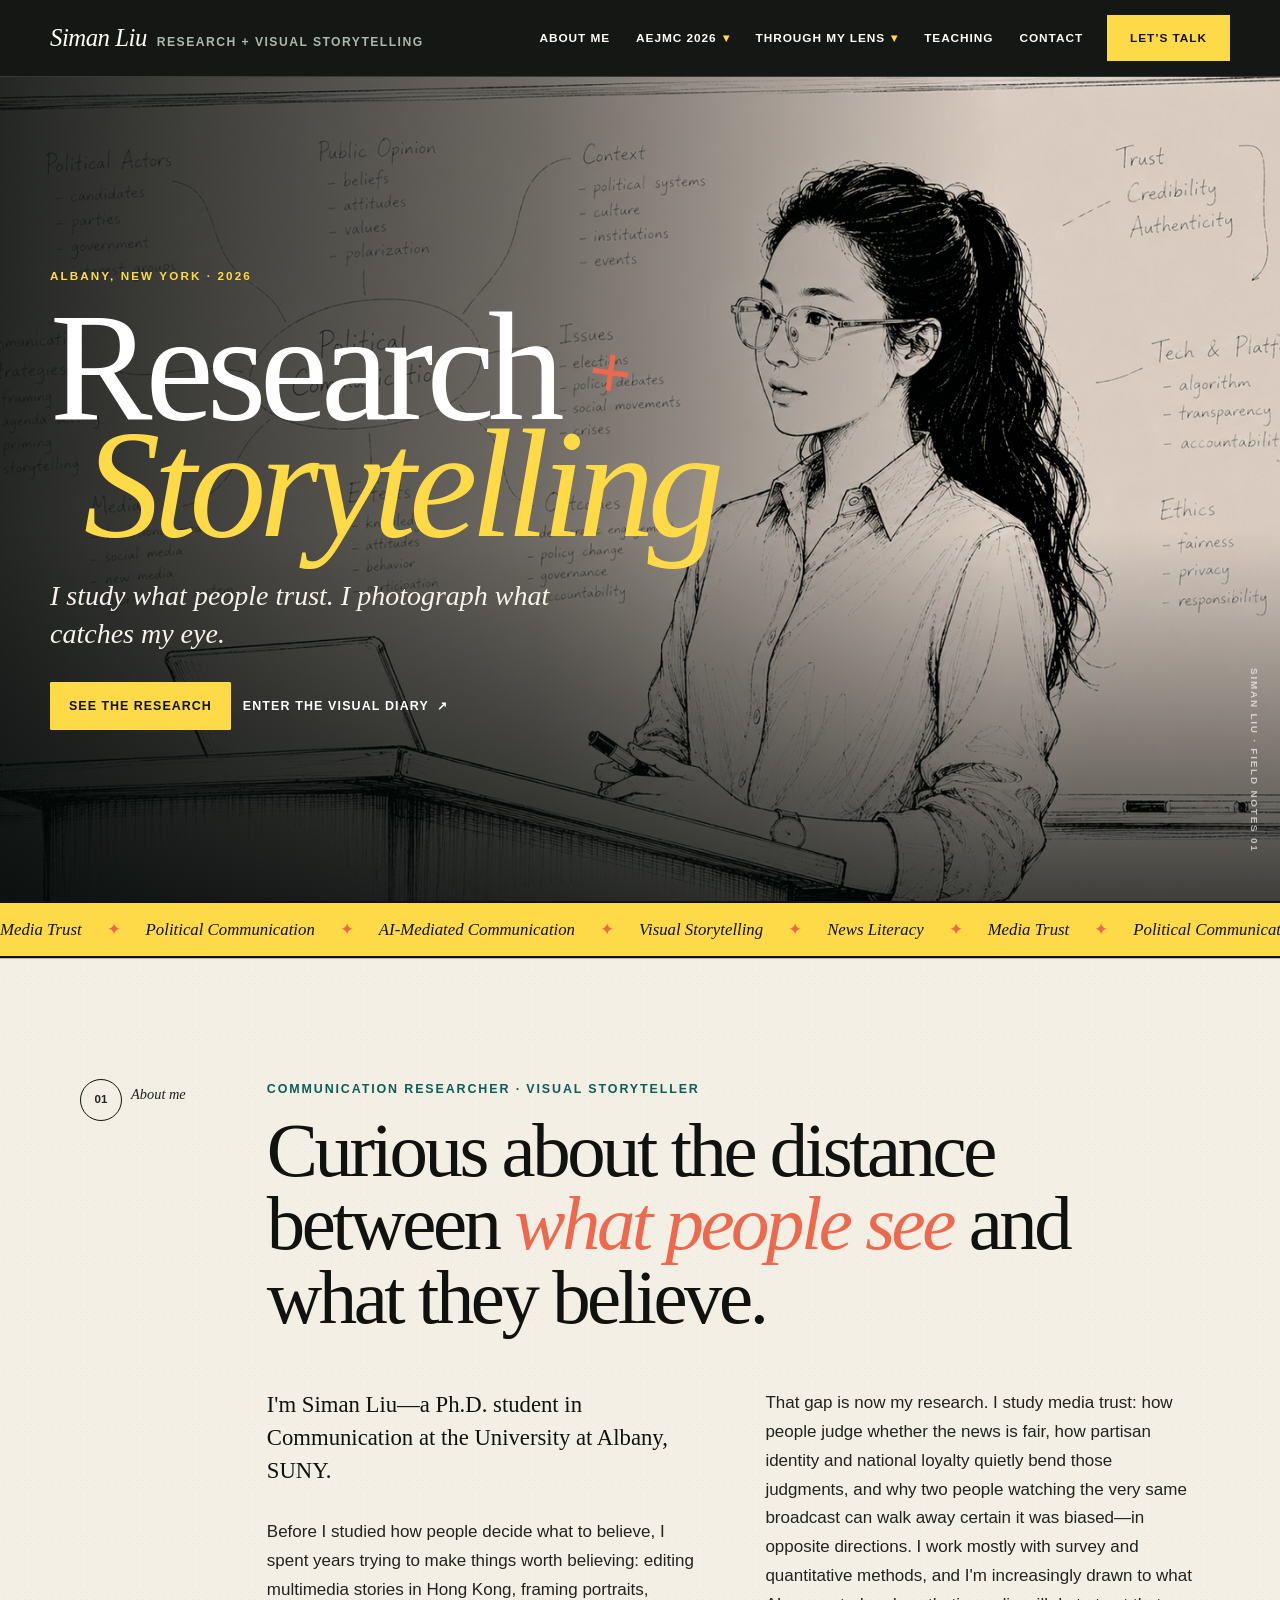
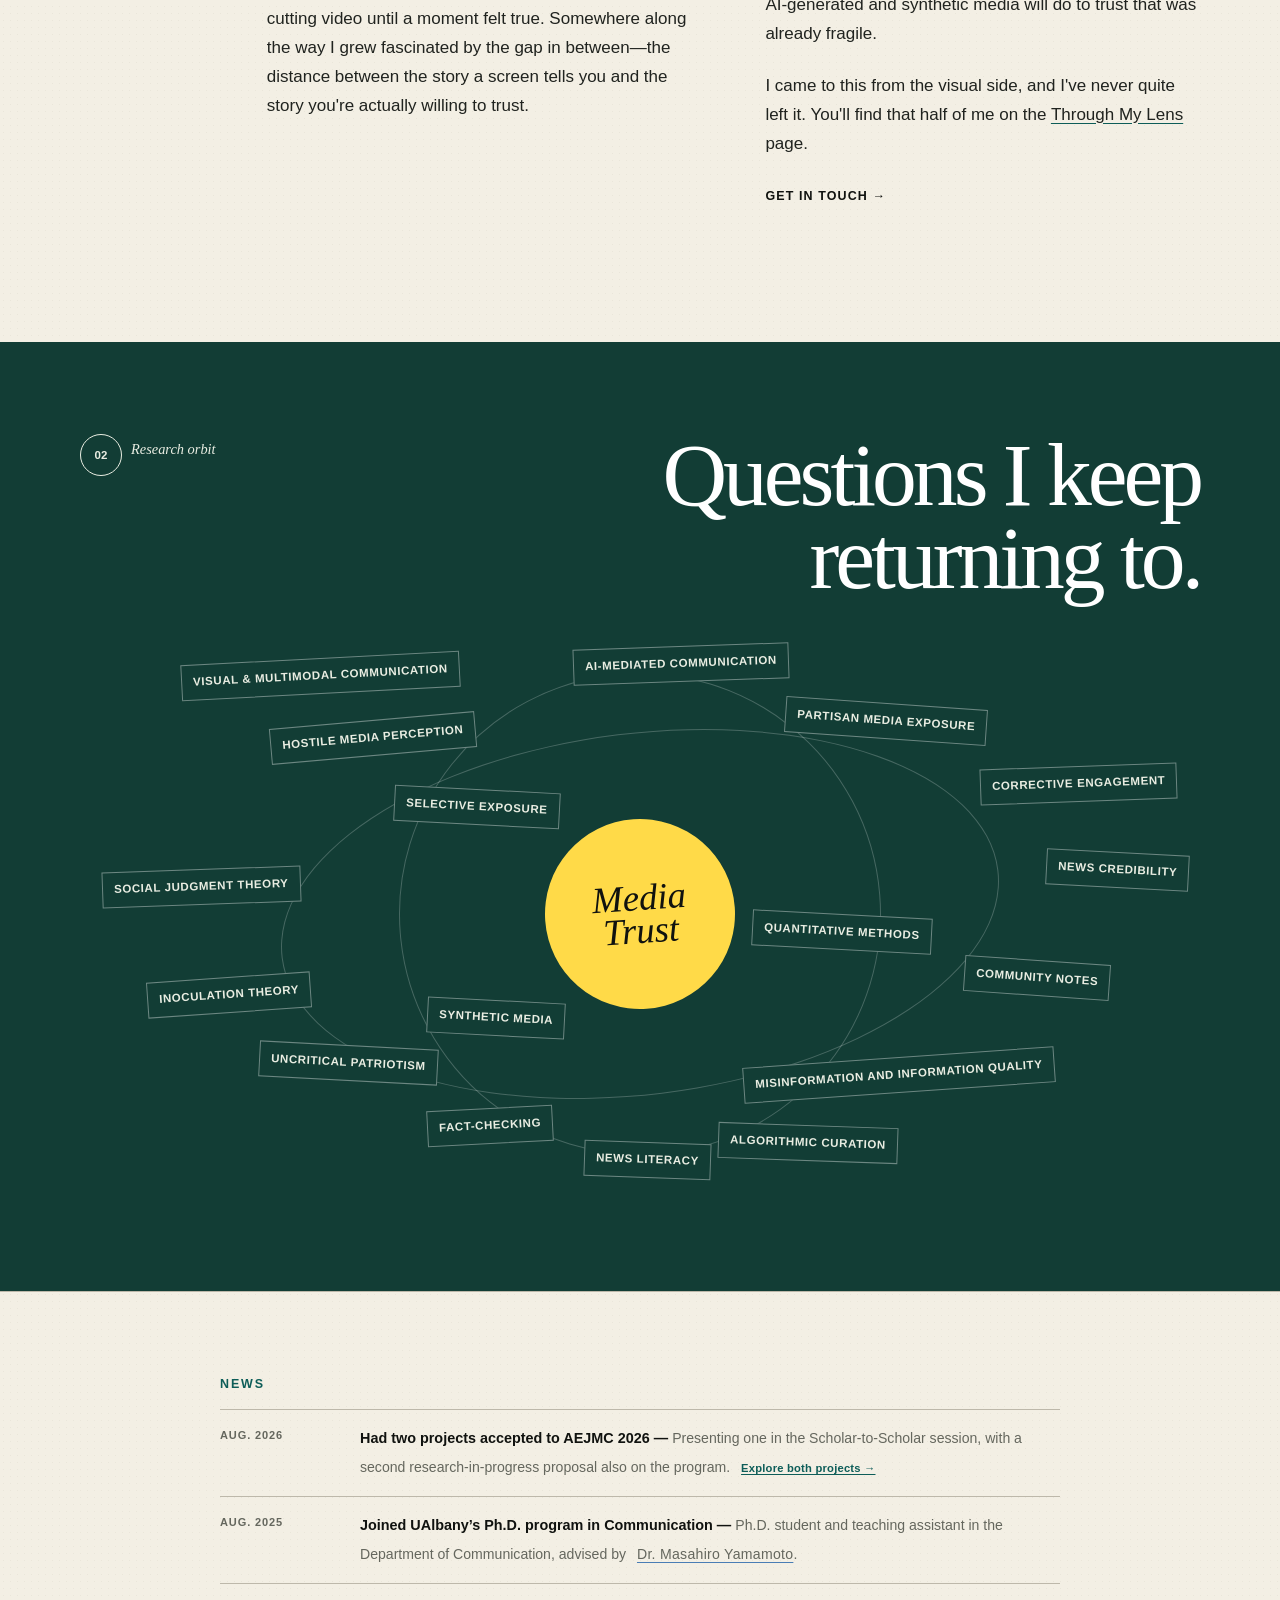
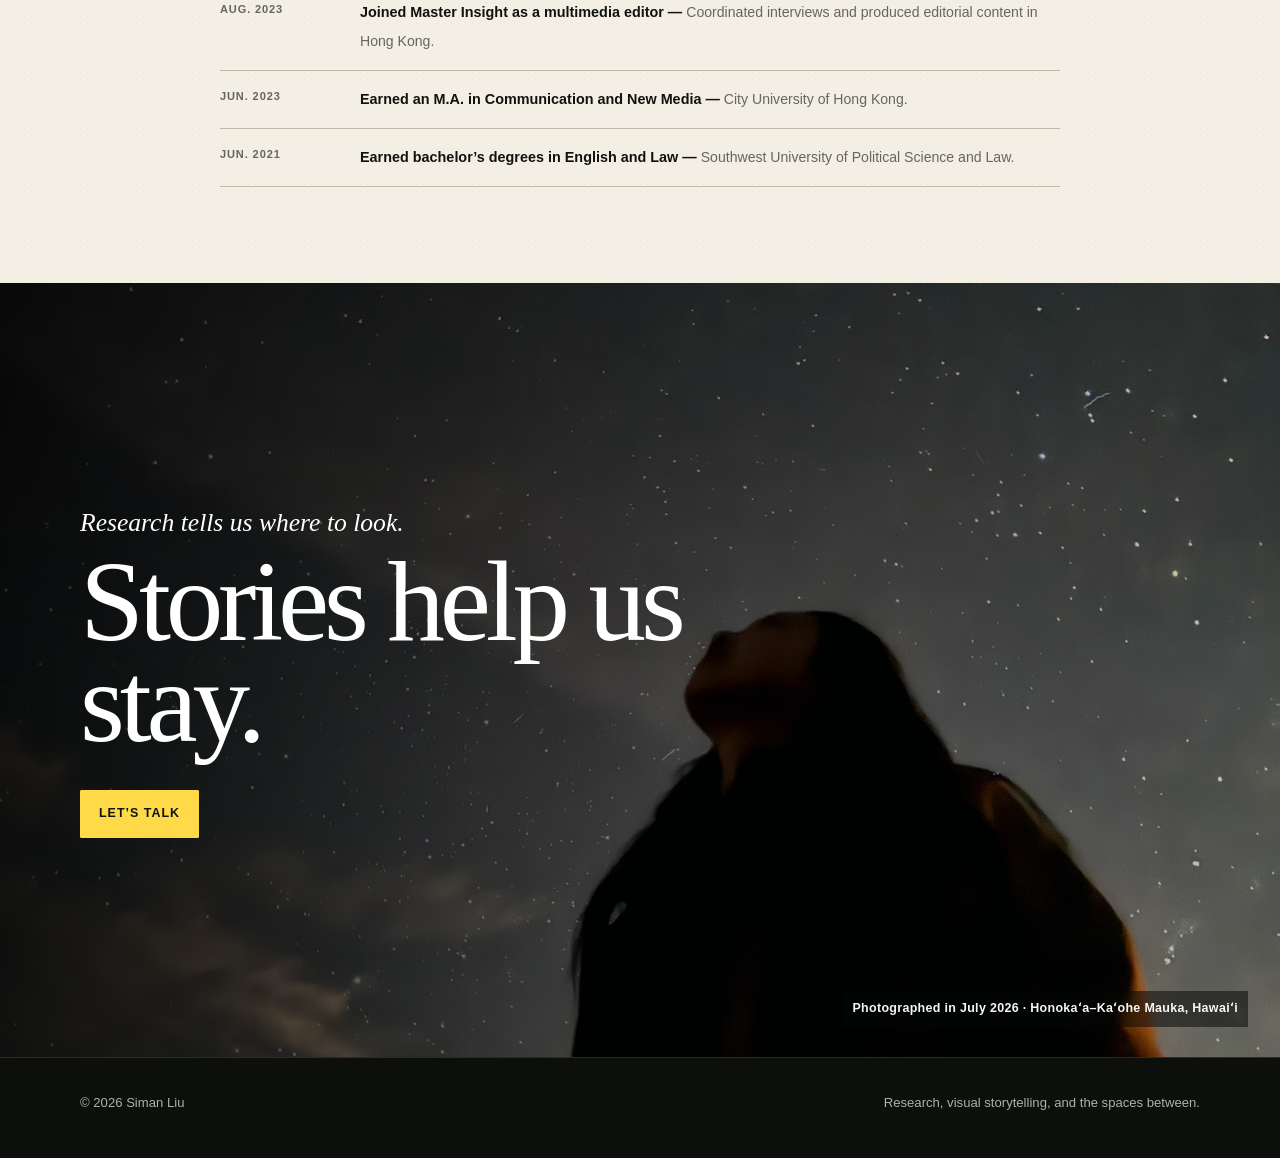
<file: index.html>
<!doctype html>
<html lang="en">
  <head>
    <meta charset="utf-8" />
    <meta name="viewport" content="width=device-width, initial-scale=1" />
    <meta
      name="description"
      content="Siman Liu is a Ph.D. student in Communication at the University at Albany studying media trust, political communication, and emerging technologies."
    />
    <title>Siman Liu | Research + Visual Storytelling</title>
    <link rel="stylesheet" href="/assets/css/styles.css" />
    <script src="/assets/js/main.js?v=teaching" defer></script>
  </head>
  <body class="creative-home">
    <a class="skip-link" href="#main">Skip to main content</a>
    <header class="site-header">
      <div class="nav-wrap">
        <a class="brand" href="/">
          <span class="brand-name">Siman Liu</span>
          <span class="brand-mark">Research + Visual Storytelling</span>
        </a>
        <button
          class="menu-toggle"
          type="button"
          aria-label="Open navigation"
          aria-expanded="false"
          aria-controls="site-navigation"
        >
          ☰
        </button>
        <nav class="site-nav" id="site-navigation" aria-label="Primary navigation">
          <a href="/" aria-current="page">About Me</a>
          <a href="/aejmc2026/">AEJMC 2026</a>
          <a href="/lens/">Through My Lens</a>
          <a href="/teaching/">Teaching</a>
          <a href="/contact/">Contact</a>
        </nav>
      </div>
    </header>

    <main id="main">
      <section class="editorial-hero" aria-labelledby="hero-title">
        <img
          class="editorial-hero-image"
          src="/assets/images/creative/contact-political-communication.jpg"
          alt="Illustrated portrait of Siman Liu beside a political communication concept map"
        />
        <div class="editorial-hero-shade" aria-hidden="true"></div>
        <div class="editorial-hero-copy">
          <p class="issue-label">Albany, New York · 2026</p>
          <h1 id="hero-title">
            Research
            <span class="hero-plus">+</span>
            <em>Storytelling</em>
          </h1>
          <p class="hero-deck">
            I study what people trust. I photograph what catches my eye.
          </p>
          <div class="button-row">
            <a class="button sun-button" href="/aejmc2026/paper/">See the research</a>
            <a class="text-link light-link" href="/lens/portraits/">
              Enter the visual diary <span aria-hidden="true">↗</span>
            </a>
          </div>
        </div>
        <p class="vertical-note" aria-hidden="true">SIMAN LIU · FIELD NOTES 01</p>
      </section>

      <section class="ticker" aria-label="Research interests">
        <div class="ticker-track">
          <span>Media Trust</span><span>Political Communication</span>
          <span>AI-Mediated Communication</span><span>Visual Storytelling</span>
          <span>News Literacy</span><span>Media Trust</span>
          <span>Political Communication</span><span>AI-Mediated Communication</span>
          <span>Visual Storytelling</span><span>News Literacy</span>
        </div>
      </section>

      <section class="section intro-section" id="about">
        <div class="container editorial-intro">
          <figure class="mobile-about-portrait">
            <img
              src="/assets/images/creative/contact-political-communication.jpg"
              alt="Illustrated portrait of Siman Liu beside a political communication concept map"
            />
            <figcaption class="chapter-mark">
              <span>01</span>
              <p>About me</p>
            </figcaption>
          </figure>
          <div class="chapter-mark desktop-about-mark">
            <span>01</span>
            <p>About me</p>
          </div>
          <div class="intro-statement">
            <p class="eyebrow">Communication researcher · visual storyteller</p>
            <h2>
              Curious about the distance between
              <em>what people see</em> and what they believe.
            </h2>
          </div>
          <div class="intro-copy">
            <div class="bio-column">
              <p>
                I'm Siman Liu—a
                <span class="bio-key bio-key-degree">Ph.D. student in Communication</span>
                at the University at Albany, SUNY.
              </p>
              <p>
                Before I studied how people decide what to believe, I spent years trying
                to make things worth believing:
                <span class="bio-key bio-key-action">editing multimedia stories</span>
                in Hong Kong, <span class="bio-key bio-key-action">framing portraits</span>,
                <span class="bio-key bio-key-action">cutting video</span> until a moment
                felt true. Somewhere along the way I grew fascinated by
                <span class="bio-key bio-key-concept">the gap in between</span>—the distance
                between the story a screen tells you and the story you're actually
                willing to trust.
              </p>
            </div>
            <div class="bio-column">
              <p>
                That gap is now my research. I study
                <span class="bio-key bio-key-research">media trust</span>: how people judge
                whether the news is fair, how
                <span class="bio-key bio-key-research">partisan identity</span> and
                <span class="bio-key bio-key-research">national loyalty</span> quietly bend
                those judgments, and why two people watching the very same broadcast can
                walk away certain it was biased—in opposite directions. I work mostly
                with survey and quantitative methods, and I'm increasingly drawn to what
                <span class="bio-key bio-key-tech">AI-generated and synthetic media</span>
                will do to trust that was already fragile.
              </p>
              <p>
                I came to this from the
                <span class="bio-key bio-key-visual">visual side</span>, and I've never
                quite left it. You'll find that half of me on the
                <a href="/lens/portraits/">Through My Lens</a> page.
              </p>
              <a class="text-link" href="/contact/">Get in touch →</a>
            </div>
          </div>
        </div>
      </section>

      <section class="section research-section" id="research">
        <div class="container">
          <div class="research-heading">
            <div class="chapter-mark light">
              <span>02</span>
              <p>Research orbit</p>
            </div>
            <h2>Questions I keep returning to.</h2>
          </div>
          <div class="orbit" aria-label="Research interest keywords">
            <span class="orbit-rings" aria-hidden="true">
              <span></span>
              <span></span>
              <span></span>
            </span>
            <span class="orbit-center">Media<br />Trust</span>
            <span class="orbit-word o1">Hostile Media Perception</span>
            <span class="orbit-word o2">Partisan Media Exposure</span>
            <span class="orbit-word o3">Social Judgment Theory</span>
            <span class="orbit-word o4">Uncritical Patriotism</span>
            <span class="orbit-word o5">News Credibility</span>
            <span class="orbit-word o6">Misinformation and Information Quality</span>
            <span class="orbit-word o7">News Literacy</span>
            <span class="orbit-word o8">AI-Mediated Communication</span>
            <span class="orbit-word o9">Selective Exposure</span>
            <span class="orbit-word o10">Inoculation Theory</span>
            <span class="orbit-word o11">Community Notes</span>
            <span class="orbit-word o12">Fact-Checking</span>
            <span class="orbit-word o13">Corrective Engagement</span>
            <span class="orbit-word o14">Algorithmic Curation</span>
            <span class="orbit-word o15">Synthetic Media</span>
            <span class="orbit-word o16">Visual &amp; Multimodal Communication</span>
            <span class="orbit-word o17">Quantitative Methods</span>
            <span class="orbit-word mobile-orbit-extra o18">Image-Based Framing</span>
            <span class="orbit-word mobile-orbit-extra o19">Cross-National / Comparative Communication</span>
            <span class="orbit-word mobile-orbit-extra o20">Journalism Practice</span>
            <span class="orbit-word mobile-orbit-extra o21">Documentary and Visual Storytelling</span>
          </div>
        </div>
      </section>

      <section class="section news-section" id="news">
        <div class="container">
          <div class="news-header">
            <div>
              <p class="eyebrow">News</p>
            </div>
          </div>
          <div class="news-ledger">
            <article class="news-entry featured">
              <time>Aug. 2026</time>
              <div>
                <p class="news-type">Conference</p>
                <h3>Had two projects accepted to AEJMC 2026</h3>
                <p>
                  Presenting one in the Scholar-to-Scholar session, with a second
                  research-in-progress proposal also on the program.
                </p>
                <a href="/aejmc2026/">Explore both projects →</a>
              </div>
            </article>
            <article class="news-entry">
              <time>Aug. 2025</time>
              <div>
                <p class="news-type">Education</p>
                <h3>Joined UAlbany’s Ph.D. program in Communication</h3>
                <p>
                  Ph.D. student and teaching assistant in the Department of
                  Communication, advised by
                  <a
                    class="faculty-link"
                    href="https://www.albany.edu/communication/faculty/masahiro-yamamoto"
                    target="_blank"
                    rel="noopener"
                  >Dr. Masahiro Yamamoto</a>.
                </p>
              </div>
            </article>
            <article class="news-entry">
              <time>Aug. 2023</time>
              <div>
                <p class="news-type">Work</p>
                <h3>Joined Master Insight as a multimedia editor</h3>
                <p>
                  Coordinated interviews and produced editorial content in Hong Kong.
                </p>
              </div>
            </article>
            <article class="news-entry">
              <time>Jun. 2023</time>
              <div>
                <p class="news-type">Education</p>
                <h3>Earned an M.A. in Communication and New Media</h3>
                <p>City University of Hong Kong.</p>
              </div>
            </article>
            <article class="news-entry">
              <time>Jun. 2021</time>
              <div>
                <p class="news-type">Education</p>
                <h3>Earned bachelor’s degrees in English and Law</h3>
                <p>Southwest University of Political Science and Law.</p>
              </div>
            </article>
          </div>
        </div>
      </section>

      <section class="closing-frame">
        <img
          src="/assets/images/creative/haleakala-stars-02.jpg"
          alt="Siman looking up at a star-filled night sky in Hawaiʻi"
        />
        <div class="closing-frame-copy">
          <p>Research tells us where to look.</p>
          <h2>Stories help us stay.</h2>
          <a class="button sun-button" href="/lets-talk/">Let’s talk</a>
        </div>
        <p class="closing-frame-credit">
          Photographed in July 2026 · Honokaʻa–Kaʻohe Mauka, Hawaiʻi
        </p>
      </section>
    </main>

    <footer class="site-footer dark-footer">
      <div class="container footer-wrap">
        <p>© <span data-year></span> Siman Liu</p>
        <p>Research, visual storytelling, and the spaces between.</p>
      </div>
    </footer>
  </body>
</html>
</file>
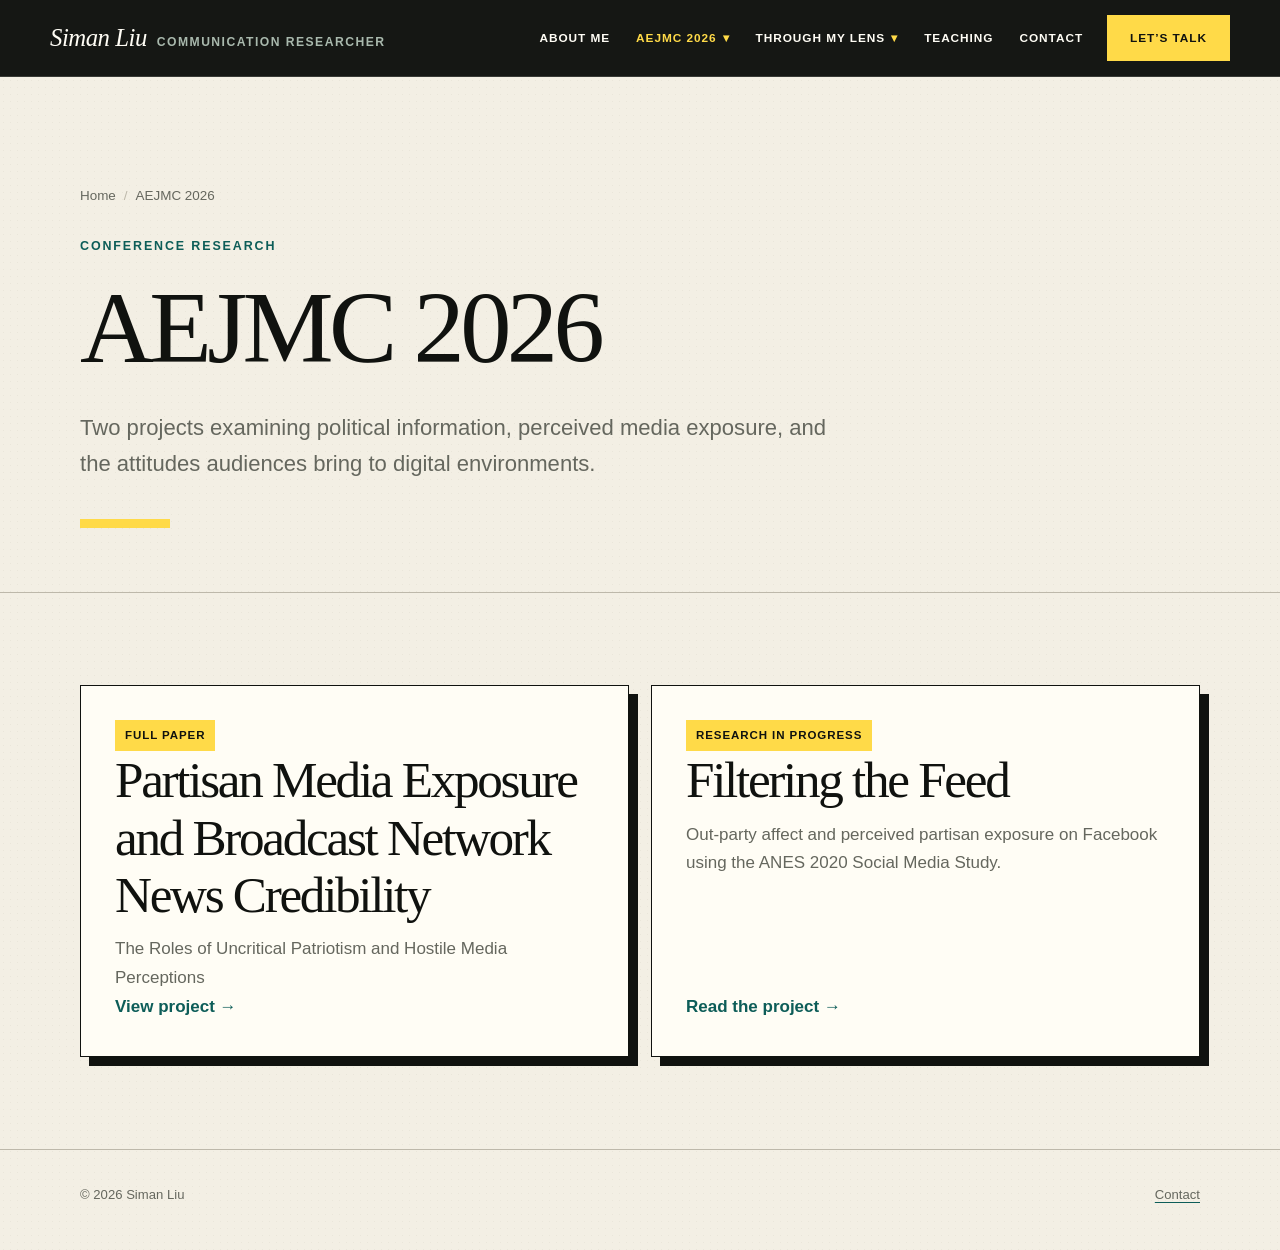
<file: aejmc2026/index.html>
<!doctype html>
<html lang="en">
  <head>
    <meta charset="utf-8" />
    <meta name="viewport" content="width=device-width, initial-scale=1" />
    <meta
      name="description"
      content="Siman Liu's papers and research-in-progress work for AEJMC 2026."
    />
    <title>AEJMC 2026 | Siman Liu</title>
    <link rel="stylesheet" href="/assets/css/styles.css" />
    <script src="/assets/js/main.js?v=teaching" defer></script>
  </head>
  <body class="aejmc-page">
    <a class="skip-link" href="#main">Skip to main content</a>
    <header class="site-header">
      <div class="nav-wrap">
        <a class="brand" href="/">
          <span class="brand-name">Siman Liu</span>
          <span class="brand-mark">Communication Researcher</span>
        </a>
        <button class="menu-toggle" type="button" aria-label="Open navigation" aria-expanded="false" aria-controls="site-navigation">☰</button>
        <nav class="site-nav" id="site-navigation" aria-label="Primary navigation">
          <a href="/">About Me</a>
          <a href="/aejmc2026/" aria-current="page">AEJMC 2026</a>
          <a href="/lens/">Through My Lens</a>
          <a href="/teaching/">Teaching</a>
          <a href="/contact/">Contact</a>
        </nav>
      </div>
    </header>
    <main id="main">
      <section class="container page-hero">
        <ol class="breadcrumb">
          <li><a href="/">Home</a></li>
          <li>AEJMC 2026</li>
        </ol>
        <p class="eyebrow">Conference Research</p>
        <h1>AEJMC 2026</h1>
        <p class="page-intro">
          Two projects examining political information, perceived media exposure, and
          the attitudes audiences bring to digital environments.
        </p>
      </section>
      <section class="section">
        <div class="container card-grid">
          <a class="card paper-card" href="/aejmc2026/paper/">
            <div>
              <span class="card-tag">Full Paper</span>
              <h2>Partisan Media Exposure and Broadcast Network News Credibility</h2>
              <p>
                The Roles of Uncritical Patriotism and Hostile Media Perceptions
              </p>
            </div>
            <span class="card-arrow">View project →</span>
          </a>
          <a class="card" href="/aejmc2026/rip/">
            <div>
              <span class="card-tag">Research in Progress</span>
              <h2>Filtering the Feed</h2>
              <p>
                Out-party affect and perceived partisan exposure on Facebook using the
                ANES 2020 Social Media Study.
              </p>
            </div>
            <span class="card-arrow">Read the project →</span>
          </a>
        </div>
      </section>
    </main>
    <footer class="site-footer">
      <div class="container footer-wrap">
        <p>© <span data-year></span> Siman Liu</p>
        <p><a href="/contact/">Contact</a></p>
      </div>
    </footer>
  </body>
</html>
</file>
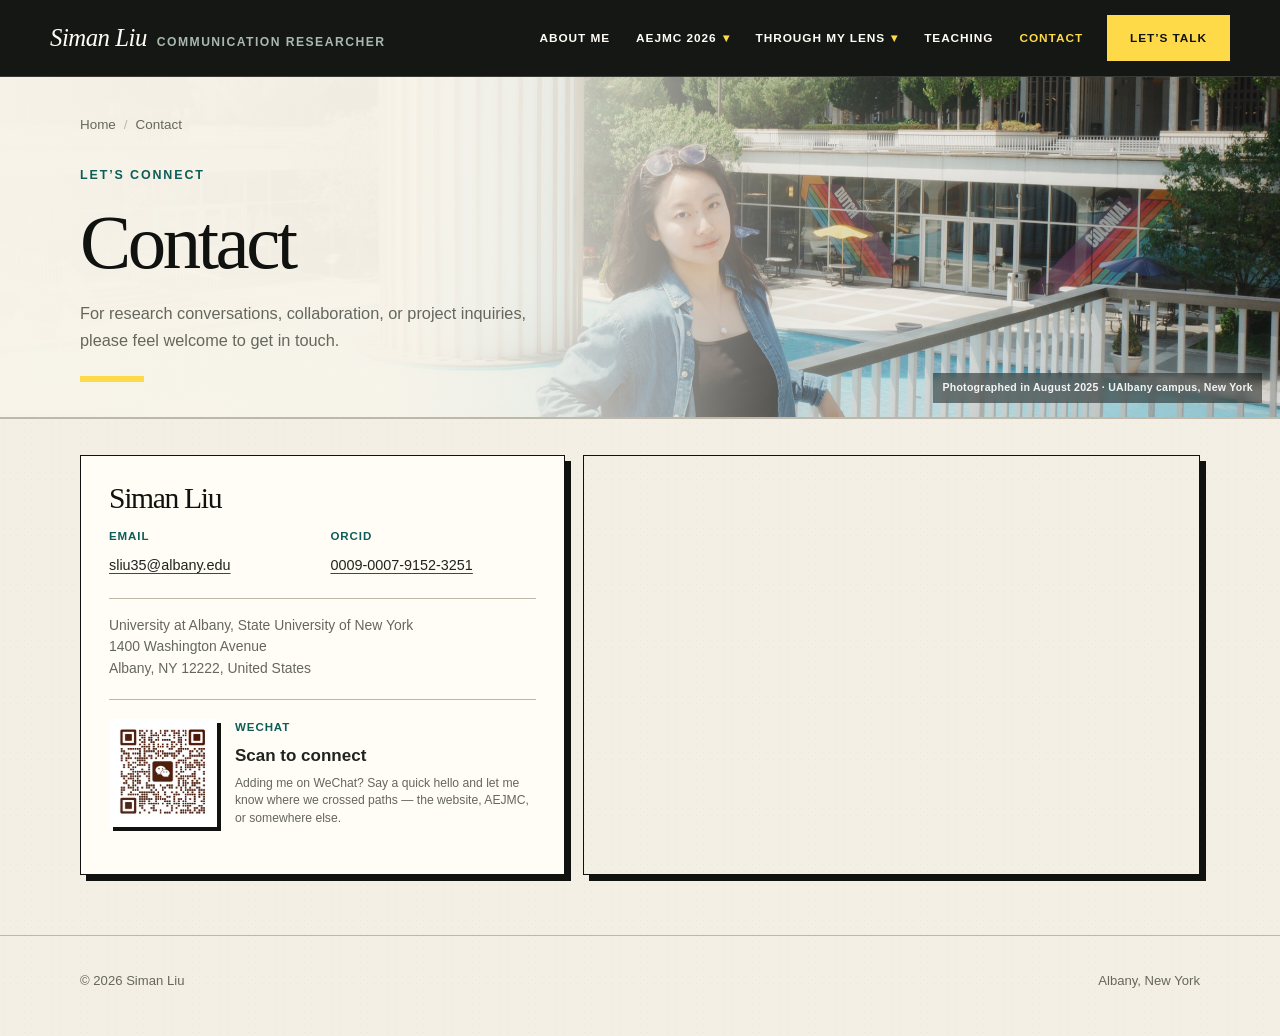
<file: contact/index.html>
<!doctype html>
<html lang="en">
  <head>
    <meta charset="utf-8" />
    <meta name="viewport" content="width=device-width, initial-scale=1" />
    <meta name="description" content="Contact Siman Liu at the University at Albany." />
    <title>Contact | Siman Liu</title>
    <link rel="stylesheet" href="/assets/css/styles.css" />
    <script src="/assets/js/main.js?v=teaching" defer></script>
  </head>
  <body class="contact-page">
    <a class="skip-link" href="#main">Skip to main content</a>
    <header class="site-header"><div class="nav-wrap"><a class="brand" href="/"><span class="brand-name">Siman Liu</span><span class="brand-mark">Communication Researcher</span></a><button class="menu-toggle" type="button" aria-label="Open navigation" aria-expanded="false" aria-controls="site-navigation">☰</button><nav class="site-nav" id="site-navigation" aria-label="Primary navigation"><a href="/">About Me</a><a href="/aejmc2026/">AEJMC 2026</a><a href="/lens/">Through My Lens</a><a href="/teaching/">Teaching</a><a href="/contact/" aria-current="page">Contact</a></nav></div></header>
    <main id="main">
      <section class="contact-photo-hero">
        <div class="contact-photo-copy">
          <ol class="breadcrumb"><li><a href="/">Home</a></li><li>Contact</li></ol>
          <p class="eyebrow">Let’s Connect</p>
          <h1>Contact</h1>
          <p class="page-intro">For research conversations, collaboration, or project inquiries, please feel welcome to get in touch.</p>
          <span class="contact-hero-rule" aria-hidden="true"></span>
        </div>
        <div class="contact-photo-media">
          <img
            src="/assets/images/creative/ualbany-wide.jpg"
            alt="Siman Liu at the University at Albany podium and fountain"
          />
        </div>
        <p class="contact-photo-credit">
          Photographed in August 2025 · UAlbany campus, New York
        </p>
      </section>
      <section class="section">
        <div class="container contact-grid">
          <div class="contact-card">
            <h2>Siman Liu</h2>
            <ul class="contact-links">
              <li><span class="meta-label">Email</span><a href="mailto:sliu35@albany.edu">sliu35@albany.edu</a></li>
              <li><span class="meta-label">ORCID</span><a href="https://orcid.org/0009-0007-9152-3251" target="_blank" rel="me noopener">0009-0007-9152-3251</a></li>
            </ul>
            <address>
              University at Albany, State University of New York<br />
              1400 Washington Avenue<br />
              Albany, NY 12222, United States
            </address>
            <div class="qr-wrap">
              <button
                class="qr-trigger"
                type="button"
                aria-label="Enlarge Siman Liu’s WeChat QR code"
                aria-haspopup="dialog"
                aria-controls="wechat-qr-modal"
                aria-expanded="false"
                data-qr-open
              >
                <img src="/assets/images/wechat-qr.png" alt="" />
              </button>
              <div>
                <span class="meta-label">WeChat</span>
                <strong>Scan to connect</strong>
                <p>
                  Adding me on WeChat? Say a quick hello and let me know where
                  we crossed paths — the website, AEJMC, or somewhere else.
                </p>
              </div>
            </div>
          </div>
          <iframe
            class="map-frame"
            title="Map of the University at Albany"
            src="https://www.google.com/maps?q=University%20at%20Albany%2C%201400%20Washington%20Avenue%2C%20Albany%2C%20NY%2012222&output=embed"
            loading="lazy"
            referrerpolicy="no-referrer-when-downgrade"
          ></iframe>
        </div>
      </section>
    </main>
    <div
      class="qr-modal"
      id="wechat-qr-modal"
      role="dialog"
      aria-modal="true"
      aria-labelledby="wechat-qr-title"
      hidden
    >
      <div class="qr-modal-card">
        <button
          class="qr-modal-close"
          type="button"
          aria-label="Close enlarged WeChat QR code"
          data-qr-close
        >
          ×
        </button>
        <p class="eyebrow">WeChat</p>
        <h2 id="wechat-qr-title">Scan to connect</h2>
        <img
          src="/assets/images/wechat-qr.png"
          alt="WeChat QR code for Siman Liu"
        />
        <div class="qr-modal-actions">
          <a
            class="sun-button"
            href="/assets/images/wechat-qr.png"
            download="siman-liu-wechat-qr.png"
          >
            Save QR code
          </a>
          <button class="text-button" type="button" data-qr-close>Close</button>
        </div>
      </div>
    </div>
    <footer class="site-footer"><div class="container footer-wrap"><p>© <span data-year></span> Siman Liu</p><p>Albany, New York</p></div></footer>
  </body>
</html>
</file>
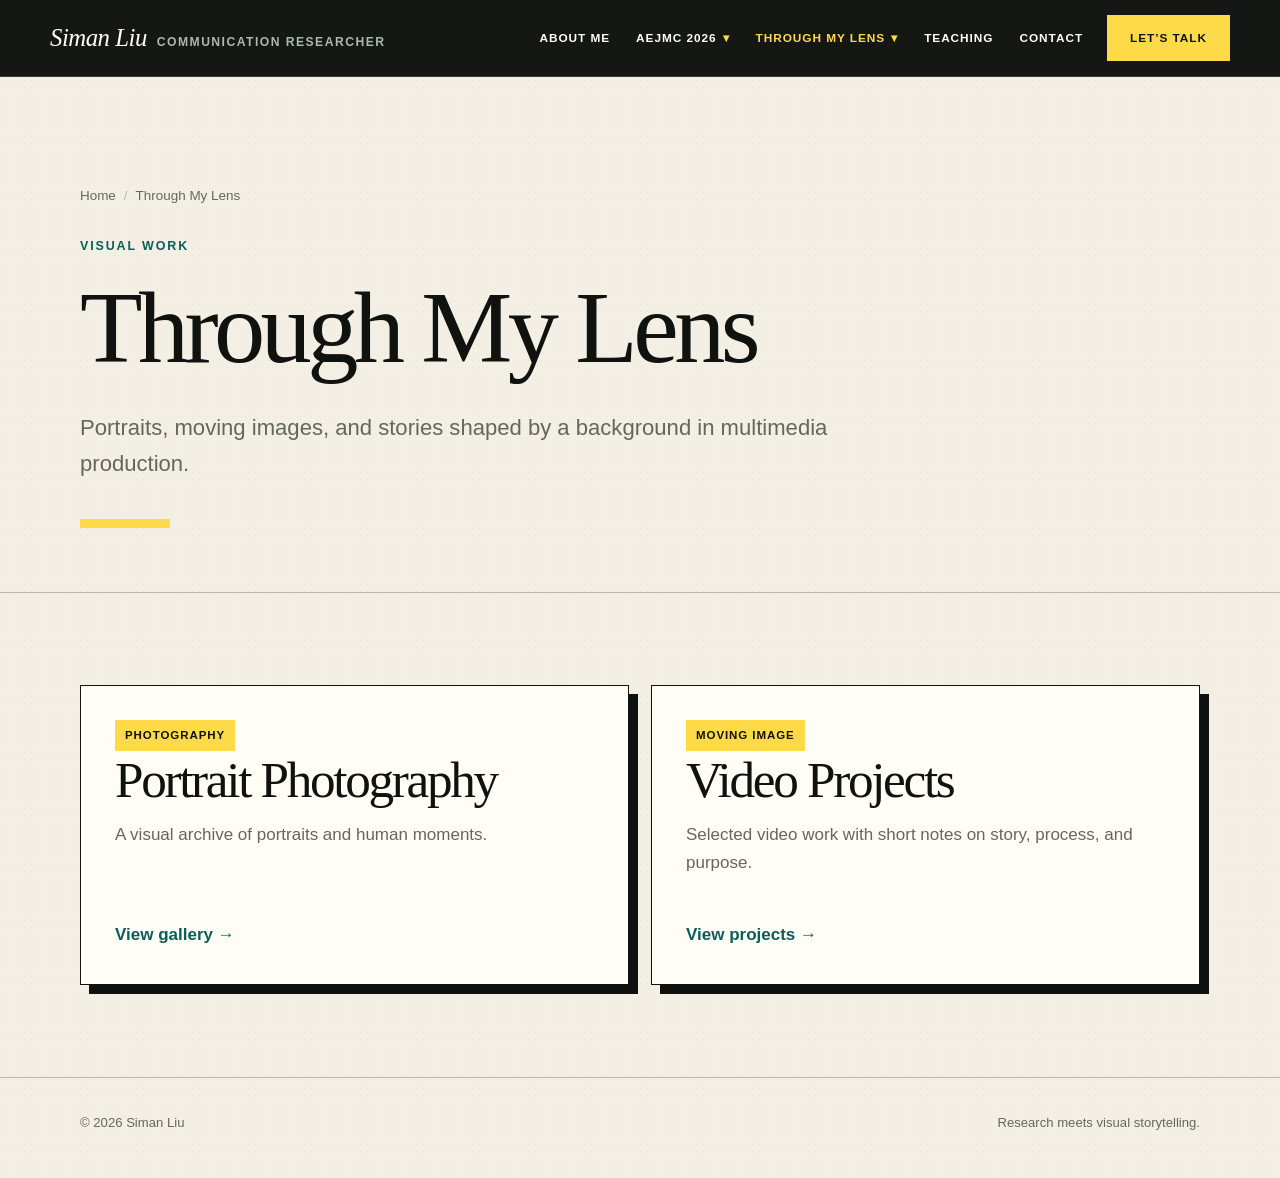
<file: lens/index.html>
<!doctype html>
<html lang="en">
  <head>
    <meta charset="utf-8" />
    <meta name="viewport" content="width=device-width, initial-scale=1" />
    <meta name="description" content="Photography and video work by Siman Liu." />
    <title>Through My Lens | Siman Liu</title>
    <link rel="stylesheet" href="/assets/css/styles.css" />
    <script src="/assets/js/main.js?v=teaching" defer></script>
  </head>
  <body>
    <a class="skip-link" href="#main">Skip to main content</a>
    <header class="site-header">
      <div class="nav-wrap">
        <a class="brand" href="/"><span class="brand-name">Siman Liu</span><span class="brand-mark">Communication Researcher</span></a>
        <button class="menu-toggle" type="button" aria-label="Open navigation" aria-expanded="false" aria-controls="site-navigation">☰</button>
        <nav class="site-nav" id="site-navigation" aria-label="Primary navigation">
          <a href="/">About Me</a><a href="/aejmc2026/">AEJMC 2026</a><a href="/lens/" aria-current="page">Through My Lens</a><a href="/teaching/">Teaching</a><a href="/contact/">Contact</a>
        </nav>
      </div>
    </header>
    <main id="main">
      <section class="container page-hero">
        <ol class="breadcrumb"><li><a href="/">Home</a></li><li>Through My Lens</li></ol>
        <p class="eyebrow">Visual Work</p>
        <h1>Through My Lens</h1>
        <p class="page-intro">
          Portraits, moving images, and stories shaped by a background in multimedia
          production.
        </p>
      </section>
      <section class="section">
        <div class="container card-grid">
          <a class="card" href="/lens/portraits/">
            <div>
              <span class="card-tag">Photography</span>
              <h2>Portrait Photography</h2>
              <p>A visual archive of portraits and human moments.</p>
            </div>
            <span class="card-arrow">View gallery →</span>
          </a>
          <a class="card" href="/lens/videos/">
            <div>
              <span class="card-tag">Moving Image</span>
              <h2>Video Projects</h2>
              <p>Selected video work with short notes on story, process, and purpose.</p>
            </div>
            <span class="card-arrow">View projects →</span>
          </a>
        </div>
      </section>
    </main>
    <footer class="site-footer"><div class="container footer-wrap"><p>© <span data-year></span> Siman Liu</p><p>Research meets visual storytelling.</p></div></footer>
  </body>
</html>
</file>
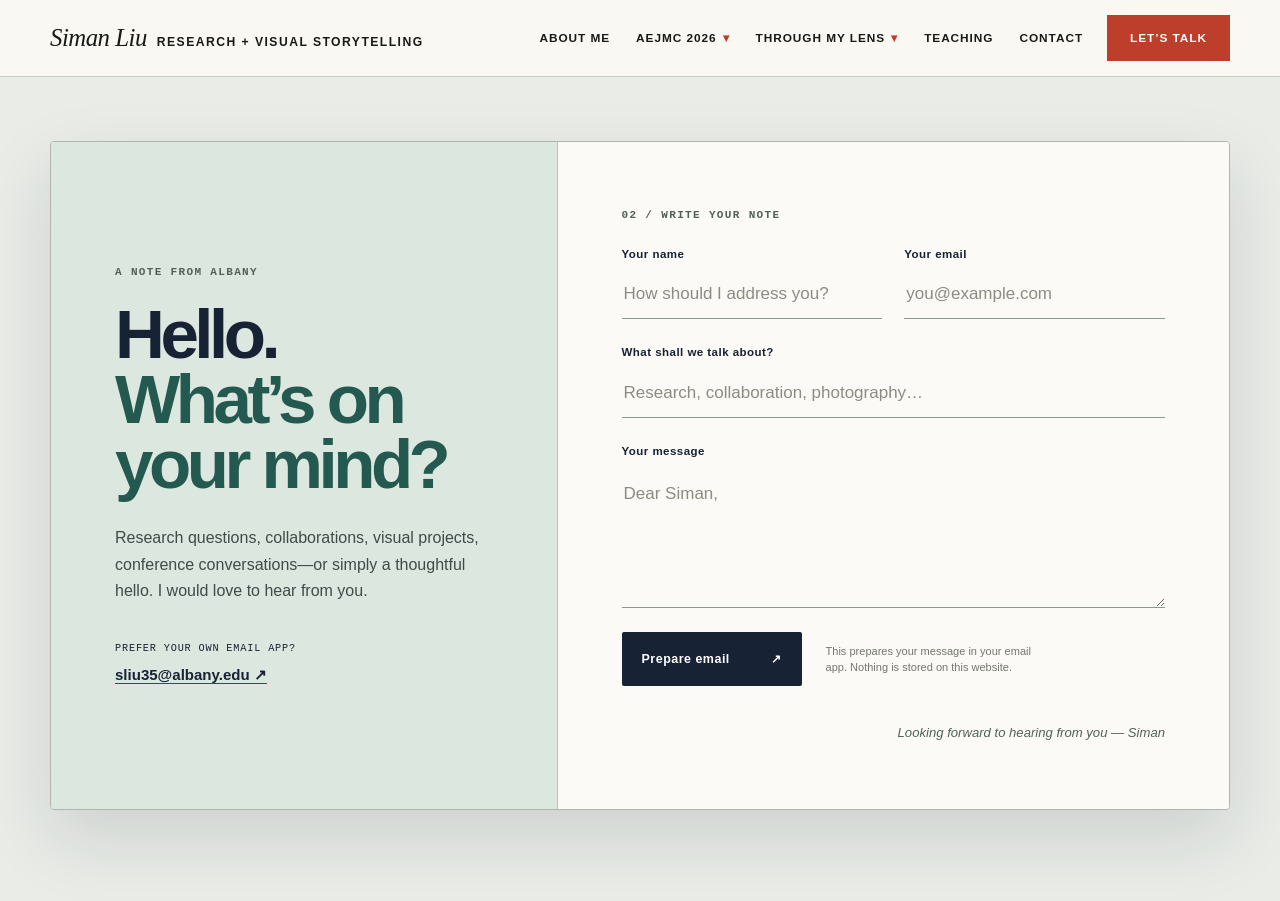
<file: lets-talk/index.html>
<!doctype html>
<html lang="en">
  <head>
    <meta charset="utf-8" />
    <meta name="viewport" content="width=device-width, initial-scale=1" />
    <meta
      name="description"
      content="Send a research, collaboration, or project inquiry to Siman Liu."
    />
    <title>Let’s Talk | Siman Liu</title>
    <link rel="stylesheet" href="/assets/css/styles.css" />
    <script src="/assets/js/main.js?v=teaching" defer></script>
  </head>
  <body class="letter-page">
    <a class="skip-link" href="#main">Skip to main content</a>
    <header class="site-header">
      <div class="nav-wrap">
        <a class="brand" href="/">
          <span class="brand-name">Siman Liu</span>
          <span class="brand-mark">Research + Visual Storytelling</span>
        </a>
        <button
          class="menu-toggle"
          type="button"
          aria-label="Open navigation"
          aria-expanded="false"
          aria-controls="site-navigation"
        >
          ☰
        </button>
        <nav class="site-nav" id="site-navigation" aria-label="Primary navigation"></nav>
      </div>
    </header>

    <main class="letter-main" id="main">
      <div class="letter-shell">
        <section class="letter-intro" aria-labelledby="talk-title">
          <p class="letter-kicker">A note from Albany</p>
          <h1 id="talk-title">Hello.<br /><em>What’s on your mind?</em></h1>
          <p class="letter-deck">
            Research questions, collaborations, visual projects, conference
            conversations—or simply a thoughtful hello. I would love to hear from you.
          </p>
          <div class="letter-direct">
            <span>Prefer your own email app?</span>
            <a href="mailto:sliu35@albany.edu">sliu35@albany.edu ↗</a>
          </div>
        </section>

        <section class="letter-form-wrap" aria-label="Email form">
          <p class="form-number">02 / Write your note</p>
          <form
            class="letter-form"
            id="email-form"
            action="mailto:sliu35@albany.edu"
            method="post"
            enctype="text/plain"
          >
            <div class="letter-form-row">
              <div class="letter-field">
                <label for="name">Your name</label>
                <input
                  id="name"
                  name="name"
                  type="text"
                  autocomplete="name"
                  placeholder="How should I address you?"
                  required
                />
              </div>
              <div class="letter-field">
                <label for="email">Your email</label>
                <input
                  id="email"
                  name="email"
                  type="email"
                  autocomplete="email"
                  placeholder="you@example.com"
                  required
                />
              </div>
            </div>

            <div class="letter-field">
              <label for="subject">What shall we talk about?</label>
              <input
                id="subject"
                name="subject"
                type="text"
                placeholder="Research, collaboration, photography…"
                required
              />
            </div>

            <div class="letter-field">
              <label for="message">Your message</label>
              <textarea
                id="message"
                name="message"
                placeholder="Dear Siman,"
                required
              ></textarea>
            </div>

            <div class="letter-form-footer">
              <button class="letter-submit" type="submit">
                Prepare email <span aria-hidden="true">↗</span>
              </button>
              <p>
                This prepares your message in your email app. Nothing is stored on this
                website.
              </p>
            </div>
          </form>
          <p class="letter-signoff">Looking forward to hearing from you — Siman</p>
        </section>
      </div>
    </main>
  </body>
</html>
</file>
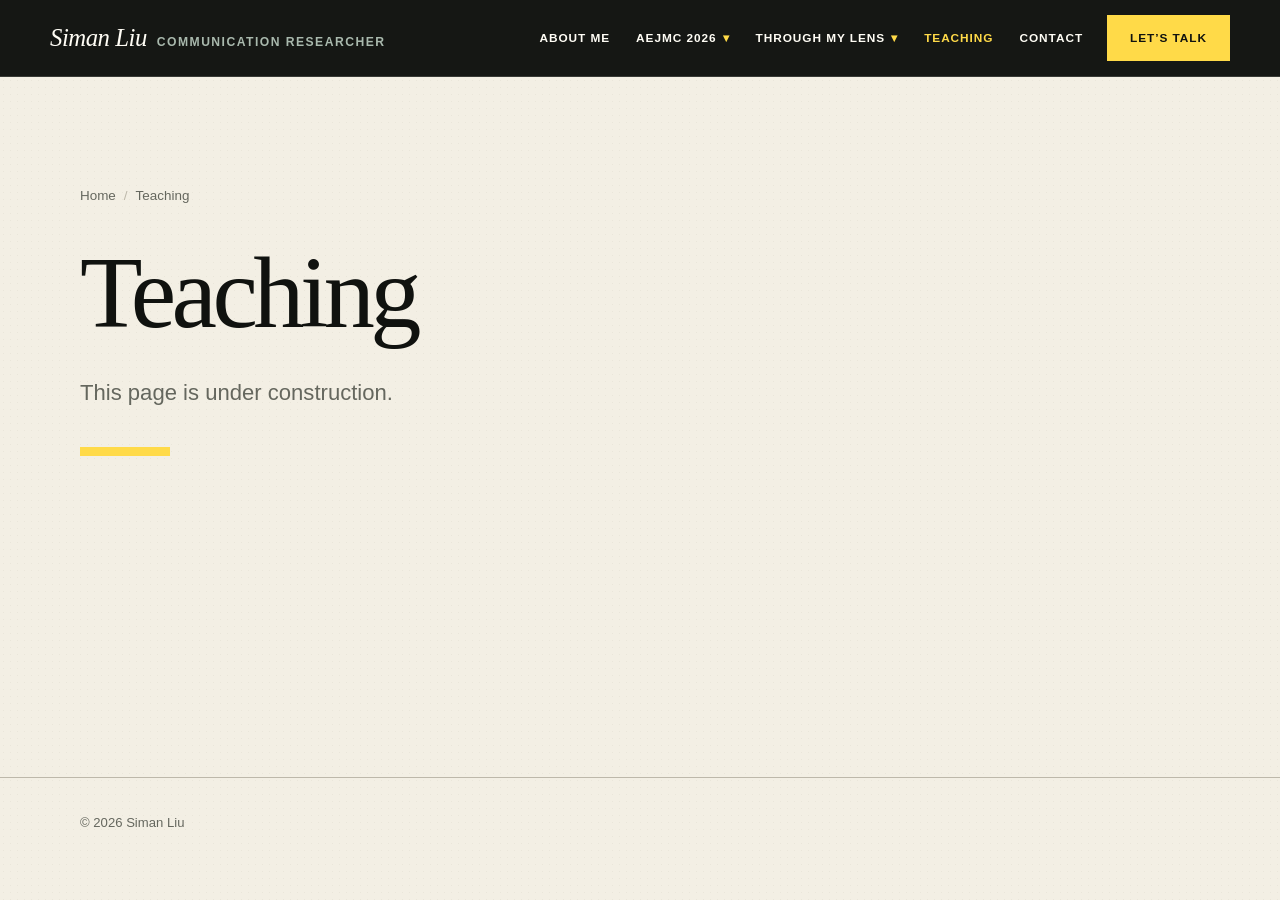
<file: teaching/index.html>
<!doctype html>
<html lang="en">
  <head>
    <meta charset="utf-8" />
    <meta name="viewport" content="width=device-width, initial-scale=1" />
    <title>Teaching | Siman Liu</title>
    <link rel="stylesheet" href="/assets/css/styles.css" />
    <script src="/assets/js/main.js?v=teaching" defer></script>
  </head>
  <body>
    <a class="skip-link" href="#main">Skip to main content</a>
    <header class="site-header">
      <div class="nav-wrap">
        <a class="brand" href="/">
          <span class="brand-name">Siman Liu</span>
          <span class="brand-mark">Communication Researcher</span>
        </a>
        <button class="menu-toggle" type="button" aria-label="Open navigation" aria-expanded="false" aria-controls="site-navigation">☰</button>
        <nav class="site-nav" id="site-navigation" aria-label="Primary navigation">
          <a href="/">About Me</a>
          <a href="/aejmc2026/">AEJMC 2026</a>
          <a href="/lens/">Through My Lens</a>
          <a href="/teaching/" aria-current="page">Teaching</a>
          <a href="/contact/">Contact</a>
        </nav>
      </div>
    </header>
    <main id="main">
      <section class="container page-hero">
        <ol class="breadcrumb">
          <li><a href="/">Home</a></li>
          <li>Teaching</li>
        </ol>
        <h1>Teaching</h1>
        <p class="page-intro">This page is under construction.</p>
      </section>
    </main>
    <footer class="site-footer">
      <div class="container footer-wrap">
        <p>© <span data-year></span> Siman Liu</p>
      </div>
    </footer>
  </body>
</html>
</file>
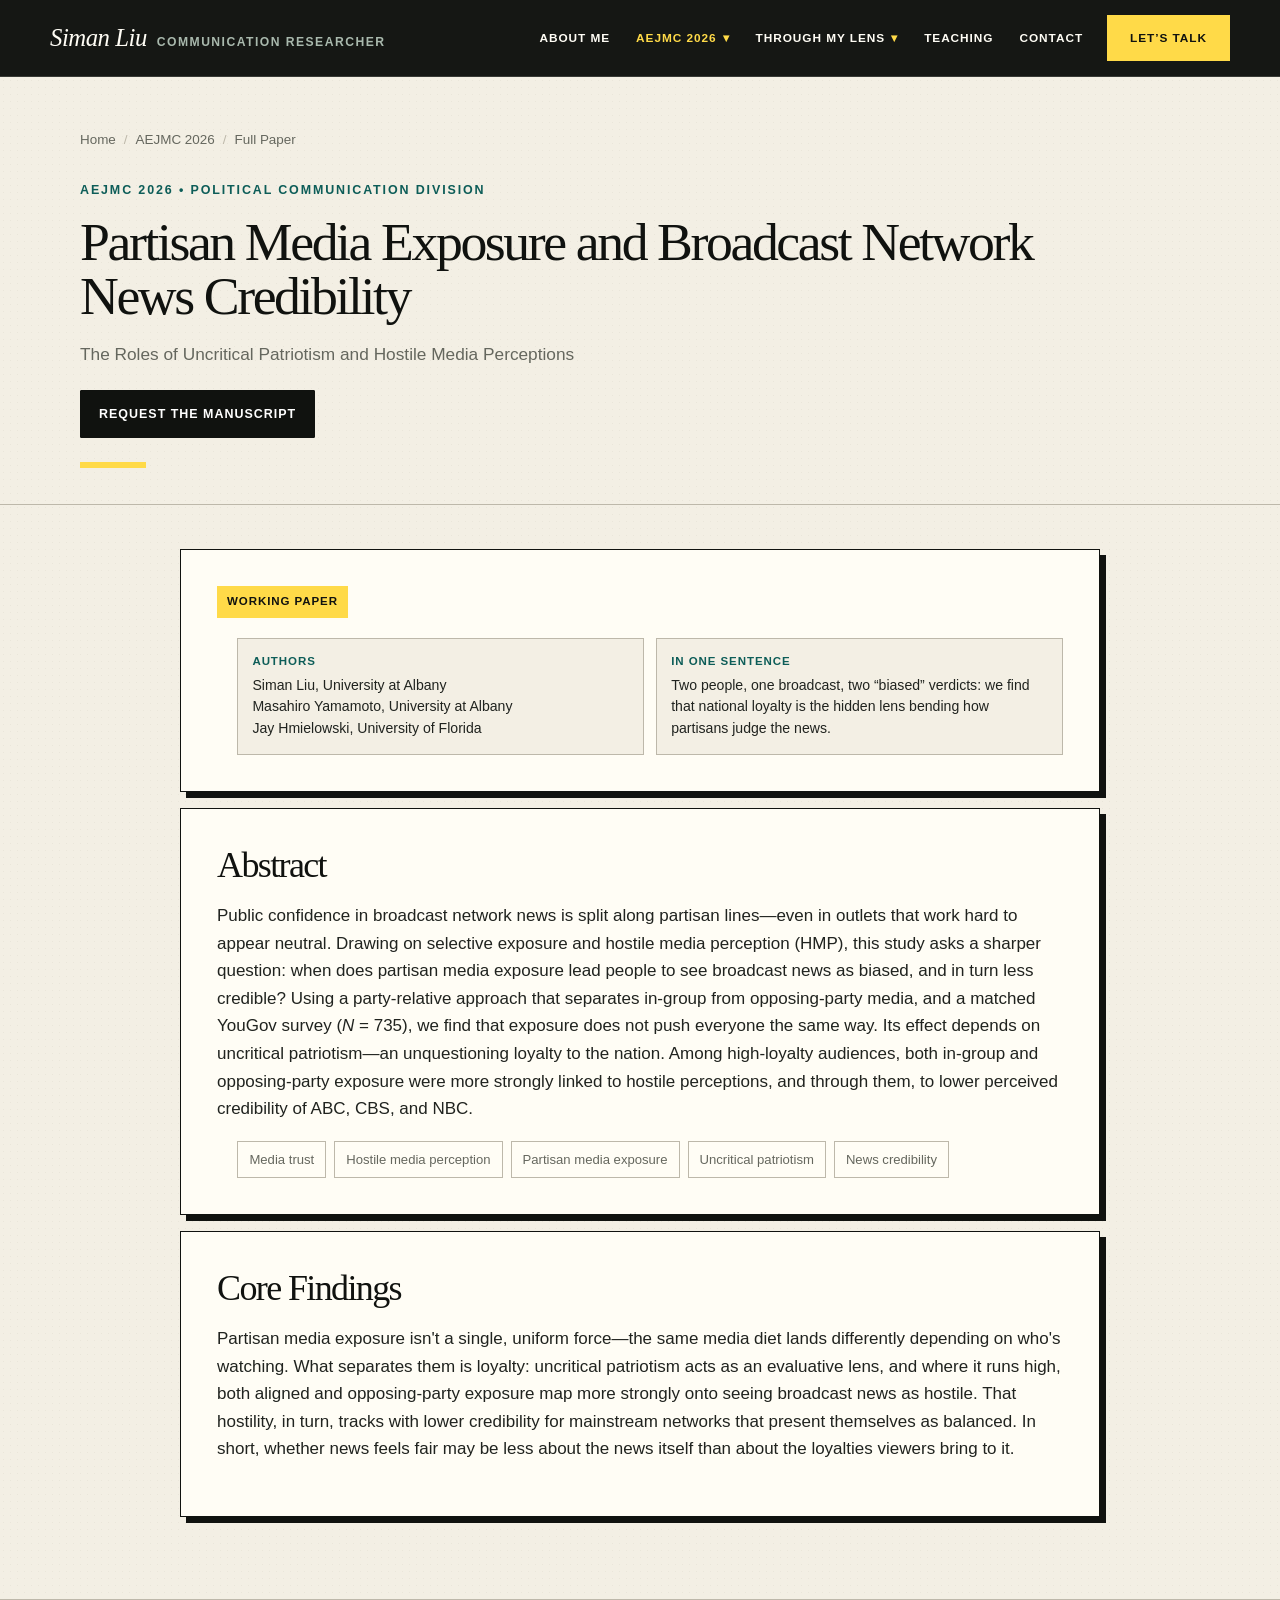
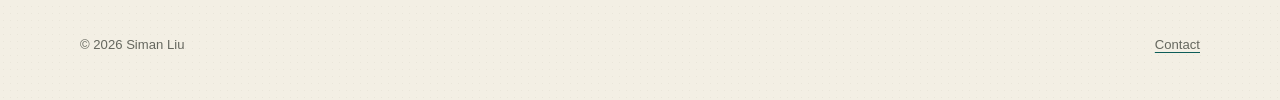
<file: aejmc2026/paper/index.html>
<!doctype html>
<html lang="en">
  <head>
    <meta charset="utf-8" />
    <meta name="viewport" content="width=device-width, initial-scale=1" />
    <meta name="description" content="AEJMC 2026 full paper and poster by Siman Liu." />
    <title>Full Paper | AEJMC 2026 | Siman Liu</title>
    <link rel="stylesheet" href="/assets/css/styles.css" />
    <script src="/assets/js/main.js?v=teaching" defer></script>
  </head>
  <body class="paper-page">
    <a class="skip-link" href="#main">Skip to main content</a>
    <header class="site-header">
      <div class="nav-wrap">
        <a class="brand" href="/"><span class="brand-name">Siman Liu</span><span class="brand-mark">Communication Researcher</span></a>
        <button class="menu-toggle" type="button" aria-label="Open navigation" aria-expanded="false" aria-controls="site-navigation">☰</button>
        <nav class="site-nav" id="site-navigation" aria-label="Primary navigation">
          <a href="/">About Me</a><a href="/aejmc2026/" aria-current="page">AEJMC 2026</a><a href="/lens/">Through My Lens</a><a href="/teaching/">Teaching</a><a href="/contact/">Contact</a>
        </nav>
      </div>
    </header>
    <main id="main">
      <section class="container page-hero">
        <ol class="breadcrumb">
          <li><a href="/">Home</a></li>
          <li><a href="/aejmc2026/">AEJMC 2026</a></li>
          <li>Full Paper</li>
        </ol>
        <p class="eyebrow">AEJMC 2026 • Political Communication Division</p>
        <h1>
          Partisan Media Exposure and Broadcast Network News Credibility
        </h1>
        <p class="page-intro">
          The Roles of Uncritical Patriotism and Hostile Media Perceptions
        </p>
        <div class="button-row">
          <a class="button" href="mailto:sliu35@albany.edu?subject=AEJMC%202026%20full%20paper%20request">Request the manuscript</a>
        </div>
      </section>
      <section class="section">
        <div class="narrow">
          <article class="content-panel">
            <span class="status">Working paper</span>
            <ul class="meta-list">
              <li class="authors-list">
                <span class="meta-label">Authors</span>
                <span class="author-line">Siman Liu, University at Albany</span>
                <span class="author-line">Masahiro Yamamoto, University at Albany</span>
                <span class="author-line">Jay Hmielowski, University of Florida</span>
              </li>
              <li>
                <span class="meta-label">In One Sentence</span>
                Two people, one broadcast, two “biased” verdicts: we find that national
                loyalty is the hidden lens bending how partisans judge the news.
              </li>
            </ul>
          </article>

          <article class="content-panel">
            <h2>Abstract</h2>
            <p>
              Public confidence in broadcast network news is split along partisan
              lines—even in outlets that work hard to appear neutral. Drawing on
              selective exposure and hostile media perception (HMP), this study asks a
              sharper question: when does partisan media exposure lead people to see
              broadcast news as biased, and in turn less credible? Using a
              party-relative approach that separates in-group from opposing-party
              media, and a matched YouGov survey (<em>N</em> = 735), we find that
              exposure does not push everyone the same way. Its effect depends on uncritical
              patriotism—an unquestioning loyalty to the nation. Among high-loyalty
              audiences, both in-group and opposing-party exposure were more strongly
              linked to hostile perceptions, and through them, to lower perceived
              credibility of ABC, CBS, and NBC.
            </p>
            <ul class="keyword-list" aria-label="Keywords">
              <li>Media trust</li>
              <li>Hostile media perception</li>
              <li>Partisan media exposure</li>
              <li>Uncritical patriotism</li>
              <li>News credibility</li>
            </ul>
          </article>

          <article class="content-panel">
            <h2>Core Findings</h2>
            <p>
              Partisan media exposure isn't a single, uniform force—the same media diet
              lands differently depending on who's watching. What separates them is
              loyalty: uncritical patriotism acts as an evaluative lens, and where it
              runs high, both aligned and opposing-party exposure map more strongly onto
              seeing broadcast news as hostile. That hostility, in turn, tracks with
              lower credibility for mainstream networks that present themselves as
              balanced. In short, whether news feels fair may be less about the news
              itself than about the loyalties viewers bring to it.
            </p>
          </article>

        </div>
      </section>
    </main>
    <footer class="site-footer">
      <div class="container footer-wrap"><p>© <span data-year></span> Siman Liu</p><p><a href="/contact/">Contact</a></p></div>
    </footer>
  </body>
</html>
</file>
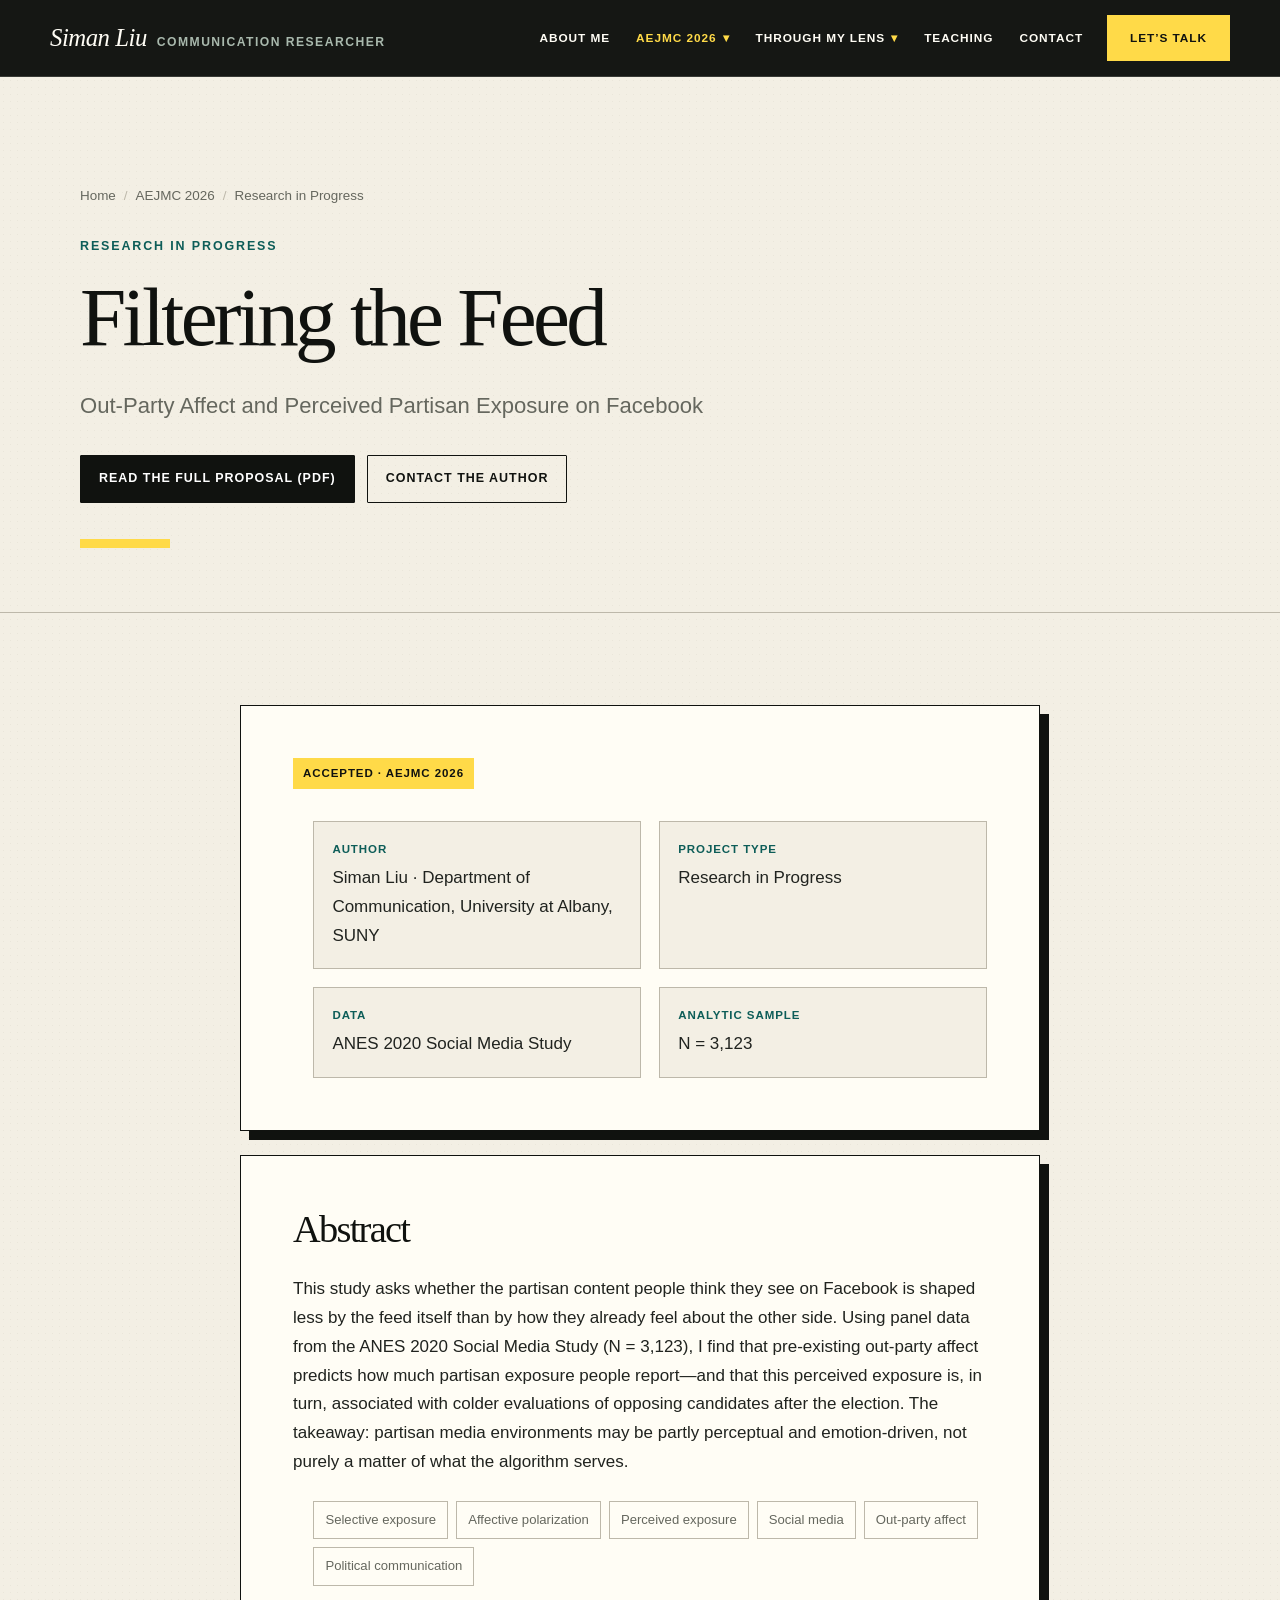
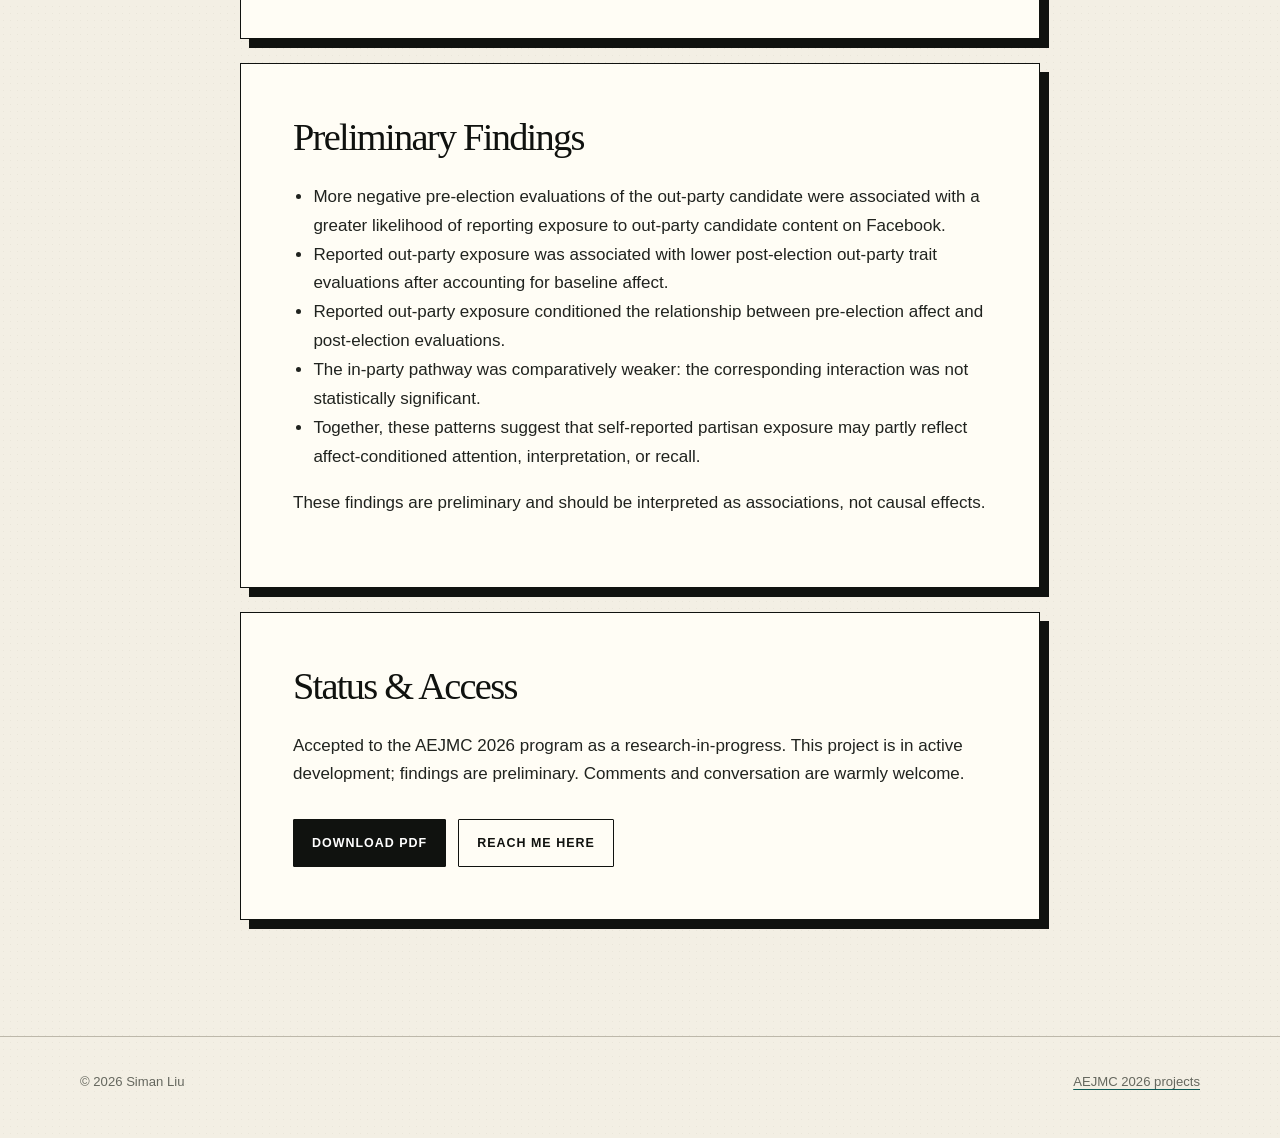
<file: aejmc2026/rip/index.html>
<!doctype html>
<html lang="en">
  <head>
    <meta charset="utf-8" />
    <meta name="viewport" content="width=device-width, initial-scale=1" />
    <meta
      name="description"
      content="Filtering the Feed: Out-Party Affect and Perceived Partisan Exposure on Facebook."
    />
    <title>Filtering the Feed | AEJMC 2026 | Siman Liu</title>
    <link rel="stylesheet" href="/assets/css/styles.css" />
    <script src="/assets/js/main.js?v=teaching" defer></script>
  </head>
  <body class="rip-page">
    <a class="skip-link" href="#main">Skip to main content</a>
    <header class="site-header">
      <div class="nav-wrap">
        <a class="brand" href="/"><span class="brand-name">Siman Liu</span><span class="brand-mark">Communication Researcher</span></a>
        <button class="menu-toggle" type="button" aria-label="Open navigation" aria-expanded="false" aria-controls="site-navigation">☰</button>
        <nav class="site-nav" id="site-navigation" aria-label="Primary navigation">
          <a href="/">About Me</a><a href="/aejmc2026/" aria-current="page">AEJMC 2026</a><a href="/lens/">Through My Lens</a><a href="/teaching/">Teaching</a><a href="/contact/">Contact</a>
        </nav>
      </div>
    </header>
    <main id="main">
      <section class="container page-hero">
        <ol class="breadcrumb">
          <li><a href="/">Home</a></li>
          <li><a href="/aejmc2026/">AEJMC 2026</a></li>
          <li>Research in Progress</li>
        </ol>
        <p class="eyebrow">Research in Progress</p>
        <h1>Filtering the Feed</h1>
        <p class="page-intro">
          Out-Party Affect and Perceived Partisan Exposure on Facebook
        </p>
        <div class="button-row">
          <a class="button" href="/assets/docs/RIP_2026.pdf" target="_blank" rel="noopener">Read the full proposal (PDF)</a>
          <a class="button secondary" href="mailto:sliu35@albany.edu?subject=Filtering%20the%20Feed">Contact the author</a>
        </div>
      </section>
      <section class="section">
        <div class="narrow">
          <article class="content-panel">
            <span class="status">Accepted · AEJMC 2026</span>
            <ul class="meta-list">
              <li>
                <span class="meta-label">Author</span>
                Siman Liu · Department of Communication, University at Albany, SUNY
              </li>
              <li><span class="meta-label">Project type</span>Research in Progress</li>
              <li><span class="meta-label">Data</span>ANES 2020 Social Media Study</li>
              <li><span class="meta-label">Analytic sample</span>N = 3,123</li>
            </ul>
          </article>

          <article class="content-panel">
            <h2>Abstract</h2>
            <p>
              This study asks whether the partisan content people think they see on
              Facebook is shaped less by the feed itself than by how they already feel
              about the other side. Using panel data from the ANES 2020 Social Media
              Study (N = 3,123), I find that pre-existing out-party affect predicts how
              much partisan exposure people report—and that this perceived exposure is,
              in turn, associated with colder evaluations of opposing candidates after
              the election. The takeaway: partisan media environments may be partly
              perceptual and emotion-driven, not purely a matter of what the algorithm
              serves.
            </p>
            <ul class="keyword-list" aria-label="Keywords">
              <li>Selective exposure</li>
              <li>Affective polarization</li>
              <li>Perceived exposure</li>
              <li>Social media</li>
              <li>Out-party affect</li>
              <li>Political communication</li>
            </ul>
          </article>

          <article class="content-panel">
            <h2>Preliminary Findings</h2>
            <ul>
              <li>
                More negative pre-election evaluations of the out-party candidate were
                associated with a greater likelihood of reporting exposure to out-party
                candidate content on Facebook.
              </li>
              <li>
                Reported out-party exposure was associated with lower post-election
                out-party trait evaluations after accounting for baseline affect.
              </li>
              <li>
                Reported out-party exposure conditioned the relationship between
                pre-election affect and post-election evaluations.
              </li>
              <li>
                The in-party pathway was comparatively weaker: the corresponding
                interaction was not statistically significant.
              </li>
              <li>
                Together, these patterns suggest that self-reported partisan exposure may
                partly reflect affect-conditioned attention, interpretation, or recall.
              </li>
            </ul>
            <p>
              These findings are preliminary and should be interpreted as associations,
              not causal effects.
            </p>
          </article>

          <article class="content-panel">
            <h2>Status &amp; Access</h2>
            <p>
              Accepted to the AEJMC 2026 program as a research-in-progress. This project
              is in active development; findings are preliminary. Comments and
              conversation are warmly welcome.
            </p>
            <div class="button-row">
              <a class="button" href="/assets/docs/RIP_2026.pdf" download>Download PDF</a>
              <a class="button secondary" href="mailto:sliu35@albany.edu?subject=Filtering%20the%20Feed%20%E2%80%94%20AEJMC%202026">Reach me here</a>
            </div>
          </article>
        </div>
      </section>
    </main>
    <footer class="site-footer">
      <div class="container footer-wrap"><p>© <span data-year></span> Siman Liu</p><p><a href="/aejmc2026/">AEJMC 2026 projects</a></p></div>
    </footer>
  </body>
</html>
</file>
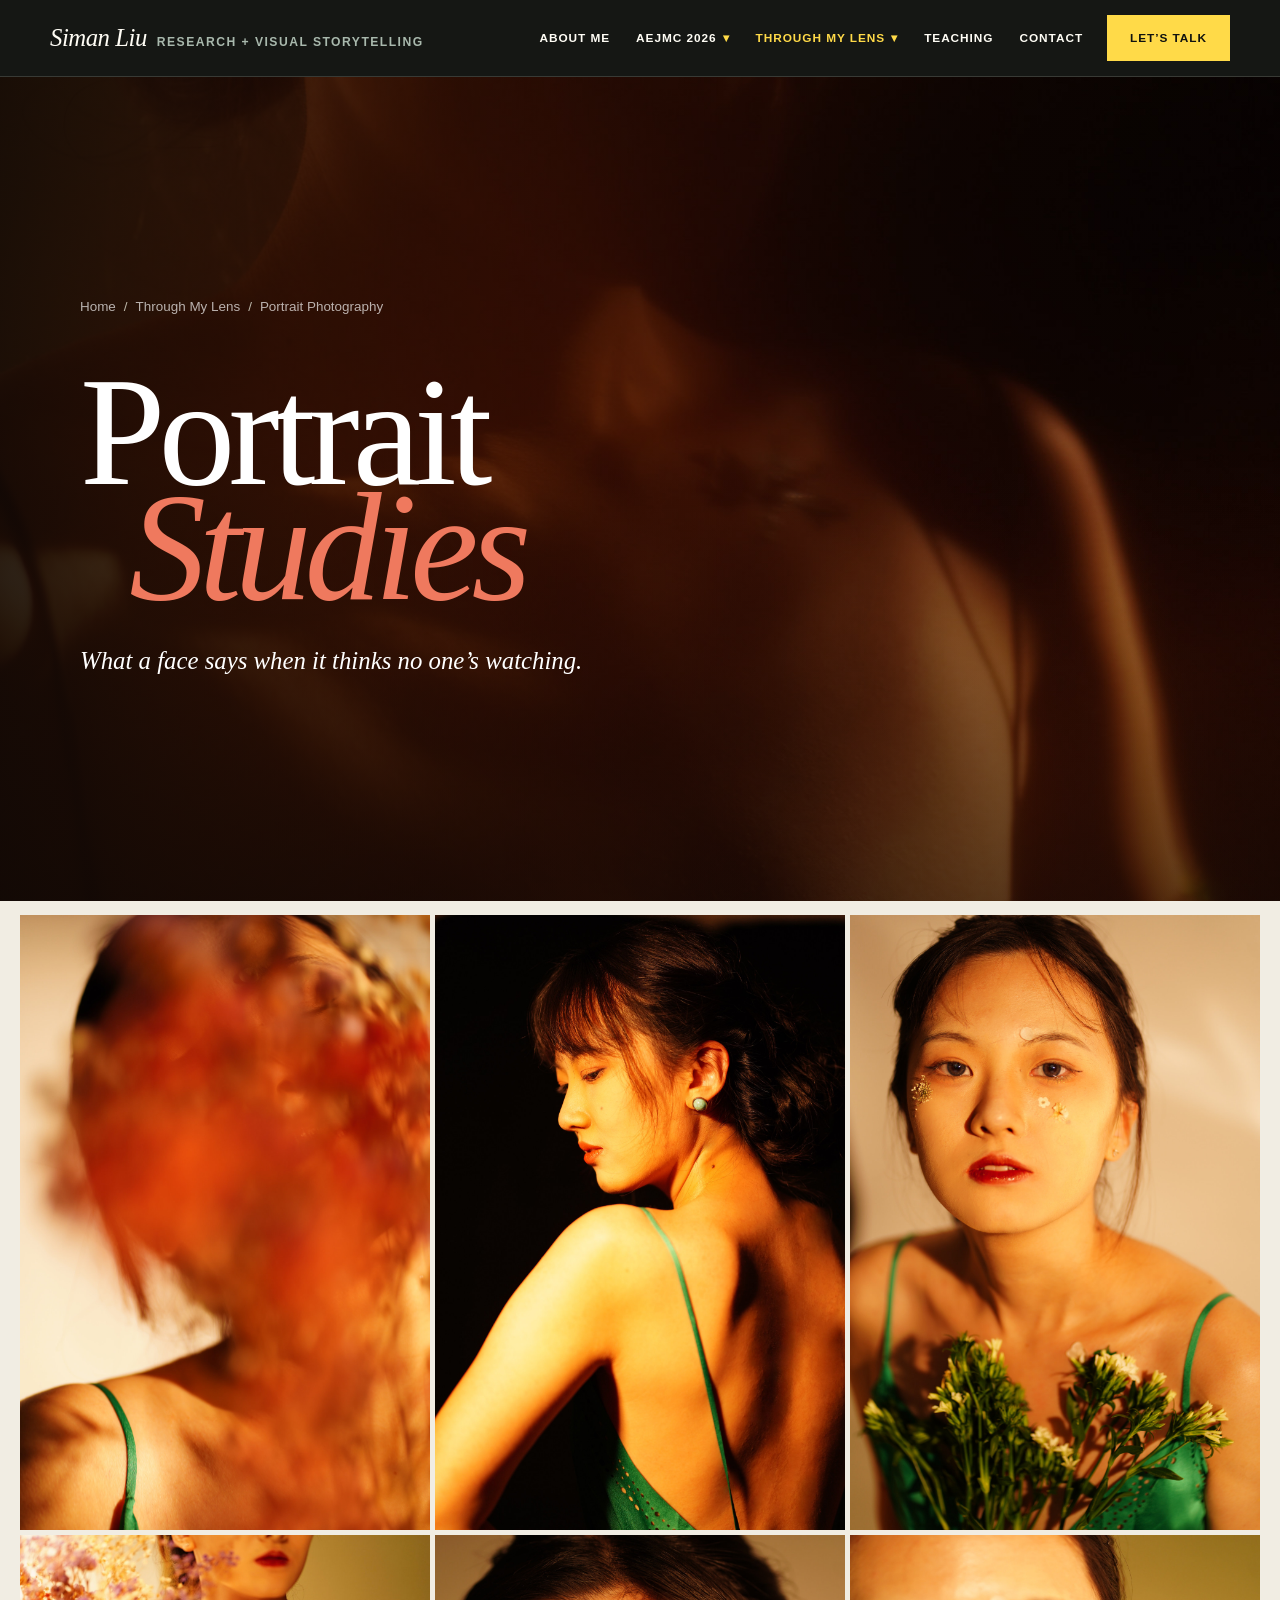
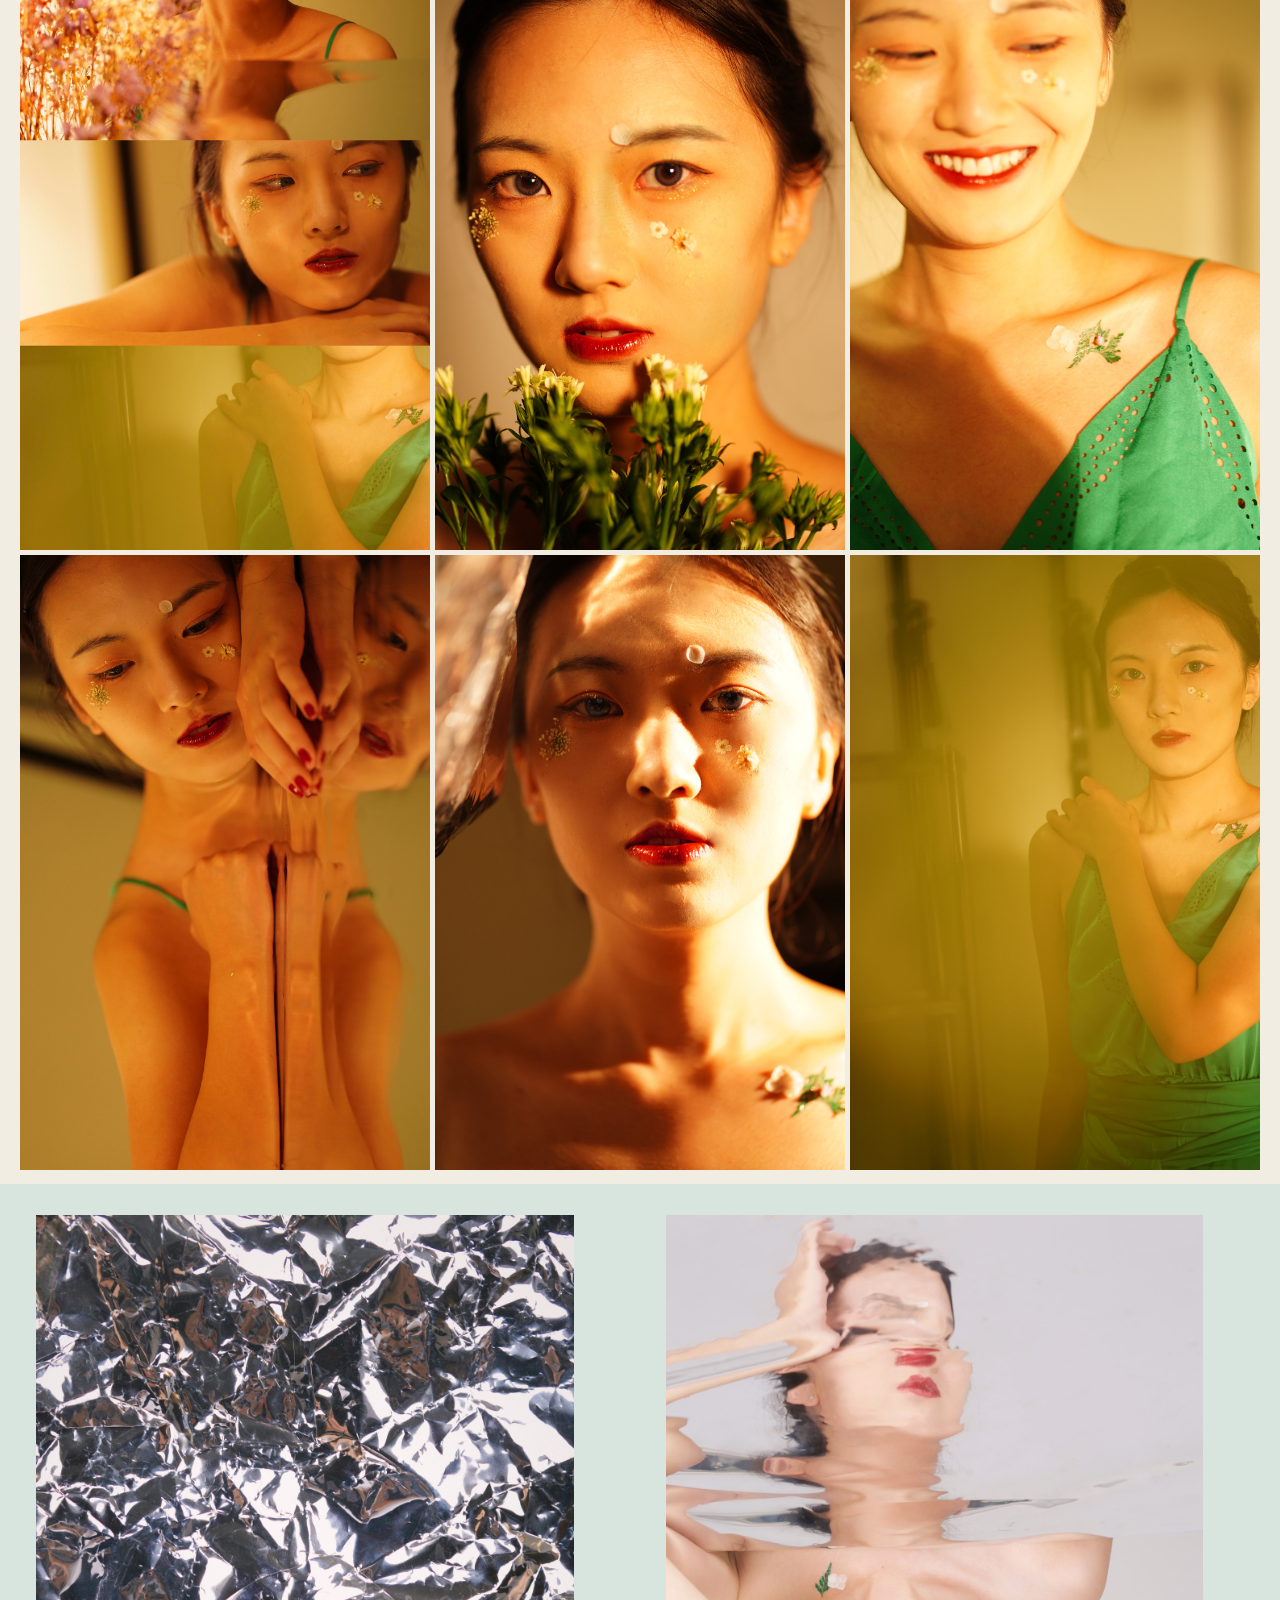
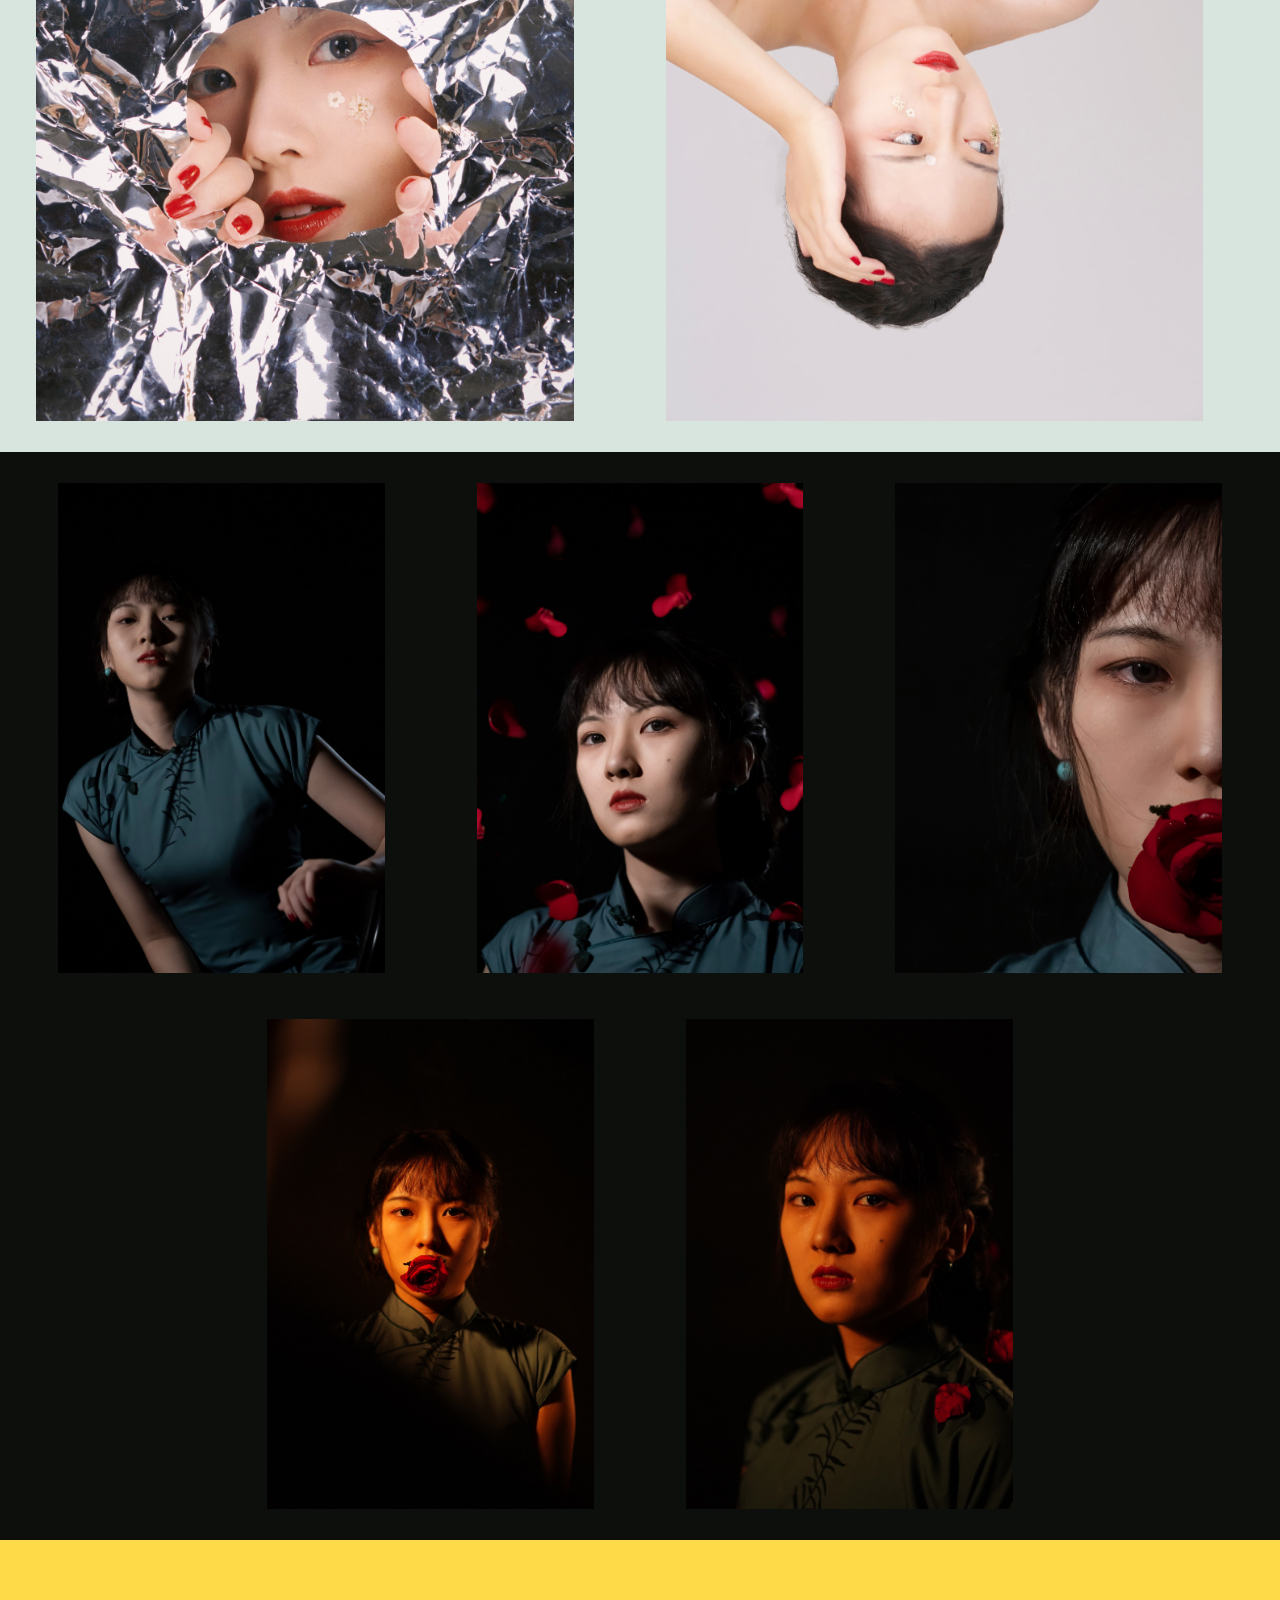
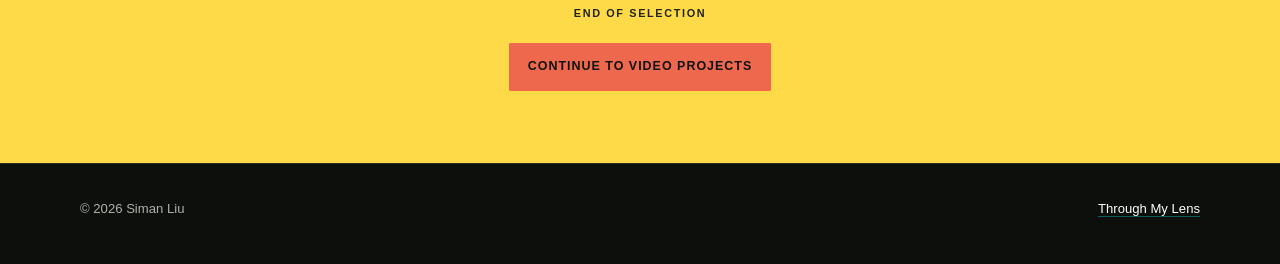
<file: lens/portraits/index.html>
<!doctype html>
<html lang="en">
  <head>
    <meta charset="utf-8" />
    <meta name="viewport" content="width=device-width, initial-scale=1" />
    <meta
      name="description"
      content="Selected portrait photography by Siman Liu."
    />
    <title>Portrait Photography | Siman Liu</title>
    <link rel="stylesheet" href="/assets/css/styles.css" />
    <script src="/assets/js/main.js?v=teaching" defer></script>
  </head>
  <body class="portrait-page">
    <a class="skip-link" href="#main">Skip to main content</a>
    <header class="site-header">
      <div class="nav-wrap">
        <a class="brand" href="/">
          <span class="brand-name">Siman Liu</span>
          <span class="brand-mark">Research + Visual Storytelling</span>
        </a>
        <button
          class="menu-toggle"
          type="button"
          aria-label="Open navigation"
          aria-expanded="false"
          aria-controls="site-navigation"
        >
          ☰
        </button>
        <nav class="site-nav" id="site-navigation" aria-label="Primary navigation"></nav>
      </div>
    </header>

    <main id="main">
      <section class="portrait-hero">
        <img
          src="/assets/images/portraits/portrait-01.jpg"
          alt="Close-up editorial portrait in warm, low-key light"
        />
        <div class="portrait-hero-shade" aria-hidden="true"></div>
        <div class="portrait-hero-copy">
          <ol class="breadcrumb">
            <li><a href="/">Home</a></li>
            <li><a href="/lens/">Through My Lens</a></li>
            <li>Portrait Photography</li>
          </ol>
          <h1>Portrait<br /><em>Studies</em></h1>
          <p>What a face says when it thinks no one’s watching.</p>
        </div>
      </section>

      <section class="portrait-series-compact" aria-label="Warm-light portrait photographs">
        <div class="portrait-first-gallery">
          <div class="portrait-fixed-grid">
            <figure>
              <img src="/assets/images/portraits/portrait-07.jpg" alt="Soft-focus portrait through warm foreground color" />
            </figure>
            <figure>
              <img src="/assets/images/portraits/portrait-02.jpg" alt="Profile portrait in warm light" loading="lazy" />
            </figure>
            <figure>
              <img src="/assets/images/portraits/portrait-06.jpg" alt="Portrait with red lipstick and small flowers" loading="lazy" />
            </figure>
            <figure>
              <img src="/assets/images/portraits/portrait-10.jpg" alt="Layered mirror portrait in warm light" loading="lazy" />
            </figure>
            <figure>
              <img src="/assets/images/portraits/portrait-09.jpg" alt="Direct-gaze close-up portrait with flowers" loading="lazy" />
            </figure>
            <figure>
              <img src="/assets/images/portraits/portrait-11.jpg" alt="Smiling cropped portrait in a green dress" loading="lazy" />
            </figure>
            <figure>
              <img src="/assets/images/portraits/portrait-04.jpg" alt="Experimental reflected portrait with hands" loading="lazy" />
            </figure>
            <figure>
              <img src="/assets/images/portraits/portrait-05.jpg" alt="Close-up portrait with floral details" loading="lazy" />
            </figure>
            <figure>
              <img src="/assets/images/portraits/portrait-08.jpg" alt="Portrait in a green dress behind tinted glass" loading="lazy" />
            </figure>
          </div>
        </div>
      </section>

      <section class="portrait-series-compact reflection-series" aria-label="Portrait photographs using mirrors and material">
        <div class="portrait-horizontal-strip" tabindex="0" aria-label="Scrollable portrait gallery">
          <figure>
            <img src="/assets/images/portraits/portrait-12.jpg" alt="Portrait framed by reflective silver material" loading="lazy" />
          </figure>
          <figure>
            <img src="/assets/images/portraits/portrait-14.jpg" alt="Upside-down portrait with reflected hands" loading="lazy" />
          </figure>
          <figure>
            <img src="/assets/images/portraits/portrait-13.jpg" alt="Portrait divided by a translucent red panel" loading="lazy" />
          </figure>
        </div>
      </section>

      <section class="portrait-series-compact dark-series" aria-label="Low-key portrait photographs">
        <div class="portrait-gallery-wide">
          <div class="portrait-offset-grid">
            <figure>
              <img src="/assets/images/portraits/portrait-21.jpg" alt="Low-key three-quarter portrait in dark green" loading="lazy" />
            </figure>
            <figure>
              <img src="/assets/images/portraits/portrait-20.jpg" alt="Dark portrait surrounded by falling rose petals" loading="lazy" />
            </figure>
            <figure>
              <img src="/assets/images/portraits/portrait-19.jpg" alt="Close-up portrait with a red rose" loading="lazy" />
            </figure>
            <figure>
              <img src="/assets/images/portraits/portrait-17.jpg" alt="Low-key portrait holding a red rose" loading="lazy" />
            </figure>
            <figure>
              <img src="/assets/images/portraits/portrait-18.jpg" alt="Low-key close portrait in dark green" loading="lazy" />
            </figure>
          </div>
        </div>
      </section>

      <section class="portrait-end">
        <p>End of selection</p>
        <a class="button coral-button" href="/lens/videos/">Continue to Video Projects</a>
      </section>
    </main>

    <footer class="site-footer dark-footer">
      <div class="container footer-wrap">
        <p>© <span data-year></span> Siman Liu</p>
        <p><a href="/lens/">Through My Lens</a></p>
      </div>
    </footer>
  </body>
</html>
</file>
<file: assets/css/styles.css>
:root {
  --paper: #fbf8f4;
  --paper-deep: #f0ede8;
  --ink: #061f4b;
  --body-ink: #252b34;
  --muted: #5f6672;
  --line: #dedbd5;
  --accent: #06275e;
  --accent-bright: #497db5;
  --accent-soft: #e7eef7;
  --cream: #ffffff;
  --shadow: 0 16px 38px rgba(6, 31, 75, 0.1);
  --radius: 8px;
  --serif: "Iowan Old Style", "Palatino Linotype", Palatino, Georgia, serif;
  --sans: Inter, ui-sans-serif, -apple-system, BlinkMacSystemFont, "Segoe UI",
    sans-serif;
}

* {
  box-sizing: border-box;
}

html {
  scroll-behavior: smooth;
}

body {
  margin: 0;
  background: var(--paper);
  color: var(--body-ink);
  font-family: var(--sans);
  font-size: 17px;
  line-height: 1.7;
}

body.menu-open {
  overflow: hidden;
}

a {
  color: inherit;
  text-decoration-color: var(--accent);
  text-underline-offset: 0.2em;
}

a:hover {
  color: var(--accent);
}

img {
  display: block;
  max-width: 100%;
}

button,
a {
  -webkit-tap-highlight-color: transparent;
}

.skip-link {
  position: fixed;
  z-index: 100;
  top: 10px;
  left: 10px;
  padding: 10px 14px;
  transform: translateY(-150%);
  border-radius: 8px;
  background: var(--ink);
  color: white;
}

.skip-link:focus {
  transform: translateY(0);
}

.site-header {
  position: sticky;
  z-index: 20;
  top: 0;
  border-bottom: 1px solid var(--line);
  background: rgba(255, 255, 255, 0.94);
  backdrop-filter: blur(16px);
}

.nav-wrap {
  display: flex;
  width: min(1180px, calc(100% - 40px));
  min-height: 76px;
  margin: 0 auto;
  align-items: center;
  justify-content: space-between;
  gap: 28px;
}

.brand {
  display: inline-flex;
  align-items: baseline;
  gap: 10px;
  text-decoration: none;
}

.brand-name {
  color: var(--ink);
  font-family: var(--sans);
  font-size: 1.32rem;
  font-weight: 700;
  letter-spacing: -0.02em;
}

.brand-mark {
  color: var(--accent-bright);
  font-size: 0.76rem;
  font-weight: 700;
  letter-spacing: 0.12em;
  text-transform: uppercase;
}

.site-nav {
  position: relative;
  display: flex;
  align-items: center;
  gap: 4px;
}

.site-nav > a,
.nav-dropdown-toggle {
  padding: 10px 11px;
  border: 0;
  border-radius: 0;
  background: transparent;
  color: var(--body-ink);
  font-family: var(--sans);
  font-size: 0.74rem;
  font-weight: 750;
  letter-spacing: 0.08em;
  text-decoration: none;
  text-transform: uppercase;
  white-space: nowrap;
  cursor: pointer;
}

.site-nav > a:hover,
.site-nav > a[aria-current="page"],
.nav-dropdown-toggle:hover,
.nav-dropdown-toggle[aria-expanded="true"],
.nav-dropdown.current .nav-dropdown-toggle {
  color: var(--accent);
}

.nav-dropdown {
  position: relative;
}

.nav-dropdown-toggle {
  display: inline-flex;
  align-items: center;
  gap: 6px;
}

.nav-chevron {
  color: var(--accent-bright);
  font-size: 0.72rem;
  transition: transform 160ms ease;
}

.nav-dropdown.open .nav-chevron,
.nav-dropdown:hover .nav-chevron,
.nav-dropdown:focus-within .nav-chevron {
  transform: rotate(180deg);
}

.dropdown-menu {
  position: absolute;
  z-index: 30;
  top: calc(100% + 12px);
  left: 50%;
  display: none;
  width: max-content;
  min-width: 220px;
  padding: 10px;
  transform: translateX(-50%);
  border: 1px solid rgba(6, 31, 75, 0.08);
  border-radius: 8px;
  background: white;
  box-shadow: 0 14px 30px rgba(6, 31, 75, 0.18);
}

.dropdown-menu::before {
  position: absolute;
  top: -14px;
  right: 0;
  left: 0;
  height: 16px;
  content: "";
}

.nav-dropdown.open .dropdown-menu,
.nav-dropdown:hover .dropdown-menu,
.nav-dropdown:focus-within .dropdown-menu {
  display: grid;
}

.dropdown-menu a {
  padding: 11px 13px;
  border-radius: 4px;
  color: var(--muted);
  font-size: 0.9rem;
  font-weight: 600;
  text-decoration: none;
}

.dropdown-menu a:hover,
.dropdown-menu a[aria-current="page"] {
  background: var(--accent-soft);
  color: var(--accent);
}

.site-nav .nav-cta {
  margin-left: 9px;
  padding: 12px 22px;
  background: var(--accent);
  box-shadow: 0 4px 10px rgba(6, 31, 75, 0.18);
  color: white;
}

.site-nav .nav-cta:hover,
.site-nav .nav-cta[aria-current="page"] {
  background: #031a42;
  color: white;
}

.menu-toggle {
  display: none;
  width: 44px;
  height: 44px;
  align-items: center;
  justify-content: center;
  border: 1px solid var(--line);
  border-radius: 50%;
  background: var(--cream);
  color: var(--ink);
  cursor: pointer;
  font-size: 1.1rem;
}

main {
  min-height: calc(100vh - 200px);
}

.container {
  width: min(1120px, calc(100% - 40px));
  margin: 0 auto;
}

.narrow {
  width: min(800px, calc(100% - 40px));
  margin: 0 auto;
}

.hero {
  display: grid;
  min-height: 660px;
  padding: 80px 0 72px;
  align-items: center;
  grid-template-columns: minmax(0, 1.4fr) minmax(280px, 0.75fr);
  gap: 72px;
}

.eyebrow {
  margin: 0 0 14px;
  color: var(--accent);
  font-size: 0.78rem;
  font-weight: 800;
  letter-spacing: 0.15em;
  text-transform: uppercase;
}

h1,
h2,
h3 {
  color: var(--ink);
  font-family: var(--sans);
  line-height: 1.12;
}

h1 {
  max-width: 820px;
  margin: 0;
  font-size: clamp(3.1rem, 8vw, 6.5rem);
  letter-spacing: -0.055em;
}

.page-hero h1 {
  font-size: clamp(2.8rem, 6vw, 5.5rem);
}

h2 {
  margin: 0;
  font-size: clamp(2.1rem, 4vw, 3.6rem);
  letter-spacing: -0.035em;
}

h3 {
  margin: 0;
  font-size: 1.5rem;
  letter-spacing: -0.02em;
}

.hero-role {
  margin: 16px 0 0;
  color: var(--accent-bright);
  font-size: 1.03rem;
  font-weight: 650;
}

.hero-intro,
.page-intro {
  max-width: 760px;
  margin: 24px 0 0;
  color: var(--muted);
  font-family: var(--sans);
  font-size: clamp(1.15rem, 2vw, 1.38rem);
  line-height: 1.65;
}

.button-row {
  display: flex;
  margin-top: 30px;
  flex-wrap: wrap;
  gap: 12px;
}

.button {
  display: inline-flex;
  min-height: 48px;
  padding: 11px 18px;
  align-items: center;
  justify-content: center;
  gap: 8px;
  border: 1px solid var(--accent);
  border-radius: 1px;
  background: var(--accent);
  color: white;
  font-size: 0.78rem;
  font-weight: 750;
  letter-spacing: 0.08em;
  text-decoration: none;
  text-transform: uppercase;
}

.button:hover {
  background: #031a42;
  color: white;
}

.button.secondary {
  border-color: var(--line);
  background: transparent;
  color: var(--ink);
}

.button.secondary:hover {
  border-color: var(--accent);
  color: var(--accent);
}

.portrait-placeholder {
  position: relative;
  display: grid;
  aspect-ratio: 4 / 5;
  overflow: hidden;
  place-items: center;
  border: 1px solid var(--line);
  border-radius: 0;
  background:
    linear-gradient(145deg, rgba(255, 255, 255, 0.92), rgba(73, 125, 181, 0.12)),
    var(--paper-deep);
  box-shadow: var(--shadow);
}

.portrait-placeholder::before,
.portrait-placeholder::after {
  position: absolute;
  content: "";
  border: 1px solid rgba(6, 39, 94, 0.15);
  border-radius: 50%;
}

.portrait-placeholder::before {
  width: 76%;
  aspect-ratio: 1;
}

.portrait-placeholder::after {
  width: 45%;
  aspect-ratio: 1;
}

.portrait-initials {
  z-index: 1;
  color: var(--accent);
  font-family: var(--sans);
  font-size: clamp(3.5rem, 8vw, 6.5rem);
  font-weight: 700;
  letter-spacing: -0.08em;
}

.portrait-note {
  position: absolute;
  right: 20px;
  bottom: 18px;
  left: 20px;
  color: var(--muted);
  font-size: 0.76rem;
  font-weight: 700;
  letter-spacing: 0.08em;
  text-align: center;
  text-transform: uppercase;
}

.section {
  padding: 92px 0;
  border-top: 1px solid var(--line);
}

.section-heading {
  display: grid;
  margin-bottom: 48px;
  align-items: end;
  grid-template-columns: minmax(0, 1fr) minmax(240px, 0.65fr);
  gap: 36px;
}

.section-note {
  margin: 0;
  color: var(--muted);
}

.about-grid {
  display: grid;
  grid-template-columns: minmax(0, 1fr) minmax(300px, 0.78fr);
  gap: 72px;
}

.prose p {
  margin: 0 0 1.2em;
}

.prose p:last-child {
  margin-bottom: 0;
}

.interest-cloud {
  display: flex;
  min-height: 360px;
  padding: 34px;
  align-content: center;
  align-items: center;
  justify-content: center;
  flex-wrap: wrap;
  gap: 11px 16px;
  border: 1px solid var(--line);
  border-radius: var(--radius);
  background: rgba(255, 255, 255, 0.82);
  box-shadow: var(--shadow);
  text-align: center;
}

.interest-cloud span {
  display: inline-block;
  color: var(--muted);
  font-family: var(--sans);
  line-height: 1.1;
}

.interest-cloud .xl {
  color: var(--accent);
  font-size: clamp(1.7rem, 3vw, 2.55rem);
  font-weight: 700;
}

.interest-cloud .lg {
  color: var(--ink);
  font-size: clamp(1.28rem, 2.2vw, 1.8rem);
  font-weight: 650;
}

.interest-cloud .md {
  font-size: 1.1rem;
}

.interest-cloud .sm {
  font-size: 0.9rem;
}

.timeline {
  display: grid;
  gap: 0;
}

.timeline-item {
  display: grid;
  padding: 26px 0;
  border-top: 1px solid var(--line);
  grid-template-columns: 150px minmax(0, 1fr);
  gap: 28px;
}

.timeline-date {
  color: var(--accent);
  font-size: 0.79rem;
  font-weight: 800;
  letter-spacing: 0.08em;
  text-transform: uppercase;
}

.timeline-item h3 {
  font-size: 1.3rem;
}

.timeline-item p {
  margin: 7px 0 0;
  color: var(--muted);
}

.page-hero {
  padding: 88px 0 64px;
}

.breadcrumb {
  display: flex;
  margin: 0 0 28px;
  padding: 0;
  flex-wrap: wrap;
  gap: 8px;
  color: var(--muted);
  font-size: 0.84rem;
  list-style: none;
}

.breadcrumb li:not(:last-child)::after {
  margin-left: 8px;
  content: "/";
  color: var(--line);
}

.breadcrumb a {
  text-decoration: none;
}

.card-grid {
  display: grid;
  grid-template-columns: repeat(2, minmax(0, 1fr));
  gap: 22px;
}

.card {
  display: flex;
  min-height: 300px;
  padding: 34px;
  flex-direction: column;
  justify-content: space-between;
  border: 1px solid var(--line);
  border-radius: var(--radius);
  background: rgba(255, 255, 255, 0.86);
  box-shadow: var(--shadow);
  text-decoration: none;
  transition:
    transform 160ms ease,
    border-color 160ms ease;
}

.card:hover {
  transform: translateY(-4px);
  border-color: var(--accent);
  color: inherit;
}

.card-tag,
.status {
  display: inline-flex;
  width: fit-content;
  padding: 6px 10px;
  border-radius: 999px;
  background: var(--accent-soft);
  color: var(--accent);
  font-size: 0.72rem;
  font-weight: 800;
  letter-spacing: 0.08em;
  text-transform: uppercase;
}

.card p {
  margin: 12px 0 0;
  color: var(--muted);
}

.card-arrow {
  color: var(--accent);
  font-weight: 800;
}

.content-panel {
  margin-bottom: 24px;
  padding: clamp(26px, 5vw, 52px);
  border: 1px solid var(--line);
  border-radius: var(--radius);
  background: rgba(255, 255, 255, 0.88);
  box-shadow: var(--shadow);
}

.content-panel h2 {
  margin-bottom: 24px;
  font-size: clamp(1.8rem, 3vw, 2.6rem);
}

.content-panel h3 {
  margin: 32px 0 10px;
  font-size: 1.25rem;
}

.content-panel p,
.content-panel li {
  color: var(--body-ink);
}

.content-panel ul {
  padding-left: 1.2em;
}

.meta-list {
  display: grid;
  margin: 32px 0 0;
  padding: 0;
  grid-template-columns: repeat(2, minmax(0, 1fr));
  gap: 18px;
  list-style: none;
}

.meta-list li {
  padding: 18px;
  border: 1px solid var(--line);
  border-radius: 14px;
  background: var(--paper);
}

.meta-label {
  display: block;
  margin-bottom: 4px;
  color: var(--accent);
  font-size: 0.72rem;
  font-weight: 800;
  letter-spacing: 0.08em;
  text-transform: uppercase;
}

.keyword-list {
  display: flex;
  margin: 24px 0 0;
  padding: 0;
  flex-wrap: wrap;
  gap: 8px;
  list-style: none;
}

.keyword-list li {
  padding: 7px 11px;
  border: 1px solid var(--line);
  border-radius: 999px;
  color: var(--muted);
  font-size: 0.82rem;
}

.coming-soon {
  display: grid;
  min-height: 380px;
  padding: 50px;
  place-items: center;
  border: 1px dashed #bca99d;
  border-radius: var(--radius);
  background: rgba(255, 255, 255, 0.64);
  text-align: center;
}

.coming-soon-inner {
  max-width: 580px;
}

.coming-soon h2 {
  margin: 0 0 16px;
}

.coming-soon p {
  margin: 0;
  color: var(--muted);
}

.contact-grid {
  display: grid;
  grid-template-columns: minmax(0, 0.82fr) minmax(0, 1.18fr);
  gap: 24px;
}

.contact-card {
  padding: 34px;
  border: 1px solid var(--line);
  border-radius: var(--radius);
  background: rgba(255, 255, 255, 0.88);
  box-shadow: var(--shadow);
}

.contact-card h2 {
  margin-bottom: 20px;
  font-size: 2rem;
}

.contact-card address {
  color: var(--muted);
  font-style: normal;
}

.contact-links {
  display: grid;
  margin: 26px 0 0;
  padding: 0;
  gap: 10px;
  list-style: none;
}

.qr-wrap {
  display: grid;
  margin-top: 34px;
  padding-top: 28px;
  border-top: 1px solid var(--line);
  grid-template-columns: 150px minmax(0, 1fr);
  align-items: center;
  gap: 24px;
}

.qr-wrap img {
  width: 150px;
  height: 150px;
  border: 8px solid white;
  border-radius: 16px;
  object-fit: contain;
  box-shadow: 0 10px 24px rgba(61, 39, 28, 0.1);
}

.qr-wrap p {
  margin: 6px 0 0;
  color: var(--muted);
  font-size: 0.9rem;
}

.map-frame {
  width: 100%;
  min-height: 560px;
  border: 0;
  border-radius: var(--radius);
  box-shadow: var(--shadow);
}

.site-footer {
  padding: 34px 0 44px;
  border-top: 1px solid var(--line);
  color: var(--muted);
  font-size: 0.82rem;
}

.talk-main {
  min-height: calc(100vh - 76px);
  padding: 90px 0;
  background: #030914;
  color: white;
}

.talk-grid {
  display: grid;
  grid-template-columns: minmax(260px, 0.72fr) minmax(0, 1.15fr);
  gap: clamp(60px, 10vw, 150px);
}

.talk-copy {
  display: flex;
  min-height: 640px;
  flex-direction: column;
  justify-content: space-between;
}

.talk-kicker,
.talk-signoff {
  margin: 0;
  color: white;
  font-family: var(--serif);
  font-size: clamp(2.7rem, 5vw, 5.2rem);
  font-weight: 400;
  line-height: 1.05;
}

.talk-kicker em {
  text-decoration: underline;
  text-underline-offset: 0.15em;
}

.talk-copy .talk-invite {
  margin: 0;
  color: white;
  font-family: var(--serif);
  font-size: clamp(2.3rem, 4vw, 4.4rem);
  font-style: italic;
  line-height: 1.05;
}

.talk-form {
  display: grid;
  align-content: start;
  gap: 24px;
}

.talk-form-row {
  display: grid;
  grid-template-columns: repeat(2, minmax(0, 1fr));
  gap: 16px;
}

.talk-field {
  display: grid;
  gap: 8px;
}

.talk-field label {
  color: white;
  font-size: 0.88rem;
  font-weight: 650;
}

.talk-field input,
.talk-field textarea {
  width: 100%;
  border: 1px solid #d6dbe4;
  border-radius: 0;
  background: #f9fafc;
  color: #111722;
  font: inherit;
}

.talk-field input {
  min-height: 58px;
  padding: 12px 14px;
}

.talk-field textarea {
  min-height: 190px;
  padding: 14px;
  resize: vertical;
}

.talk-field input:focus,
.talk-field textarea:focus {
  border-color: #7aa4d2;
  outline: 3px solid rgba(122, 164, 210, 0.28);
}

.talk-submit {
  width: fit-content;
  min-width: 150px;
  min-height: 56px;
  padding: 12px 22px;
  border: 1px solid #c8d5c3;
  border-radius: 0;
  background: #d6e1d2;
  color: #0a1320;
  font-family: var(--serif);
  font-size: 1.15rem;
  cursor: pointer;
}

.talk-submit:hover {
  background: white;
}

.talk-note {
  margin: -8px 0 0;
  color: #aeb8c8;
  font-size: 0.8rem;
}

.talk-direct {
  color: white;
  text-underline-offset: 0.25em;
}

.footer-wrap {
  display: flex;
  align-items: center;
  justify-content: space-between;
  gap: 20px;
}

.footer-wrap p {
  margin: 0;
}

:focus-visible {
  outline: 3px solid rgba(93, 37, 20, 0.4);
  outline-offset: 4px;
}

@media (max-width: 1080px) {
  .menu-toggle {
    display: inline-flex;
  }

  .site-nav {
    position: fixed;
    top: 76px;
    right: 0;
    bottom: 0;
    left: 0;
    display: none;
    padding: 28px 20px;
    align-items: stretch;
    flex-direction: column;
    background: var(--paper);
  }

  .site-nav.open {
    display: flex;
  }

  .site-nav > a,
  .nav-dropdown-toggle {
    width: 100%;
    padding: 14px 16px;
    border-radius: 12px;
    font-family: var(--sans);
    font-size: 1.05rem;
    text-align: left;
  }

  .nav-dropdown {
    width: 100%;
  }

  .dropdown-menu {
    position: static;
    width: 100%;
    min-width: 0;
    padding: 0 0 8px 18px;
    transform: none;
    border: 0;
    background: transparent;
    box-shadow: none;
  }

  .nav-dropdown:hover .dropdown-menu {
    display: none;
  }

  .nav-dropdown.open .dropdown-menu,
  .nav-dropdown:focus-within .dropdown-menu {
    display: grid;
  }

  .dropdown-menu a {
    padding: 11px 16px;
    font-size: 0.95rem;
  }

  .site-nav .nav-cta {
    width: auto;
    margin: 12px 0 0;
    border-radius: 0;
    text-align: center;
  }

  .hero,
  .about-grid,
  .contact-grid,
  .talk-grid {
    grid-template-columns: 1fr;
  }

  .hero {
    min-height: auto;
    gap: 48px;
  }

  .portrait-placeholder {
    width: min(420px, 100%);
    justify-self: center;
  }

  .section-heading {
    grid-template-columns: 1fr;
    gap: 16px;
  }

  .about-grid {
    gap: 40px;
  }

  .talk-copy {
    min-height: 420px;
  }
}

@media (max-width: 680px) {
  body {
    font-size: 16px;
  }

  .nav-wrap,
  .container,
  .narrow {
    width: min(100% - 28px, 1120px);
  }

  .brand-mark {
    display: none;
  }

  .hero {
    padding-top: 56px;
  }

  h1 {
    font-size: clamp(3.25rem, 18vw, 5rem);
  }

  .section,
  .page-hero {
    padding: 64px 0;
  }

  .card-grid,
  .meta-list {
    grid-template-columns: 1fr;
  }

  .card {
    min-height: 260px;
  }

  .timeline-item {
    grid-template-columns: 1fr;
    gap: 8px;
  }

  .interest-cloud {
    padding: 28px 18px;
  }

  .content-panel,
  .contact-card {
    padding: 26px 20px;
  }

  .qr-wrap {
    grid-template-columns: 1fr;
  }

  .map-frame {
    min-height: 420px;
  }

  .talk-main {
    padding: 60px 0;
  }

  .talk-copy {
    min-height: 330px;
  }

  .talk-form-row {
    grid-template-columns: 1fr;
  }

  .footer-wrap {
    align-items: flex-start;
    flex-direction: column;
  }
}

@media (prefers-reduced-motion: reduce) {
  *,
  *::before,
  *::after {
    scroll-behavior: auto !important;
    transition-duration: 0.01ms !important;
  }
}

/* Creative edition: editorial field notes */

:root {
  --paper: #f3efe4;
  --paper-deep: #e5dece;
  --ink: #10120f;
  --body-ink: #20231f;
  --muted: #65675e;
  --line: #bdb8aa;
  --accent: #0d5d58;
  --accent-bright: #e65f43;
  --accent-soft: #dce9de;
  --cream: #fffdf5;
  --sun: #ffda48;
  --sky: #bcdbe5;
  --coral: #ed684c;
  --link-blue: #497db5;
  --forest: #123d35;
  --shadow: 0 18px 40px rgba(16, 18, 15, 0.12);
  --radius: 0;
  --serif: "Iowan Old Style", "Palatino Linotype", Palatino, Georgia, serif;
}

body {
  background:
    radial-gradient(rgba(16, 18, 15, 0.045) 0.7px, transparent 0.7px),
    var(--paper);
  background-size: 7px 7px;
  overflow-x: hidden;
}

.site-header {
  border-bottom-color: rgba(243, 239, 228, 0.16);
  background: rgba(12, 14, 12, 0.96);
  color: var(--cream);
}

.brand-name,
.brand-mark,
.site-nav > a,
.nav-dropdown-toggle {
  color: var(--cream);
}

.brand-name {
  font-family: var(--serif);
  font-size: 1.55rem;
  font-style: italic;
  font-weight: 500;
}

.brand-mark {
  color: #a9b9ad;
}

.site-nav > a:hover,
.site-nav > a[aria-current="page"],
.nav-dropdown-toggle:hover,
.nav-dropdown-toggle[aria-expanded="true"],
.nav-dropdown.current .nav-dropdown-toggle {
  color: var(--sun);
}

.nav-chevron {
  color: var(--sun);
}

.dropdown-menu {
  border: 1px solid #363a32;
  background: #151813;
  box-shadow: 0 18px 36px rgba(0, 0, 0, 0.32);
}

.dropdown-menu a {
  color: #d9d6cc;
}

.dropdown-menu a:hover,
.dropdown-menu a[aria-current="page"] {
  background: var(--sun);
  color: var(--ink);
}

.site-nav .nav-cta {
  border: 1px solid var(--sun);
  background: var(--sun);
  box-shadow: none;
  color: var(--ink);
}

.site-nav .nav-cta:hover,
.site-nav .nav-cta[aria-current="page"] {
  background: var(--coral);
  color: var(--ink);
}

.menu-toggle {
  border-color: rgba(255, 255, 255, 0.28);
  background: transparent;
  color: white;
}

h1,
h2,
h3 {
  font-family: var(--serif);
  font-weight: 500;
}

h1,
h2 {
  letter-spacing: -0.045em;
}

.eyebrow {
  color: var(--accent);
}

.button {
  border-color: var(--ink);
  background: var(--ink);
}

.button:hover {
  border-color: var(--coral);
  background: var(--coral);
  color: var(--ink);
}

.button.secondary {
  border-color: var(--ink);
}

.button.secondary:hover {
  border-color: var(--accent);
  color: var(--accent);
}

.sun-button {
  border-color: var(--sun);
  background: var(--sun);
  color: var(--ink);
}

.sun-button:hover {
  border-color: var(--cream);
  background: var(--cream);
  color: var(--ink);
}

.coral-button {
  border-color: var(--coral);
  background: var(--coral);
  color: var(--ink);
}

.coral-button:hover {
  border-color: var(--sun);
  background: var(--sun);
  color: var(--ink);
}

.text-link {
  display: inline-flex;
  align-items: center;
  gap: 8px;
  color: var(--ink);
  font-size: 0.78rem;
  font-weight: 800;
  letter-spacing: 0.09em;
  text-decoration: none;
  text-transform: uppercase;
}

.text-link:hover {
  color: var(--coral);
}

.light-link {
  color: white;
}

.light-link:hover {
  color: var(--sun);
}

.creative-home main {
  overflow: hidden;
}

.editorial-hero {
  position: relative;
  min-height: calc(100vh - 76px);
  overflow: hidden;
  background: #0d0f0c;
  color: white;
}

.editorial-hero-image,
.editorial-hero-shade {
  position: absolute;
  inset: 0;
  width: 100%;
  height: 100%;
}

.editorial-hero-image {
  left: -4%;
  right: auto;
  width: 108%;
  max-width: none;
  object-fit: cover;
  object-position: center 39%;
  transform-origin: left center;
  filter: saturate(0.78) contrast(1.04);
  animation: none;
}

.editorial-hero-shade {
  background:
    linear-gradient(90deg, rgba(3, 8, 7, 0.86) 0%, rgba(3, 8, 7, 0.55) 42%, rgba(3, 8, 7, 0.1) 78%),
    linear-gradient(0deg, rgba(3, 8, 7, 0.72) 0%, transparent 45%);
}

.editorial-hero-copy {
  position: relative;
  z-index: 2;
  display: flex;
  width: min(1180px, calc(100% - 60px));
  min-height: calc(100vh - 76px);
  margin: 0 auto;
  padding: 9vh 0 7vh;
  align-items: flex-start;
  justify-content: center;
  flex-direction: column;
}

.issue-label {
  margin: 0 0 24px;
  color: var(--sun);
  font-size: 0.73rem;
  font-weight: 800;
  letter-spacing: 0.18em;
  text-transform: uppercase;
}

.editorial-hero h1 {
  max-width: 880px;
  color: white;
  font-size: clamp(5.1rem, 12vw, 11.5rem);
  line-height: 0.76;
}

.editorial-hero h1 em {
  display: block;
  margin-left: 0.22em;
  color: var(--sun);
  font-weight: 400;
}

.hero-plus {
  display: inline-block;
  color: var(--coral);
  font-family: var(--sans);
  font-size: 0.48em;
  font-style: normal;
  transform: translateY(-0.3em) rotate(8deg);
}

.hero-deck {
  max-width: 520px;
  margin: 34px 0 0;
  color: #f7f3e8;
  font-family: var(--serif);
  font-size: clamp(1.2rem, 2.2vw, 1.75rem);
  font-style: italic;
  line-height: 1.35;
}

.editorial-hero .button-row {
  align-items: center;
}

.vertical-note {
  position: absolute;
  z-index: 2;
  right: 18px;
  bottom: 48px;
  margin: 0;
  color: rgba(255, 255, 255, 0.65);
  font-size: 0.62rem;
  font-weight: 800;
  letter-spacing: 0.18em;
  writing-mode: vertical-rl;
}

.mobile-about-portrait {
  display: none;
}

.ticker {
  overflow: hidden;
  border-top: 2px solid var(--ink);
  border-bottom: 2px solid var(--ink);
  background: var(--sun);
  color: var(--ink);
}

.ticker-track {
  display: flex;
  width: max-content;
  padding: 13px 0 11px;
  animation: ticker-scroll 34s linear infinite;
}

.ticker span {
  display: inline-flex;
  align-items: center;
  font-family: var(--serif);
  font-size: 1.05rem;
  font-style: italic;
  white-space: nowrap;
}

.editorial-hero-credit {
  position: absolute;
  right: 54px;
  bottom: 20px;
  z-index: 2;
  margin: 0;
  padding: 6px 9px;
  background: rgba(4, 7, 6, 0.48);
  color: rgba(255, 255, 255, 0.9);
  font-size: 0.67rem;
  font-weight: 700;
  letter-spacing: 0.025em;
  backdrop-filter: blur(4px);
}

.ticker span::after {
  margin: 0 25px;
  color: var(--coral);
  content: "✦";
  font-family: var(--sans);
  font-style: normal;
}

@keyframes ticker-scroll {
  to {
    transform: translateX(-50%);
  }
}

@keyframes hero-drift {
  from {
    transform: scale(1.06);
  }
  to {
    transform: scale(1);
  }
}

.intro-section {
  padding: 120px 0 132px;
}

.editorial-intro {
  display: grid;
  grid-template-columns: 110px minmax(0, 1.1fr) minmax(280px, 0.58fr);
  gap: clamp(36px, 6vw, 88px);
}

.chapter-mark {
  display: flex;
  align-items: flex-start;
  gap: 9px;
}

.chapter-mark span {
  display: grid;
  width: 42px;
  height: 42px;
  flex: 0 0 auto;
  place-items: center;
  border: 1px solid var(--ink);
  border-radius: 50%;
  font-size: 0.72rem;
  font-weight: 800;
}

.chapter-mark p {
  margin: 8px 0 0;
  font-family: var(--serif);
  font-size: 0.9rem;
  font-style: italic;
  line-height: 1;
}

.intro-statement h2 {
  font-size: clamp(3rem, 6vw, 6.2rem);
  line-height: 0.96;
}

.intro-statement h2 em {
  color: var(--coral);
  font-weight: 400;
}

.intro-copy {
  align-self: end;
}

.intro-copy p {
  margin: 0 0 1.3em;
}

.visual-essay {
  display: grid;
  min-height: 900px;
  padding: clamp(30px, 5vw, 76px);
  align-items: center;
  grid-template-columns: minmax(320px, 0.92fr) minmax(300px, 0.72fr) minmax(250px, 0.48fr);
  gap: clamp(28px, 5vw, 72px);
  background: var(--sky);
}

.visual-essay-lead {
  position: relative;
}

.visual-essay-lead img {
  width: 100%;
  height: min(72vw, 820px);
  object-fit: cover;
}

.visual-caption {
  position: absolute;
  right: -25px;
  bottom: 42px;
  min-width: 220px;
  padding: 17px 20px;
  border: 2px solid var(--ink);
  background: var(--sun);
  transform: rotate(-2deg);
}

.visual-caption span {
  font-size: 0.65rem;
  font-weight: 900;
  letter-spacing: 0.12em;
  text-transform: uppercase;
}

.visual-caption p {
  margin: 3px 0 0;
  font-family: var(--serif);
  font-size: 1.08rem;
  font-style: italic;
}

.visual-essay-copy h2 {
  margin-bottom: 26px;
  font-size: clamp(3rem, 5vw, 5.6rem);
  line-height: 0.93;
}

.visual-essay-copy > p:not(.eyebrow) {
  max-width: 460px;
  margin-bottom: 30px;
}

.coral {
  color: #9f2d1c;
}

.visual-essay-small {
  align-self: end;
  margin: 0 0 7vh;
}

.visual-essay-small img {
  width: 100%;
  aspect-ratio: 4 / 5;
  object-fit: cover;
}

.visual-essay-small figcaption {
  margin-top: 10px;
  font-size: 0.7rem;
  font-weight: 700;
  letter-spacing: 0.05em;
  text-transform: uppercase;
}

.research-section {
  min-height: 940px;
  border: 0;
  background: var(--forest);
  color: #e9ede2;
}

.research-heading {
  display: flex;
  align-items: flex-start;
  justify-content: space-between;
  gap: 40px;
}

.research-heading h2 {
  max-width: 720px;
  color: white;
  font-size: clamp(3.4rem, 7vw, 7.5rem);
  line-height: 0.92;
  text-align: right;
}

.chapter-mark.light span {
  border-color: #e9ede2;
}

.orbit {
  position: relative;
  min-height: 570px;
  margin-top: 30px;
}

.orbit::before,
.orbit::after {
  position: absolute;
  top: 50%;
  left: 50%;
  content: "";
  transform: translate(-50%, -50%);
  border: 1px solid rgba(255, 255, 255, 0.22);
  border-radius: 50%;
}

.orbit::before {
  width: min(72vw, 720px);
  height: min(36vw, 360px);
  transform: translate(-50%, -50%) rotate(-7deg);
}

.orbit::after {
  width: min(48vw, 480px);
  height: min(48vw, 480px);
  transform: translate(-50%, -50%) rotate(17deg);
}

.orbit-center {
  position: absolute;
  z-index: 2;
  top: 50%;
  left: 50%;
  display: grid;
  width: 190px;
  height: 190px;
  place-items: center;
  transform: translate(-50%, -50%) rotate(-4deg);
  border-radius: 50%;
  background: var(--sun);
  color: var(--ink);
  font-family: var(--serif);
  font-size: 2.3rem;
  font-style: italic;
  line-height: 0.9;
  text-align: center;
}

.orbit-rings,
.mobile-orbit-extra {
  display: none;
}

.orbit-word {
  position: absolute;
  z-index: 3;
  padding: 7px 11px;
  border: 1px solid rgba(255, 255, 255, 0.38);
  background: var(--forest);
  font-size: 0.72rem;
  font-weight: 800;
  letter-spacing: 0.05em;
  text-transform: uppercase;
}

.o1 { top: 16%; left: 17%; transform: rotate(-5deg); }
.o2 { top: 13%; right: 19%; transform: rotate(4deg); }
.o3 { top: 42%; left: 2%; transform: rotate(-2deg); }
.o4 { top: 73%; left: 16%; transform: rotate(3deg); }
.o5 { top: 39%; right: 1%; transform: rotate(3deg); }
.o6 { top: 75%; right: 13%; transform: rotate(-4deg); }
.o7 { top: 90%; left: 45%; transform: rotate(2deg); }
.o8 { top: 3%; left: 44%; transform: rotate(-2deg); }
.o9 { top: 28%; left: 28%; transform: rotate(3deg); }
.o10 { top: 61%; left: 6%; transform: rotate(-4deg); }
.o11 { top: 58%; right: 8%; transform: rotate(4deg); }
.o12 { top: 84%; left: 31%; transform: rotate(-3deg); }
.o13 { top: 24%; right: 2%; transform: rotate(-2deg); }
.o14 { top: 87%; right: 27%; transform: rotate(2deg); }
.o15 { top: 65%; left: 31%; transform: rotate(3deg); }
.o16 { top: 5%; left: 9%; transform: rotate(-3deg); }
.o17 { top: 50%; right: 24%; transform: rotate(3deg); }

.orbit-note {
  max-width: 620px;
  margin: 30px 0 0 auto;
  color: #bdc9be;
  text-align: right;
}

.news-section {
  padding-top: 118px;
  padding-bottom: 140px;
}

.news-header {
  display: grid;
  margin-bottom: 65px;
  align-items: end;
  grid-template-columns: minmax(0, 1fr) 310px;
  gap: 60px;
}

.news-header h2 {
  font-size: clamp(3.4rem, 7vw, 7.3rem);
  line-height: 0.92;
}

.news-header > p {
  margin: 0;
  color: var(--muted);
  font-family: var(--serif);
  font-style: italic;
}

.news-ledger {
  border-top: 2px solid var(--ink);
}

.news-entry {
  display: grid;
  padding: 30px 0;
  border-bottom: 1px solid var(--line);
  grid-template-columns: 145px minmax(0, 1fr);
  gap: 30px;
}

.news-entry time {
  padding-top: 6px;
  font-size: 0.75rem;
  font-weight: 850;
  letter-spacing: 0.08em;
  text-transform: uppercase;
}

.news-entry > div {
  display: grid;
  grid-template-columns: minmax(220px, 0.8fr) minmax(240px, 1fr);
  gap: 26px 50px;
}

.news-type {
  margin: 0;
  color: var(--coral);
  font-size: 0.67rem;
  font-weight: 850;
  letter-spacing: 0.12em;
  text-transform: uppercase;
  grid-column: 1 / -1;
}

.news-entry h3 {
  font-size: clamp(1.6rem, 2.8vw, 2.5rem);
}

.news-entry p:not(.news-type) {
  margin: 0;
  color: var(--muted);
}

.news-entry a {
  font-size: 0.76rem;
  font-weight: 800;
}

.news-entry p .faculty-link {
  color: inherit;
  font-size: inherit;
  font-weight: inherit;
  text-decoration-color: var(--link-blue);
  text-decoration-thickness: 1px;
}

.news-entry p .faculty-link:hover {
  color: var(--link-blue);
  text-decoration-color: var(--link-blue);
}

.news-entry.featured {
  position: relative;
  background: var(--sun);
}

.news-entry.featured::before {
  position: absolute;
  inset: 0 calc(50% - 50vw);
  z-index: -1;
  background: var(--sun);
  content: "";
}

.news-entry.featured p:not(.news-type) {
  color: #393a32;
}

.closing-frame {
  position: relative;
  min-height: 86vh;
  overflow: hidden;
  background: #050706;
}

.closing-frame > img {
  position: absolute;
  inset: 0;
  width: 100%;
  height: 100%;
  object-fit: cover;
  object-position: center 40%;
  opacity: 0.82;
}

.closing-frame::after {
  position: absolute;
  inset: 0;
  background: linear-gradient(90deg, rgba(0, 0, 0, 0.76), rgba(0, 0, 0, 0.02));
  content: "";
}

.closing-frame-copy {
  position: relative;
  z-index: 2;
  display: flex;
  width: min(1120px, calc(100% - 40px));
  min-height: 86vh;
  margin: 0 auto;
  align-items: flex-start;
  justify-content: center;
  flex-direction: column;
  color: white;
}

.closing-frame-copy p {
  margin: 0;
  font-family: var(--serif);
  font-size: clamp(1.2rem, 2vw, 1.6rem);
  font-style: italic;
}

.closing-frame-copy h2 {
  max-width: 720px;
  margin: 6px 0 36px;
  color: white;
  font-size: clamp(4rem, 9vw, 9rem);
  line-height: 0.88;
}

.closing-frame-credit {
  position: absolute;
  right: 32px;
  bottom: 30px;
  z-index: 2;
  margin: 0;
  padding: 7px 10px;
  background: rgba(4, 7, 6, 0.52);
  color: rgba(255, 255, 255, 0.96);
  font-size: 0.78rem;
  font-weight: 700;
  letter-spacing: 0.025em;
  backdrop-filter: blur(4px);
}

@media (max-width: 620px) {
  .closing-frame-credit {
    right: 16px;
    bottom: 18px;
    left: auto;
    max-width: calc(100% - 32px);
    font-size: 0.68rem;
    text-align: right;
  }
}

.dark-footer {
  border-color: #282c26;
  background: #0d0f0c;
  color: #afb2a8;
}

.dark-footer a {
  color: white;
}

/* Interior pages inherit the edition palette. */

.page-hero {
  position: relative;
  padding-top: 108px;
}

.page-hero::after {
  display: block;
  width: 90px;
  height: 9px;
  margin-top: 36px;
  background: var(--sun);
  content: "";
}

.page-hero h1 {
  font-size: clamp(3.4rem, 8vw, 7.5rem);
}

.card,
.content-panel,
.contact-card {
  border: 1px solid var(--ink);
  background: var(--cream);
  box-shadow: 9px 9px 0 var(--ink);
}

.card:hover {
  transform: translate(4px, 4px);
  box-shadow: 5px 5px 0 var(--coral);
}

.card-tag,
.status {
  border-radius: 0;
  background: var(--sun);
  color: var(--ink);
}

.meta-list li,
.keyword-list li {
  border-color: var(--line);
  border-radius: 0;
}

.coming-soon {
  border: 2px solid var(--ink);
  background: var(--sun);
  box-shadow: 12px 12px 0 var(--ink);
}

.awards-page .page-hero {
  padding-top: 64px;
  padding-bottom: 42px;
}

.awards-page .page-hero::after {
  height: 6px;
  margin-top: 22px;
}

.awards-page .page-hero h1 {
  font-size: clamp(3rem, 6vw, 5.2rem);
}

.awards-page .section {
  padding: 46px 0 68px;
}

.awards-page .coming-soon {
  min-height: 240px;
  padding: 32px;
}

.awards-page .coming-soon-inner {
  max-width: 520px;
}

.awards-page .coming-soon .eyebrow {
  margin-bottom: 9px;
  font-size: 0.65rem;
}

.awards-page .coming-soon h2 {
  margin-bottom: 11px;
  font-size: clamp(1.55rem, 3vw, 2.25rem);
}

.awards-page .coming-soon p:last-child {
  font-size: 0.86rem;
}

.map-frame {
  border: 1px solid var(--ink);
  box-shadow: 9px 9px 0 var(--ink);
}

.qr-wrap img {
  border-radius: 0;
  box-shadow: 6px 6px 0 var(--ink);
}

.talk-main {
  background:
    radial-gradient(circle at 16% 22%, rgba(255, 218, 72, 0.13), transparent 24%),
    radial-gradient(circle at 76% 78%, rgba(237, 104, 76, 0.12), transparent 25%),
    #0d0f0c;
}

.talk-submit {
  border-color: var(--sun);
  background: var(--sun);
}

.talk-submit:hover {
  border-color: var(--coral);
  background: var(--coral);
}

/* Photo journal */

.journal-hero {
  display: grid;
  min-height: calc(100vh - 76px);
  grid-template-columns: minmax(320px, 0.82fr) minmax(400px, 1.18fr);
  background: #0d0f0c;
  color: white;
}

.journal-hero > div {
  display: flex;
  padding: clamp(40px, 7vw, 110px);
  align-items: flex-start;
  justify-content: center;
  flex-direction: column;
}

.journal-hero .breadcrumb,
.journal-hero .breadcrumb a {
  color: #b9b9b0;
}

.journal-hero h1 {
  color: white;
  font-size: clamp(4rem, 7.5vw, 8rem);
  line-height: 0.88;
}

.journal-hero h1 em {
  color: var(--sun);
  font-weight: 400;
}

.journal-hero > div > p:last-child {
  max-width: 520px;
  margin-top: 32px;
  color: #c8cbc1;
}

.journal-hero > img {
  width: 100%;
  height: calc(100vh - 76px);
  object-fit: cover;
}

.photo-spread {
  display: grid;
  padding: clamp(34px, 7vw, 110px);
  grid-template-columns: repeat(12, minmax(0, 1fr));
  gap: clamp(26px, 4vw, 64px) clamp(20px, 3vw, 44px);
}

.photo-card {
  margin: 0;
}

.photo-card img {
  width: 100%;
  height: 100%;
  object-fit: cover;
}

.photo-card figcaption {
  display: flex;
  margin-top: 10px;
  align-items: center;
  gap: 10px;
  font-family: var(--serif);
  font-size: 0.96rem;
  font-style: italic;
}

.photo-card figcaption span {
  display: inline-grid;
  width: 28px;
  height: 28px;
  place-items: center;
  border: 1px solid var(--ink);
  border-radius: 50%;
  font-family: var(--sans);
  font-size: 0.62rem;
  font-style: normal;
  font-weight: 800;
}

.card-tall {
  grid-column: 1 / span 5;
  grid-row: 1 / span 2;
}

.card-tall img {
  aspect-ratio: 4 / 5;
}

.photo-manifesto {
  padding: 6vw 1vw 3vw;
  align-self: center;
  grid-column: 7 / span 5;
}

.photo-manifesto h2 {
  font-size: clamp(3rem, 5.8vw, 6.4rem);
  line-height: 0.92;
}

.photo-manifesto > p:last-child {
  max-width: 520px;
  margin-top: 28px;
}

.card-wide {
  grid-column: 6 / span 7;
}

.card-wide img {
  aspect-ratio: 16 / 9;
}

.card-night {
  grid-column: 2 / span 5;
}

.card-night img {
  aspect-ratio: 4 / 5;
}

.card-campus {
  padding-top: 16vw;
  grid-column: 8 / span 4;
}

.card-campus img {
  aspect-ratio: 4 / 5;
}

.card-campus-wide {
  grid-column: 1 / span 8;
}

.card-campus-wide img {
  aspect-ratio: 16 / 9;
}

.card-city {
  padding-top: 10vw;
  grid-column: 9 / span 4;
}

.card-city img {
  aspect-ratio: 4 / 5;
}

.journal-end {
  padding: 110px 30px 120px;
  background: var(--sky);
  text-align: center;
}

.journal-end > p {
  margin: 0 0 12px;
  font-size: 0.7rem;
  font-weight: 800;
  letter-spacing: 0.16em;
  text-transform: uppercase;
}

.journal-end h2 {
  font-size: clamp(3.2rem, 7vw, 7rem);
}

.journal-end .button-row {
  justify-content: center;
}

@media (max-width: 1080px) {
  .menu-toggle {
    display: inline-flex !important;
  }

  .site-nav {
    background: #0d0f0c;
  }

  .site-nav > a,
  .nav-dropdown-toggle {
    color: white;
  }

  .dropdown-menu {
    border: 0;
    background: transparent;
  }

  .editorial-intro {
    grid-template-columns: 80px 1fr;
  }

  .intro-copy {
    grid-column: 2;
  }

  .visual-essay {
    grid-template-columns: 1fr 1fr;
  }

  .visual-essay-small {
    display: none;
  }

  .journal-hero {
    grid-template-columns: 1fr;
  }

  .journal-hero > img {
    height: 70vh;
  }
}

@media (max-width: 760px) {
  .nav-wrap,
  .container,
  .narrow {
    width: calc(100% - 28px);
  }

  .menu-toggle {
    flex: 0 0 44px;
  }

  .editorial-hero-copy {
    width: calc(100% - 36px);
  }

  .editorial-hero-image {
    left: 0;
    right: 0;
    width: 100%;
  }

  .editorial-hero h1 {
    font-size: clamp(3.6rem, 18vw, 5.4rem);
    line-height: 0.82;
  }

  .editorial-hero h1 em {
    margin-left: 0;
  }

  .hero-deck {
    width: min(100%, 330px);
    font-size: 1.08rem;
  }

  .vertical-note {
    display: none;
  }

  .editorial-hero-credit {
    right: 16px;
    bottom: 14px;
    max-width: calc(100% - 32px);
    font-size: 0.61rem;
    text-align: right;
  }

  .editorial-hero .button-row {
    align-items: flex-start;
    flex-direction: column;
  }

  .intro-section {
    padding: 78px 0 86px;
  }

  .editorial-intro {
    grid-template-columns: 1fr;
  }

  .intro-copy {
    grid-column: 1;
  }

  .visual-essay {
    min-height: auto;
    padding: 44px 20px 70px;
    grid-template-columns: 1fr;
  }

  .visual-essay-lead img {
    height: auto;
    aspect-ratio: 4 / 5;
  }

  .visual-caption {
    right: -4px;
    bottom: 18px;
  }

  .research-heading,
  .news-header {
    display: grid;
    grid-template-columns: 1fr;
  }

  .research-heading h2,
  .orbit-note {
    text-align: left;
  }

  .orbit {
    display: flex;
    min-height: 0;
    margin: 50px 0 30px;
    align-items: center;
    justify-content: center;
    flex-wrap: wrap;
    gap: 10px;
  }

  .orbit::before,
  .orbit::after {
    display: none;
  }

  .orbit-center,
  .orbit-word {
    position: static;
    transform: none;
  }

  .orbit-center {
    width: 130px;
    height: 130px;
    font-size: 1.7rem;
  }

  .news-entry,
  .news-entry > div {
    grid-template-columns: 1fr;
  }

  .news-entry > div {
    gap: 10px;
  }

  .journal-hero > div {
    padding: 64px 24px;
  }

  .journal-hero > img {
    height: 62vh;
  }

  .photo-spread {
    display: block;
    padding: 60px 18px;
  }

  .photo-card,
  .photo-manifesto {
    margin: 0 0 72px;
    padding: 0;
  }

  .photo-card img {
    height: auto;
    aspect-ratio: auto;
  }
}

@media (prefers-reduced-motion: reduce) {
  .editorial-hero-image,
  .ticker-track {
    animation: none;
  }
}

/* Refinements: wider bio, quiet news, and a new letter-style contact page. */

.editorial-intro {
  grid-template-columns: 110px minmax(0, 1fr);
  row-gap: 54px;
}

.intro-statement {
  max-width: 980px;
}

.intro-copy {
  display: grid;
  max-width: 980px;
  align-self: auto;
  grid-column: 2;
  grid-template-columns: repeat(2, minmax(0, 1fr));
  gap: 42px 64px;
}

.bio-column {
  min-width: 0;
}

.bio-column p {
  margin: 0 0 1.35em;
}

.bio-column:first-child p:first-child {
  color: var(--ink);
  font-family: var(--serif);
  font-size: 1.42rem;
  line-height: 1.45;
}

.news-section {
  padding: 82px 0 96px;
}

.news-section .container {
  width: min(840px, calc(100% - 40px));
}

.news-header {
  display: flex;
  margin-bottom: 24px;
  align-items: flex-end;
  justify-content: space-between;
  gap: 30px;
}

.news-header h2 {
  font-size: clamp(2rem, 4vw, 3.15rem);
  line-height: 1;
}

.news-header > p {
  max-width: 260px;
  font-family: var(--sans);
  font-size: 0.78rem;
  font-style: normal;
  line-height: 1.55;
  text-align: right;
}

.news-ledger {
  border-top: 1px solid var(--line);
}

.news-entry,
.news-entry.featured {
  display: grid;
  padding: 14px 0;
  border-bottom: 1px solid var(--line);
  background: transparent;
  grid-template-columns: 118px minmax(0, 1fr);
  gap: 22px;
}

.news-entry.featured::before {
  display: none;
}

.news-entry time {
  padding-top: 2px;
  color: var(--muted);
  font-family: var(--sans);
  font-size: 0.69rem;
  font-weight: 750;
}

.news-entry > div {
  display: block;
}

.news-type {
  display: none;
}

.news-entry h3 {
  display: inline;
  color: var(--ink);
  font-family: var(--sans);
  font-size: 0.9rem;
  font-weight: 700;
  letter-spacing: 0;
  line-height: 1.55;
}

.news-entry h3::after {
  content: " — ";
}

.news-entry p:not(.news-type),
.news-entry.featured p:not(.news-type) {
  display: inline;
  margin: 0;
  color: var(--muted);
  font-size: 0.88rem;
  line-height: 1.55;
}

.news-entry a {
  display: inline-block;
  margin-left: 7px;
  color: var(--accent);
  font-size: 0.7rem;
  letter-spacing: 0.02em;
}

.letter-page {
  background: #dcece7;
  color: #171a17;
  font-family: "Avenir Next", Avenir, "Helvetica Neue", Arial, sans-serif;
}

.letter-page .site-header {
  border-bottom: 1px solid #171a17;
  background: rgba(255, 250, 240, 0.97);
}

.letter-page .brand-name,
.letter-page .brand-mark,
.letter-page .site-nav > a,
.letter-page .nav-dropdown-toggle {
  color: #171a17;
}

.letter-page .site-nav > a:hover,
.letter-page .site-nav > a[aria-current="page"],
.letter-page .nav-dropdown-toggle:hover,
.letter-page .nav-dropdown-toggle[aria-expanded="true"],
.letter-page .nav-dropdown.current .nav-dropdown-toggle {
  color: #bd3f2b;
}

.letter-page .nav-chevron {
  color: #bd3f2b;
}

.letter-page .site-nav .nav-cta {
  border-color: #145c55;
  background: #145c55;
  color: white;
}

.letter-page .site-nav .nav-cta:hover,
.letter-page .site-nav .nav-cta[aria-current="page"] {
  border-color: #bd3f2b;
  background: #bd3f2b;
  color: white;
}

.letter-page .menu-toggle {
  border-color: #171a17;
  color: #171a17;
}

.letter-main {
  min-height: calc(100vh - 76px);
  padding: clamp(34px, 6vw, 88px) 24px;
  background:
    linear-gradient(rgba(20, 92, 85, 0.08) 1px, transparent 1px),
    linear-gradient(90deg, rgba(20, 92, 85, 0.08) 1px, transparent 1px),
    #dcece7;
  background-size: 28px 28px;
}

.letter-shell {
  position: relative;
  display: grid;
  width: min(1180px, 100%);
  min-height: 720px;
  margin: 0 auto;
  overflow: hidden;
  border: 2px solid #171a17;
  background: #fffaf0;
  box-shadow: 15px 15px 0 #e7654d;
  grid-template-columns: minmax(330px, 0.82fr) minmax(440px, 1.18fr);
}

.letter-intro {
  position: relative;
  display: flex;
  padding: clamp(42px, 6vw, 78px);
  justify-content: center;
  flex-direction: column;
  overflow: hidden;
  border-right: 2px solid #171a17;
  background: #f7cf4c;
  min-width: 0;
}

.letter-intro::before {
  position: absolute;
  top: -90px;
  right: -100px;
  width: 280px;
  height: 280px;
  border: 2px solid #171a17;
  border-radius: 50%;
  background: #e7654d;
  content: "";
}

.letter-intro::after {
  position: absolute;
  right: 28px;
  bottom: 22px;
  color: rgba(23, 26, 23, 0.22);
  content: "↗";
  font-size: 9rem;
  font-weight: 700;
  line-height: 1;
}

.letter-stamp {
  position: absolute;
  z-index: 2;
  top: 34px;
  right: 36px;
  display: grid;
  width: 96px;
  height: 96px;
  place-content: center;
  transform: rotate(7deg);
  border: 2px solid #171a17;
  background: #fffaf0;
  font-family: "Courier New", Courier, monospace;
  text-align: center;
}

.letter-stamp span {
  font-size: 0.63rem;
  letter-spacing: 0.18em;
}

.letter-stamp strong {
  font-size: 0.86rem;
  letter-spacing: 0.08em;
}

.letter-kicker,
.form-number {
  margin: 0 0 20px;
  font-family: "Courier New", Courier, monospace;
  font-size: 0.69rem;
  font-weight: 700;
  letter-spacing: 0.12em;
  text-transform: uppercase;
}

.letter-intro h1 {
  position: relative;
  z-index: 1;
  max-width: 620px;
  color: #171a17;
  font-family: "Avenir Next", Avenir, "Helvetica Neue", Arial, sans-serif;
  font-size: clamp(3.4rem, 6vw, 6.1rem);
  font-weight: 750;
  letter-spacing: -0.07em;
  line-height: 0.88;
}

.letter-intro h1 em {
  display: inline-block;
  color: #145c55;
  font-style: normal;
}

.letter-deck {
  position: relative;
  z-index: 1;
  max-width: 470px;
  margin: 32px 0 0;
  font-size: 1rem;
  line-height: 1.65;
}

.letter-direct {
  position: relative;
  z-index: 1;
  display: grid;
  margin-top: 44px;
  gap: 4px;
}

.letter-direct span {
  font-family: "Courier New", Courier, monospace;
  font-size: 0.64rem;
  letter-spacing: 0.08em;
  text-transform: uppercase;
}

.letter-direct a {
  width: fit-content;
  color: #171a17;
  font-size: 0.94rem;
  font-weight: 700;
  text-decoration-thickness: 1px;
}

.letter-form-wrap {
  display: flex;
  padding: clamp(42px, 6vw, 78px);
  justify-content: center;
  flex-direction: column;
  background: #fffaf0;
  min-width: 0;
}

.letter-form {
  display: grid;
  gap: 28px;
}

.letter-form-row {
  display: grid;
  grid-template-columns: repeat(2, minmax(0, 1fr));
  gap: 22px;
}

.letter-field {
  display: grid;
  gap: 7px;
}

.letter-field label {
  font-size: 0.72rem;
  font-weight: 750;
  letter-spacing: 0.04em;
}

.letter-field input,
.letter-field textarea {
  width: 100%;
  border: 0;
  border-bottom: 1.5px solid #171a17;
  border-radius: 0;
  outline: 0;
  background: transparent;
  color: #171a17;
  font: inherit;
}

.letter-field input {
  min-height: 48px;
  padding: 8px 2px;
}

.letter-field textarea {
  min-height: 160px;
  padding: 12px 2px;
  resize: vertical;
}

.letter-field input::placeholder,
.letter-field textarea::placeholder {
  color: #8d8c82;
}

.letter-field input:focus,
.letter-field textarea:focus {
  border-bottom-color: #bd3f2b;
  box-shadow: 0 3px 0 rgba(189, 63, 43, 0.18);
}

.letter-form-footer {
  display: flex;
  align-items: center;
  gap: 24px;
}

.letter-submit {
  display: inline-flex;
  min-width: 180px;
  min-height: 54px;
  padding: 12px 20px;
  align-items: center;
  justify-content: space-between;
  gap: 26px;
  border: 2px solid #171a17;
  background: #145c55;
  box-shadow: 5px 5px 0 #171a17;
  color: white;
  font: inherit;
  font-size: 0.78rem;
  font-weight: 750;
  letter-spacing: 0.04em;
  cursor: pointer;
}

.letter-submit:hover {
  transform: translate(2px, 2px);
  background: #bd3f2b;
  box-shadow: 3px 3px 0 #171a17;
}

.letter-form-footer p {
  max-width: 220px;
  margin: 0;
  color: #74766f;
  font-size: 0.69rem;
  line-height: 1.5;
}

.letter-signoff {
  margin: 46px 0 0;
  color: #145c55;
  font-size: 0.82rem;
  font-style: italic;
  text-align: right;
}

@media (max-width: 960px) {
  .letter-page .site-nav {
    background: #fffaf0;
  }

  .letter-shell {
    width: 100%;
    min-width: 0;
    grid-template-columns: 1fr;
  }

  .letter-intro {
    min-height: 620px;
    border-right: 0;
    border-bottom: 2px solid #171a17;
  }
}

@media (max-width: 760px) {
  .editorial-intro,
  .intro-copy {
    grid-template-columns: 1fr;
  }

  .intro-copy {
    grid-column: 1;
    gap: 12px;
  }

  .news-header {
    display: block;
  }

  .news-header > p {
    margin-top: 12px;
    text-align: left;
  }

  .news-entry,
  .news-entry.featured {
    grid-template-columns: 1fr;
    gap: 4px;
  }

  .letter-main {
    padding: 22px 14px 40px;
  }

  .letter-shell {
    box-shadow: 8px 8px 0 #e7654d;
  }

  .letter-intro {
    min-height: 570px;
    padding: 38px 24px;
  }

  .letter-stamp {
    top: 24px;
    right: 22px;
    width: 78px;
    height: 78px;
  }

  .letter-intro h1 {
    font-size: clamp(3.1rem, 15vw, 4.8rem);
  }

  .letter-form-wrap {
    padding: 44px 24px;
  }

  .letter-form-row {
    grid-template-columns: 1fr;
  }

  .letter-form-footer {
    align-items: flex-start;
    flex-direction: column;
  }
}

/* Calm, simplified inquiry page. */

.letter-page {
  background: #e9ece7;
  color: #172235;
}

.letter-page .site-header {
  border-bottom-color: #c6cbc4;
  background: rgba(250, 248, 242, 0.97);
}

.letter-main {
  padding: clamp(32px, 5vw, 68px) 24px;
  background: #e9ece7;
}

.letter-shell {
  min-height: 650px;
  overflow: hidden;
  border: 1px solid #aeb6ad;
  border-radius: 4px;
  background: #fbfaf6;
  box-shadow: 0 28px 70px rgba(23, 34, 53, 0.13);
  grid-template-columns: minmax(330px, 0.86fr) minmax(440px, 1.14fr);
}

.letter-intro {
  padding: clamp(42px, 5vw, 68px);
  border-right: 1px solid #b9c2bb;
  background: #dce7df;
}

.letter-intro::before,
.letter-intro::after,
.letter-stamp {
  display: none;
}

.letter-kicker,
.form-number {
  color: #526159;
}

.letter-intro h1 {
  max-width: 540px;
  color: #172235;
  font-size: clamp(3.25rem, 5.4vw, 5.3rem);
  letter-spacing: -0.065em;
  line-height: 0.94;
}

.letter-intro h1 em {
  color: #24594f;
}

.letter-deck {
  max-width: 450px;
  margin-top: 28px;
  color: #3f4b48;
}

.letter-direct {
  margin-top: 36px;
}

.letter-direct a {
  color: #172235;
}

.letter-form-wrap {
  padding: clamp(42px, 5vw, 68px);
  background: #fbfaf6;
}

.letter-form {
  gap: 24px;
}

.letter-field input,
.letter-field textarea {
  border-bottom-color: #8e9890;
}

.letter-field textarea {
  min-height: 140px;
}

.letter-field input:focus,
.letter-field textarea:focus {
  border-bottom-color: #24594f;
  box-shadow: 0 2px 0 rgba(36, 89, 79, 0.15);
}

.letter-submit {
  border: 0;
  border-radius: 2px;
  background: #172235;
  box-shadow: none;
}

.letter-submit:hover {
  transform: none;
  background: #24594f;
  box-shadow: none;
}

.letter-signoff {
  margin-top: 36px;
  color: #526159;
}

/* Compact contact page: primary details remain visible without a long scroll. */

.contact-photo-hero {
  position: relative;
  min-height: 340px;
  overflow: hidden;
  border-bottom: 1px solid var(--line);
  background: #e9ddd0;
}

.contact-photo-copy {
  position: relative;
  z-index: 2;
  display: flex;
  width: min(1120px, calc(100% - 40px));
  min-height: 340px;
  margin: 0 auto;
  padding: 36px 0 34px;
  justify-content: center;
  flex-direction: column;
}

.contact-photo-copy h1 {
  margin: 0;
  font-size: clamp(3rem, 6vw, 5.2rem);
}

.contact-photo-copy .page-intro {
  max-width: 465px;
  margin-top: 14px;
  font-size: 1.02rem;
}

.contact-hero-rule {
  display: block;
  width: 64px;
  height: 6px;
  margin-top: 22px;
  background: var(--sun);
}

.contact-photo-media {
  position: absolute;
  inset: 0;
  background: #e9ddd0;
}

.contact-photo-media::after {
  position: absolute;
  inset: 0;
  background:
    linear-gradient(
      90deg,
      rgba(248, 244, 234, 0.99) 0%,
      rgba(248, 244, 234, 0.96) 31%,
      rgba(248, 244, 234, 0.76) 45%,
      rgba(248, 244, 234, 0.18) 65%,
      transparent 80%
    ),
    linear-gradient(0deg, rgba(13, 15, 12, 0.08), transparent 38%);
  content: "";
  pointer-events: none;
}

.contact-photo-media img {
  width: 100%;
  height: 100%;
  object-fit: cover;
  object-position: center 62%;
}

.contact-photo-credit {
  position: absolute;
  right: 18px;
  bottom: 14px;
  z-index: 2;
  margin: 0;
  padding: 6px 9px;
  background: rgba(4, 7, 6, 0.48);
  color: rgba(255, 255, 255, 0.92);
  font-size: 0.66rem;
  font-weight: 700;
  letter-spacing: 0.025em;
  backdrop-filter: blur(4px);
}

.contact-page .page-hero {
  padding: 54px 0 34px;
}

.contact-page .page-hero h1 {
  font-size: clamp(3rem, 6vw, 5.2rem);
}

.contact-page .page-hero .page-intro {
  max-width: 700px;
  margin-top: 14px;
  font-size: 1.05rem;
}

.contact-page .page-hero::after {
  width: 64px;
  height: 6px;
  margin-top: 22px;
}

.contact-page .section {
  padding: 36px 0 60px;
}

.contact-page .contact-grid {
  grid-template-columns: minmax(340px, 0.88fr) minmax(440px, 1.12fr);
  gap: 18px;
}

.contact-page .contact-card {
  padding: 26px 28px;
  box-shadow: 6px 6px 0 var(--ink);
}

.contact-page .contact-card h2 {
  margin-bottom: 12px;
  font-size: 1.85rem;
}

.contact-page .contact-links {
  display: grid;
  margin: 0 0 18px;
  grid-template-columns: repeat(2, minmax(0, 1fr));
  gap: 16px;
}

.contact-page .contact-links a {
  font-size: 0.9rem;
  overflow-wrap: anywhere;
}

.contact-page .contact-card address {
  padding-top: 16px;
  border-top: 1px solid var(--line);
  color: var(--muted);
  font-size: 0.87rem;
  line-height: 1.55;
}

.contact-page .qr-wrap {
  margin-top: 20px;
  padding-top: 18px;
  grid-template-columns: 108px minmax(0, 1fr);
  gap: 18px;
}

.contact-page .qr-wrap img {
  width: 108px;
  height: 108px;
  border-width: 5px;
  box-shadow: 4px 4px 0 var(--ink);
}

.contact-page .qr-trigger {
  position: relative;
  display: block;
  width: 108px;
  padding: 0;
  border: 0;
  background: transparent;
  color: var(--ink);
  cursor: zoom-in;
}

.contact-page .qr-trigger img {
  display: block;
}

.contact-page .qr-trigger:focus-visible {
  outline: 3px solid var(--accent);
  outline-offset: 6px;
}

.contact-page .qr-wrap p {
  margin-top: 4px;
  font-size: 0.76rem;
  line-height: 1.45;
}

.contact-page .map-frame {
  min-height: 420px;
  box-shadow: 6px 6px 0 var(--ink);
}

.qr-modal[hidden] {
  display: none;
}

.qr-modal {
  position: fixed;
  z-index: 1000;
  inset: 0;
  display: grid;
  padding: 24px;
  place-items: center;
  overflow-y: auto;
  background: rgba(4, 7, 6, 0.88);
  backdrop-filter: blur(8px);
  -webkit-backdrop-filter: blur(8px);
}

.qr-modal-card {
  position: relative;
  width: min(520px, 100%);
  padding: 30px;
  border: 1px solid var(--ink);
  background: var(--paper);
  box-shadow: 10px 10px 0 var(--sun);
  text-align: center;
}

.qr-modal-card h2 {
  margin: 4px 0 20px;
  font-size: clamp(2rem, 7vw, 3.2rem);
}

.qr-modal-card > img {
  display: block;
  width: min(360px, 76vw);
  height: auto;
  margin: 0 auto;
  border: 10px solid white;
  box-shadow: 6px 6px 0 var(--ink);
}

.qr-modal-close {
  position: absolute;
  top: 12px;
  right: 12px;
  display: grid;
  width: 42px;
  height: 42px;
  padding: 0;
  place-items: center;
  border: 1px solid var(--ink);
  border-radius: 50%;
  background: transparent;
  color: var(--ink);
  font-size: 1.6rem;
  line-height: 1;
  cursor: pointer;
}

.qr-modal-actions {
  display: flex;
  margin-top: 24px;
  align-items: center;
  justify-content: center;
  flex-wrap: wrap;
  gap: 18px;
}

.qr-modal-actions .sun-button {
  padding: 13px 18px;
  font-size: 0.72rem;
}

.qr-modal-actions .text-button {
  padding: 8px 2px;
  border: 0;
  border-bottom: 1px solid currentColor;
  background: transparent;
  color: var(--ink);
  font-weight: 800;
  cursor: pointer;
}

body.qr-modal-open {
  overflow: hidden;
}

/* Compact full-paper reading page. */

.paper-page .page-hero {
  padding: 52px 0 36px;
}

.paper-page .page-hero h1 {
  max-width: 1000px;
  font-size: clamp(2.35rem, 4.2vw, 3.85rem);
  line-height: 1.01;
}

.paper-page .page-hero .page-intro {
  margin-top: 16px;
  font-size: 1.08rem;
}

.paper-page .page-hero::after {
  width: 66px;
  height: 6px;
  margin-top: 24px;
}

.paper-page .page-hero .button-row {
  margin-top: 22px;
}

.paper-page > main > .section,
.paper-page main > .section {
  padding: 44px 0 66px;
}

.paper-page .narrow {
  width: min(920px, calc(100% - 40px));
}

.paper-page .content-panel {
  margin-bottom: 16px;
  padding: clamp(24px, 3.4vw, 36px);
  box-shadow: 6px 6px 0 var(--ink);
}

.paper-page .content-panel h2 {
  margin-bottom: 16px;
  font-size: clamp(1.65rem, 3vw, 2.25rem);
}

.paper-page .content-panel p,
.paper-page .content-panel li {
  line-height: 1.62;
}

.paper-page .meta-list {
  margin-top: 20px;
  gap: 12px;
}

.paper-page .meta-list li {
  padding: 14px;
  font-size: 0.88rem;
  line-height: 1.55;
}

.paper-page .keyword-list {
  margin-top: 18px;
}

.rip-page .page-hero h1 {
  max-width: none;
  font-size: clamp(2.15rem, 7.6vw, 5.2rem);
  white-space: nowrap;
}

.news-header {
  margin-bottom: 14px;
}

.news-header .eyebrow {
  margin-bottom: 0;
}

.closing-frame > img {
  transform: scaleX(-1);
}

@media (max-width: 960px) {
  .letter-shell {
    grid-template-columns: 1fr;
  }

  .letter-intro {
    min-height: auto;
    border-right: 0;
    border-bottom: 1px solid #b9c2bb;
  }

  .contact-page .contact-grid {
    grid-template-columns: 1fr;
  }

  .contact-photo-hero {
    min-height: 320px;
  }

  .contact-photo-copy {
    width: min(720px, calc(100% - 40px));
    min-height: 320px;
    padding: 34px 0 32px;
  }

  .contact-photo-media {
    height: auto;
  }

  .contact-page .map-frame {
    min-height: 360px;
  }
}

@media (max-width: 620px) {
  .letter-main {
    padding: 18px 12px 34px;
  }

  .letter-shell {
    border-radius: 0;
    box-shadow: none;
  }

  .letter-intro,
  .letter-form-wrap {
    padding: 38px 24px;
  }

  .letter-intro h1 {
    font-size: clamp(3rem, 14vw, 4.35rem);
  }

  .contact-page .page-hero {
    padding-top: 42px;
  }

  .contact-photo-hero {
    min-height: 310px;
  }

  .contact-photo-copy {
    width: auto;
    min-height: 310px;
    margin: 0;
    padding: 20px 20px 28px;
    justify-content: flex-start;
  }

  .contact-photo-media {
    height: auto;
  }

  .contact-photo-media::after {
    background:
      linear-gradient(
        90deg,
        rgba(248, 244, 234, 0.98) 0%,
        rgba(248, 244, 234, 0.94) 45%,
        rgba(248, 244, 234, 0.3) 78%,
        rgba(248, 244, 234, 0.08) 100%
      ),
      linear-gradient(0deg, rgba(248, 244, 234, 0.3), transparent 45%);
  }

  .contact-photo-media img {
    object-position: left center;
    transform: translateX(7%) scale(1.15);
  }

  .contact-photo-copy .breadcrumb {
    margin-bottom: 18px;
  }

  .contact-photo-copy .page-intro {
    max-width: 58%;
    font-size: 0.92rem;
    line-height: 1.55;
  }

  .contact-photo-credit {
    right: 12px;
    bottom: 10px;
    max-width: min(56%, 220px);
    padding: 4px 6px;
    font-family: var(--serif);
    font-size: 0.5rem;
    font-style: italic;
    font-weight: 500;
    letter-spacing: 0.015em;
    line-height: 1.25;
    text-align: right;
  }

  .contact-page .contact-links {
    grid-template-columns: 1fr;
  }

  .contact-page .qr-wrap {
    grid-template-columns: 92px minmax(0, 1fr);
  }

  .contact-page .qr-trigger {
    width: 92px;
  }

  .contact-page .qr-wrap img {
    width: 92px;
    height: 92px;
  }

  .qr-modal {
    padding: 18px;
  }

  .qr-modal-card {
    padding: 26px 18px 22px;
    box-shadow: 7px 7px 0 var(--sun);
  }
}

/* Video portfolio */

.video-page-hero {
  padding: 48px 0 34px;
}

.video-page-hero h1 {
  font-size: clamp(2.9rem, 5.8vw, 5.3rem);
}

.video-page-hero .page-intro {
  max-width: none;
  margin-top: 10px;
  font-size: 0.98rem;
  white-space: nowrap;
}

.video-page-hero::after {
  width: 58px;
  height: 5px;
  margin-top: 20px;
}

.video-showcase {
  border-top: 1px solid var(--line);
}

.video-project {
  display: grid;
  padding: clamp(44px, 5vw, 66px) 0;
  align-items: center;
  border-bottom: 1px solid var(--line);
  grid-template-columns: minmax(0, 1.25fr) minmax(300px, 0.75fr);
  gap: clamp(30px, 4vw, 58px);
}

.video-project:nth-child(even) {
  grid-template-columns: minmax(300px, 0.75fr) minmax(0, 1.25fr);
}

.video-project:nth-child(even) .video-frame {
  order: 2;
}

.video-frame {
  position: relative;
  width: 100%;
  overflow: hidden;
  aspect-ratio: 16 / 9;
  border: 1px solid var(--ink);
  background: #080a08;
  box-shadow: 9px 9px 0 var(--ink);
}

.video-frame iframe {
  position: absolute;
  inset: 0;
  width: 100%;
  height: 100%;
  border: 0;
}

.video-external-poster {
  position: absolute;
  inset: 0;
  display: block;
  color: white;
  text-decoration: none;
}

.video-external-poster::after {
  position: absolute;
  inset: 0;
  background: linear-gradient(0deg, rgba(0, 0, 0, 0.7), transparent 58%);
  content: "";
  transition: background 180ms ease;
}

.video-external-poster img {
  width: 100%;
  height: 100%;
  object-fit: cover;
  transform: scale(1.01);
  transition: transform 240ms ease;
}

.video-external-poster:hover img {
  transform: scale(1.035);
}

.video-external-poster:hover::after {
  background: linear-gradient(0deg, rgba(0, 0, 0, 0.8), rgba(0, 0, 0, 0.08));
}

.video-play {
  position: absolute;
  z-index: 2;
  right: 24px;
  bottom: 22px;
  left: 24px;
  display: flex;
  align-items: center;
  justify-content: space-between;
  color: white;
  font-size: 0.72rem;
  font-weight: 850;
  letter-spacing: 0.1em;
  text-transform: uppercase;
}

.video-play b {
  color: var(--sun);
  font-size: 1.2rem;
}

.video-feature {
  padding-top: 54px;
}

.video-feature .video-frame {
  box-shadow: 9px 9px 0 var(--coral);
}

.video-copy {
  min-width: 0;
}

.video-meta {
  display: flex;
  margin-bottom: 18px;
  flex-wrap: wrap;
  gap: 8px;
}

.video-meta span {
  padding: 5px 8px;
  border: 1px solid var(--ink);
  color: var(--muted);
  font-size: 0.61rem;
  font-weight: 800;
  letter-spacing: 0.09em;
  text-transform: uppercase;
}

.video-copy h2 {
  font-size: clamp(2.35rem, 4.1vw, 4.15rem);
  line-height: 0.95;
}

.video-subtitle {
  margin: 8px 0 22px;
  color: var(--coral);
  font-family: var(--serif);
  font-size: 1.2rem;
  font-style: italic;
}

.video-copy > p:not(.video-subtitle) {
  margin: 0 0 18px;
  color: var(--muted);
  font-size: 0.87rem;
  line-height: 1.62;
}

.video-copy > .video-description-zh {
  margin-bottom: 11px;
}

.video-copy > .video-description-en {
  padding-top: 11px;
  border-top: 1px solid var(--line);
  color: #3f443e;
}

.video-link {
  display: inline-flex;
  align-items: center;
  gap: 9px;
  color: var(--ink);
  font-size: 0.72rem;
  font-weight: 850;
  letter-spacing: 0.08em;
  text-decoration: none;
  text-transform: uppercase;
}

.video-link span {
  color: var(--coral);
  font-size: 1rem;
}

.video-link:hover {
  color: var(--accent);
}

@media (max-width: 900px) {
  .video-page-hero .page-intro {
    white-space: normal;
  }

  .video-project,
  .video-project:nth-child(even) {
    grid-template-columns: 1fr;
  }

  .video-project:nth-child(even) .video-frame {
    order: 0;
  }
}

@media (max-width: 620px) {
  .video-page-hero {
    padding: 40px 0 28px;
  }

  .video-project {
    padding: 42px 0 50px;
  }

  .video-frame {
    box-shadow: 5px 5px 0 var(--ink);
  }

  .video-feature .video-frame {
    box-shadow: 5px 5px 0 var(--coral);
  }

  .video-copy h2 {
    font-size: clamp(2.4rem, 12vw, 3.7rem);
  }
}

/* Portrait archive */

.portrait-page {
  background: #f1ede3;
}

.portrait-hero {
  position: relative;
  min-height: calc(100vh - 76px);
  overflow: hidden;
  background: #120d09;
  color: white;
}

.portrait-hero > img,
.portrait-hero-shade {
  position: absolute;
  inset: 0;
  width: 100%;
  height: 100%;
}

.portrait-hero > img {
  object-fit: cover;
  object-position: center 45%;
}

.portrait-hero-shade {
  background:
    linear-gradient(90deg, rgba(15, 8, 5, 0.86), rgba(15, 8, 5, 0.22) 66%, rgba(15, 8, 5, 0.08)),
    linear-gradient(0deg, rgba(15, 8, 5, 0.58), transparent 55%);
}

.portrait-hero-copy {
  position: relative;
  z-index: 2;
  display: flex;
  width: min(1120px, calc(100% - 40px));
  min-height: calc(100vh - 76px);
  margin: 0 auto;
  padding: 74px 0;
  align-items: flex-start;
  justify-content: center;
  flex-direction: column;
}

.portrait-hero .breadcrumb,
.portrait-hero .breadcrumb a {
  color: rgba(255, 255, 255, 0.68);
}

.portrait-hero .eyebrow {
  color: var(--sun);
}

.portrait-hero h1 {
  margin-top: 28px;
  max-width: none;
  color: white;
  font-size: clamp(5rem, 12vw, 11rem);
  line-height: 0.75;
}

.portrait-hero h1 em {
  display: block;
  margin-left: 0.32em;
  color: #ef795e;
  font-weight: 400;
}

.portrait-hero-copy > p:last-child {
  margin: 34px 0 0;
  font-family: var(--serif);
  font-size: clamp(1.15rem, 2vw, 1.55rem);
  font-style: italic;
}

.portrait-series-compact {
  padding: 14px 0;
  background: #f1ede3;
}

.portrait-fixed-grid,
.portrait-offset-grid {
  display: grid;
  gap: 12px;
}

.portrait-fixed-grid {
  grid-template-columns: repeat(3, minmax(0, 1fr));
  gap: 5px;
}

.portrait-fixed-grid figure,
.portrait-horizontal-strip figure,
.portrait-offset-grid figure {
  position: relative;
  overflow: hidden;
  background: var(--ink);
}

.portrait-fixed-grid figure {
  margin: 0;
}

.portrait-fixed-grid img,
.portrait-horizontal-strip img,
.portrait-offset-grid img {
  width: 100%;
  height: 100%;
  object-fit: cover;
  object-position: center;
  transition:
    transform 320ms ease,
    filter 320ms ease;
}

.portrait-fixed-grid figure,
.portrait-offset-grid figure {
  aspect-ratio: 2 / 3;
}

.portrait-fixed-grid figure:hover img,
.portrait-horizontal-strip figure:hover img,
.portrait-offset-grid figure:hover img {
  transform: scale(1.018);
  filter: contrast(1.03);
}

.portrait-horizontal-strip {
  display: flex;
  overflow-x: auto;
  gap: 12px;
  padding: 0 max(18px, calc((100vw - 1320px) / 2));
  overscroll-behavior-inline: contain;
  scroll-padding-inline: max(18px, calc((100vw - 1320px) / 2));
  scroll-snap-type: inline mandatory;
  scrollbar-color: rgba(13, 15, 12, 0.42) transparent;
  scrollbar-width: thin;
}

.portrait-horizontal-strip figure {
  flex: 0 0 min(42vw, 560px);
  aspect-ratio: 2 / 3;
  scroll-snap-align: start;
}

.portrait-gallery-wide {
  width: min(1320px, calc(100% - 36px));
  margin: 0 auto;
}

.portrait-first-gallery {
  width: min(1240px, calc(100% - 36px));
  margin: 0 auto;
}

.portrait-offset-grid {
  grid-template-columns: repeat(6, minmax(0, 1fr));
}

.portrait-offset-grid figure {
  grid-column: span 2;
}

.portrait-offset-grid figure:nth-child(-n + 3) {
  grid-row: 1;
}

.portrait-offset-grid figure:nth-child(4) {
  grid-column: 2 / span 2;
  grid-row: 2;
}

.portrait-offset-grid figure:nth-child(5) {
  grid-column: 4 / span 2;
  grid-row: 2;
}

.reflection-series {
  background: #d8e5de;
}

.dark-series {
  background: #0d0f0c;
}

.dark-series figure {
  background: #050605;
}

.portrait-end {
  padding: 64px 24px 72px;
  background: var(--sun);
  text-align: center;
}

.portrait-end p {
  margin: 0 0 20px;
  font-size: 0.68rem;
  font-weight: 850;
  letter-spacing: 0.15em;
  text-transform: uppercase;
}

@media (max-width: 900px) {
  .portrait-horizontal-strip figure {
    flex-basis: min(52vw, 500px);
  }
}

@media (max-width: 620px) {
  .portrait-hero {
    min-height: 680px;
  }

  .portrait-hero-copy {
    min-height: 680px;
    padding: 54px 0;
  }

  .portrait-hero h1 {
    font-size: clamp(4.6rem, 22vw, 6.8rem);
  }

  .portrait-hero h1 em {
    margin-left: 0;
  }

  .portrait-series-compact {
    padding: 8px 0;
  }

  .portrait-fixed-grid {
    grid-template-columns: repeat(2, minmax(0, 1fr));
    gap: 4px;
  }

  .portrait-fixed-grid figure:last-child {
    grid-column: 1 / -1;
    width: calc(50% - 2px);
    justify-self: center;
  }

  .portrait-horizontal-strip {
    gap: 8px;
    padding-inline: 12px;
    scroll-padding-inline: 12px;
  }

  .portrait-horizontal-strip figure {
    flex-basis: 82vw;
  }

  .portrait-gallery-wide {
    width: calc(100% - 24px);
  }

  .portrait-first-gallery {
    width: calc(100% - 24px);
  }

  .portrait-offset-grid {
    grid-template-columns: repeat(2, minmax(0, 1fr));
    gap: 8px;
  }

  .portrait-offset-grid figure,
  .portrait-offset-grid figure:nth-child(-n + 3),
  .portrait-offset-grid figure:nth-child(4),
  .portrait-offset-grid figure:nth-child(5) {
    grid-column: auto;
    grid-row: auto;
  }

  .portrait-offset-grid figure:last-child {
    grid-column: 1 / -1;
    width: calc(50% - 4px);
    justify-self: center;
  }
}

@media (prefers-reduced-motion: reduce) {
  .portrait-fixed-grid img,
  .portrait-horizontal-strip img,
  .portrait-offset-grid img {
    transition: none;
  }
}

/* Mobile homepage study: an editorial cover, field-note portrait, and full-screen menu. */

@media (max-width: 760px) {
  .creative-home .site-header {
    backdrop-filter: none;
    -webkit-backdrop-filter: none;
  }

  .creative-home .nav-wrap {
    min-height: 72px;
  }

  .creative-home .site-nav {
    z-index: 40;
    top: 72px;
    bottom: auto;
    height: calc(100dvh - 72px);
    padding: 22px 22px max(28px, env(safe-area-inset-bottom));
    overflow-y: auto;
    overscroll-behavior: contain;
    background: #0d0f0c;
  }

  .creative-home .site-nav > a,
  .creative-home .nav-dropdown-toggle {
    padding: 16px 4px;
    border-bottom: 1px solid rgba(255, 255, 255, 0.14);
    border-radius: 0;
    font-size: 0.92rem;
    letter-spacing: 0.11em;
  }

  .creative-home .dropdown-menu {
    padding: 4px 0 10px 14px;
  }

  .creative-home .dropdown-menu a {
    padding: 10px 4px;
    color: #bdc6bd;
    font-size: 0.84rem;
  }

  .creative-home .site-nav .nav-cta {
    width: 100%;
    margin-top: 18px;
    padding: 16px 18px;
    border: 0;
  }

  .creative-home .editorial-hero {
    display: block;
    min-height: 0;
  }

  .creative-home .editorial-hero-image,
  .creative-home .editorial-hero-shade {
    display: none;
  }

  .creative-home .editorial-hero-copy {
    position: relative;
    width: 100%;
    min-height: 0;
    margin: 0;
    padding: 48px 20px 52px;
    align-items: flex-start;
    justify-content: flex-start;
    overflow: hidden;
    background:
      radial-gradient(circle at 92% 16%, rgba(255, 218, 72, 0.16), transparent 27%),
      linear-gradient(115deg, #0d0f0c 0%, #122019 100%);
  }

  .creative-home .editorial-hero-copy::before {
    position: absolute;
    top: -36px;
    right: -12px;
    content: "01";
    color: rgba(255, 255, 255, 0.055);
    font-family: var(--serif);
    font-size: 11rem;
    font-style: italic;
    line-height: 1;
  }

  .creative-home .editorial-hero-copy::after {
    position: absolute;
    right: 20px;
    bottom: 24px;
    width: 74px;
    height: 74px;
    content: "";
    transform: rotate(12deg);
    border: 1px solid rgba(255, 218, 72, 0.38);
  }

  .creative-home .issue-label {
    display: none;
  }

  .creative-home .editorial-hero h1 {
    position: relative;
    z-index: 1;
    max-width: 100%;
    font-size: clamp(3.85rem, 17.5vw, 4.65rem);
    line-height: 0.75;
  }

  .creative-home .editorial-hero h1 em {
    margin: 0.11em 0 0 0.22em;
    transform: rotate(-2deg);
  }

  .creative-home .hero-deck {
    position: relative;
    z-index: 1;
    width: 100%;
    max-width: 306px;
    margin: 32px 0 0 42px;
    padding-left: 14px;
    border-left: 1px solid rgba(255, 255, 255, 0.42);
    font-size: 1rem;
  }

  .creative-home .editorial-hero .button-row {
    position: relative;
    z-index: 1;
    width: 100%;
    margin-top: 34px;
    gap: 18px;
  }

  .creative-home .editorial-hero .sun-button {
    width: auto;
    min-width: 220px;
    justify-content: center;
    text-align: center;
  }

  .creative-home .intro-section {
    padding: 28px 0 88px;
  }

  .creative-home .editorial-intro {
    position: relative;
    row-gap: 42px;
  }

  .creative-home .desktop-about-mark {
    display: none;
  }

  .creative-home .mobile-about-portrait {
    position: relative;
    display: block;
    width: calc(100% - 12px);
    height: auto;
    aspect-ratio: 16 / 9;
    margin: 0 auto;
    overflow: hidden;
    transform: rotate(-0.7deg);
    background: #e8dfd1;
    box-shadow: 10px 12px 0 rgba(13, 93, 88, 0.12);
  }

  .creative-home .mobile-about-portrait img {
    width: 100%;
    height: 100%;
    object-fit: cover;
    object-position: center;
    filter: saturate(0.82) contrast(1.02);
  }

  .creative-home .mobile-about-portrait::after {
    position: absolute;
    inset: 0;
    content: "";
    background: linear-gradient(
      0deg,
      rgba(13, 15, 12, 0.32) 0%,
      transparent 35%
    );
    pointer-events: none;
  }

  .creative-home .mobile-about-portrait .chapter-mark {
    position: absolute;
    z-index: 1;
    bottom: 14px;
    left: 14px;
    padding: 9px 12px 8px;
    align-items: center;
    transform: rotate(-2deg);
    background: var(--sun);
    color: var(--ink);
    gap: 10px;
  }

  .creative-home .mobile-about-portrait .chapter-mark span {
    width: 31px;
    height: 31px;
    border-color: var(--ink);
  }

  .creative-home .mobile-about-portrait .chapter-mark p {
    margin: 0;
    font-size: 0.86rem;
  }

  .creative-home .intro-statement .eyebrow {
    font-size: 0.58rem;
    letter-spacing: 0.11em;
    white-space: nowrap;
  }

  .creative-home .intro-statement h2 {
    font-size: clamp(3.1rem, 14vw, 3.75rem);
    line-height: 0.94;
  }

  .creative-home .intro-statement h2 em {
    color: var(--accent);
  }

  .creative-home .intro-copy {
    gap: 0;
  }

  .creative-home .bio-column p {
    font-size: 0.98rem;
    line-height: 1.72;
  }

  .creative-home .bio-column:first-child p:first-child {
    margin-bottom: 30px;
    font-size: 1.32rem;
    line-height: 1.46;
  }

  .creative-home .bio-column:first-child p:nth-child(2) {
    margin: 0 0 34px;
    padding: 4px 0 4px 18px;
    border-left: 4px solid var(--accent);
  }

  .creative-home .bio-column:nth-child(2) p:first-child {
    margin: 0 0 30px;
  }

  .creative-home .bio-key-degree,
  .creative-home .bio-key-research {
    color: var(--accent);
    font-family: var(--serif);
    font-size: 1.09em;
    font-style: italic;
  }

  .creative-home .bio-key-action {
    color: var(--accent);
    font-weight: 800;
  }

  .creative-home .bio-key-concept {
    padding: 0 0.16em;
    background: linear-gradient(
      transparent 38%,
      rgba(255, 218, 72, 0.82) 38%,
      rgba(255, 218, 72, 0.82) 90%,
      transparent 90%
    );
    box-decoration-break: clone;
    -webkit-box-decoration-break: clone;
    color: var(--ink);
    font-family: var(--serif);
    font-size: 1.08em;
    font-style: italic;
  }

  .creative-home .bio-key-tech {
    padding: 0 0.12em;
    background: rgba(188, 219, 229, 0.52);
    color: #0d5551;
    font-weight: 800;
    box-decoration-break: clone;
    -webkit-box-decoration-break: clone;
  }

  .creative-home .bio-key-visual {
    color: var(--accent);
    font-family: var(--serif);
    font-size: 1.1em;
    font-style: italic;
    font-weight: 700;
  }

  .creative-home .ticker-track {
    padding: 8px 0 7px;
  }

  .creative-home .ticker span {
    font-size: 0.88rem;
  }

  .creative-home .ticker span::after {
    margin: 0 17px;
    font-size: 0.78rem;
  }

  .creative-home .research-section {
    min-height: 0;
    padding-top: 82px;
    padding-bottom: 92px;
  }

  .creative-home .research-heading {
    gap: 32px;
  }

  .creative-home .research-heading h2 {
    max-width: 340px;
    font-size: clamp(3.25rem, 15vw, 4rem);
  }

  .creative-home .orbit {
    position: relative;
    display: grid;
    min-height: 0;
    margin: 44px 0 38px;
    padding: 24px 0 32px;
    align-items: center;
    justify-items: start;
    grid-template-columns: repeat(6, minmax(0, 1fr));
    gap: 11px 7px;
  }

  .creative-home .orbit::before,
  .creative-home .orbit::after {
    display: block;
    z-index: 0;
    border-color: rgba(255, 255, 255, 0.16);
    pointer-events: none;
  }

  .creative-home .orbit::before {
    top: 32%;
    width: 108%;
    height: 180px;
    transform: translate(-50%, -50%) rotate(-8deg);
  }

  .creative-home .orbit::after {
    top: 70%;
    width: 225px;
    height: 225px;
    transform: translate(-50%, -50%) rotate(17deg);
  }

  .creative-home .orbit-center,
  .creative-home .orbit-word {
    position: static;
    z-index: 1;
    width: max-content;
    max-width: 100%;
  }

  .creative-home .orbit-center {
    width: 136px;
    height: 136px;
    grid-row: 1 / 3;
    grid-column: 1 / 4;
    justify-self: center;
    transform: rotate(-5deg);
    font-size: 1.76rem;
  }

  .creative-home .orbit-word {
    padding: 8px 9px 7px;
    font-size: 0.59rem;
    line-height: 1.15;
    text-align: center;
  }

  .creative-home .orbit .o1 {
    grid-row: 1;
    grid-column: 3 / 7;
    align-self: end;
    transform: rotate(2deg);
    background: #e9ede2;
    color: var(--forest);
  }

  .creative-home .orbit .o2 {
    grid-row: 2;
    grid-column: 3 / 7;
    align-self: start;
    transform: rotate(-1deg);
    background: #e9ede2;
    color: var(--forest);
  }

  .creative-home .orbit .o3,
  .creative-home .orbit .o10,
  .creative-home .orbit .o11,
  .creative-home .orbit .o12,
  .creative-home .orbit .o13,
  .creative-home .orbit .o14,
  .creative-home .orbit .o15 {
    display: none;
  }

  .creative-home .orbit .o4 {
    grid-row: 3;
    grid-column: 1 / 4;
    transform: rotate(-2deg);
  }

  .creative-home .orbit .o5 {
    grid-row: 3;
    grid-column: 4 / 7;
    justify-self: end;
    transform: rotate(1deg);
  }

  .creative-home .orbit .o9 {
    grid-row: 4;
    grid-column: 1 / 4;
    transform: rotate(-2deg);
  }

  .creative-home .orbit .o7 {
    grid-row: 4;
    grid-column: 5 / 7;
    justify-self: end;
    transform: rotate(-2deg);
  }

  .creative-home .orbit .o6 {
    grid-row: 5;
    grid-column: 1 / 7;
    justify-self: center;
    transform: rotate(1deg);
  }

  .creative-home .orbit .o8 {
    grid-row: 6;
    grid-column: 1 / 6;
    transform: rotate(-1deg);
    border-color: var(--sun);
    background: var(--sun);
    color: var(--ink);
  }

  .creative-home .orbit .o16 {
    grid-row: 7;
    grid-column: 1 / 7;
    justify-self: center;
    transform: rotate(-1deg);
    border-color: var(--sun);
    color: var(--sun);
  }

  .creative-home .orbit .o17 {
    grid-row: 8;
    grid-column: 2 / 6;
    justify-self: center;
    transform: rotate(1deg);
    background: #e9ede2;
    color: var(--forest);
  }

  .creative-home .orbit.orbit-enhanced .orbit-center,
  .creative-home .orbit.orbit-enhanced .orbit-word {
    opacity: 0;
    translate: 0 12px;
  }

  .creative-home .orbit.orbit-enhanced .orbit-word:nth-child(3n + 1) {
    --reveal-delay: 120ms;
  }

  .creative-home .orbit.orbit-enhanced .orbit-word:nth-child(3n + 2) {
    --reveal-delay: 220ms;
  }

  .creative-home .orbit.orbit-enhanced .orbit-word:nth-child(3n) {
    --reveal-delay: 320ms;
  }

  .creative-home .orbit.orbit-enhanced.is-in-view .orbit-word {
    animation: mobile-orbit-reveal 650ms cubic-bezier(0.22, 1, 0.36, 1)
      var(--reveal-delay, 80ms) both;
  }

  .creative-home .orbit.orbit-enhanced.is-in-view .orbit-center {
    animation:
      mobile-orbit-reveal 650ms cubic-bezier(0.22, 1, 0.36, 1) both,
      mobile-orbit-breathe 5.4s ease-in-out 700ms infinite;
  }

  .creative-home .orbit.orbit-enhanced.is-in-view::before {
    animation: mobile-orbit-ring-one 34s linear infinite;
  }

  .creative-home .orbit.orbit-enhanced.is-in-view::after {
    animation: mobile-orbit-ring-two 28s linear infinite reverse;
  }

  .creative-home .orbit-note {
    margin-top: 0;
    padding-top: 24px;
    border-top: 1px solid rgba(255, 255, 255, 0.2);
    line-height: 1.65;
  }

  @keyframes mobile-orbit-reveal {
    to {
      opacity: 1;
      translate: 0 0;
    }
  }

  @keyframes mobile-orbit-breathe {
    50% {
      box-shadow: 0 0 0 11px rgba(255, 218, 72, 0.1);
    }
  }

  @keyframes mobile-orbit-ring-one {
    from {
      transform: translate(-50%, -50%) rotate(-8deg);
    }

    to {
      transform: translate(-50%, -50%) rotate(352deg);
    }
  }

  @keyframes mobile-orbit-ring-two {
    from {
      transform: translate(-50%, -50%) rotate(17deg);
    }

    to {
      transform: translate(-50%, -50%) rotate(377deg);
    }
  }
}

@media (max-width: 760px) and (prefers-reduced-motion: reduce) {
  .creative-home .orbit.orbit-enhanced .orbit-center,
  .creative-home .orbit.orbit-enhanced .orbit-word {
    opacity: 1;
    translate: 0 0;
    animation: none;
  }

  .creative-home .orbit.orbit-enhanced::before,
  .creative-home .orbit.orbit-enhanced::after {
    animation: none;
  }
}

/* Mobile research tree: the words form a canopy, trunk, and roots. */

@media (max-width: 760px) {
  .creative-home .orbit {
    position: relative;
    display: block;
    height: 700px;
    margin: 42px 0 34px;
    padding: 0;
  }

  .creative-home .orbit::before {
    top: 32%;
    left: 50%;
    width: min(96vw, 370px);
    height: 430px;
    transform: translate(-50%, -50%);
    border: 1px solid rgba(233, 237, 226, 0.17);
    border-radius: 47% 53% 45% 55% / 44% 42% 58% 56%;
    background:
      radial-gradient(circle at 50% 44%, rgba(255, 218, 72, 0.07), transparent 48%),
      rgba(233, 237, 226, 0.018);
  }

  .creative-home .orbit::after {
    top: 60%;
    left: 50%;
    width: 64px;
    height: 245px;
    transform: translateX(-50%);
    border: 1px solid rgba(255, 218, 72, 0.24);
    border-radius: 0;
    background: linear-gradient(
      90deg,
      rgba(255, 218, 72, 0.02),
      rgba(255, 218, 72, 0.11),
      rgba(255, 218, 72, 0.02)
    );
    clip-path: polygon(34% 0, 66% 0, 72% 76%, 100% 100%, 50% 91%, 0 100%, 28% 76%);
  }

  .creative-home .orbit-center,
  .creative-home .orbit-word {
    position: absolute;
    inset: auto;
    width: max-content;
    max-width: 96%;
    height: auto;
    margin: 0;
    padding: 0;
    border: 0;
    background: transparent;
    line-height: 1.05;
    white-space: nowrap;
  }

  .creative-home .orbit-center {
    top: 25%;
    left: 50%;
    display: block;
    transform: translateX(-50%) rotate(-2deg);
    color: var(--sun);
    font-size: 2.75rem;
    line-height: 0.84;
  }

  .creative-home .orbit .o7 {
    top: 3%;
    left: 50%;
    transform: translateX(-50%) rotate(-2deg);
    color: var(--sky);
    font-size: 0.7rem;
  }

  .creative-home .orbit .o1 {
    top: 10%;
    left: 50%;
    transform: translateX(-50%) rotate(1deg);
    background: transparent;
    color: #e9ede2;
    font-size: 0.82rem;
  }

  .creative-home .orbit .o5 {
    top: 18%;
    left: 3%;
    transform: rotate(-3deg);
    color: var(--sky);
    font-size: 0.78rem;
  }

  .creative-home .orbit .o9 {
    top: 18%;
    right: 2%;
    transform: rotate(3deg);
    color: var(--sun);
    font-size: 0.77rem;
  }

  .creative-home .orbit .o4 {
    top: 39%;
    left: 1%;
    transform: rotate(-2deg);
    color: #e9ede2;
    font-size: 0.67rem;
  }

  .creative-home .orbit .o2 {
    top: 39%;
    right: 0;
    transform: rotate(2deg);
    background: transparent;
    color: var(--sun);
    font-size: 0.67rem;
  }

  .creative-home .orbit .o6 {
    top: 48%;
    left: 50%;
    transform: translateX(-50%) rotate(-1deg);
    color: var(--sky);
    font-size: 0.7rem;
  }

  .creative-home .orbit .o8 {
    top: 55%;
    left: 50%;
    transform: translateX(-50%) rotate(1deg);
    background: transparent;
    color: #e9ede2;
    font-size: 0.74rem;
  }

  .creative-home .orbit .o16 {
    top: 62%;
    left: 50%;
    display: block;
    height: 205px;
    transform: translateX(-50%);
    border: 0;
    color: var(--sun);
    font-size: 0;
    letter-spacing: 0.1em;
    line-height: 1;
    writing-mode: vertical-rl;
    text-orientation: mixed;
  }

  .creative-home .orbit .o16::before {
    content: "Visual Communication";
    font-size: 0.65rem;
  }

  .creative-home .orbit .o17 {
    top: 92%;
    left: 50%;
    display: block;
    transform: translateX(-50%) rotate(-1deg);
    overflow: visible;
    background: transparent;
    color: #e9ede2;
    font-size: 0.73rem;
  }

  .creative-home .orbit .o17::before,
  .creative-home .orbit .o17::after {
    position: absolute;
    top: 50%;
    width: 72px;
    content: "";
    border-top: 1px solid rgba(233, 237, 226, 0.28);
  }

  .creative-home .orbit .o17::before {
    right: calc(100% + 10px);
    transform: rotate(-10deg);
    transform-origin: right center;
  }

  .creative-home .orbit .o17::after {
    left: calc(100% + 10px);
    transform: rotate(10deg);
    transform-origin: left center;
  }

  .creative-home .orbit.orbit-enhanced.is-in-view::before {
    animation: mobile-tree-canopy 7.5s ease-in-out infinite;
  }

  .creative-home .orbit.orbit-enhanced.is-in-view::after {
    animation: none;
  }

  @keyframes mobile-tree-canopy {
    0%,
    100% {
      transform: translate(-50%, -50%) scale(1);
      opacity: 0.78;
    }

    50% {
      transform: translate(-50%, -50%) scale(1.018);
      opacity: 1;
    }
  }
}

@media (max-width: 760px) and (prefers-reduced-motion: reduce) {
  .creative-home .orbit.orbit-enhanced::before {
    animation: none;
  }
}

/* Mobile research system: Media Trust is the fixed core; moving orbital
   particles add life without making the research terms hard to read. */

@media (max-width: 760px) {
  .creative-home .orbit {
    position: relative;
    display: block;
    height: 820px;
    margin: 36px 0 28px;
    padding: 0;
    isolation: isolate;
  }

  .creative-home .orbit::before,
  .creative-home .orbit::after {
    display: none;
  }

  .creative-home .orbit-rings {
    position: absolute;
    z-index: 0;
    top: 44%;
    left: 50%;
    display: block;
    width: 100%;
    height: 640px;
    transform: translate(-50%, -50%);
    pointer-events: none;
  }

  .creative-home .orbit-rings > span {
    position: absolute;
    top: 50%;
    left: 50%;
    display: block;
    border: 1px solid rgba(233, 237, 226, 0.22);
    border-radius: 50%;
  }

  .creative-home .orbit-rings > span::before,
  .creative-home .orbit-rings > span::after {
    position: absolute;
    content: "";
    border-radius: 50%;
  }

  .creative-home .orbit-rings > span::before {
    top: 50%;
    left: -5px;
    width: 9px;
    height: 9px;
    background: var(--sun);
    box-shadow: 0 0 0 5px rgba(255, 218, 72, 0.1);
  }

  .creative-home .orbit-rings > span::after {
    right: 9%;
    bottom: 8%;
    width: 6px;
    height: 6px;
    background: var(--sky);
    box-shadow: 0 0 0 4px rgba(139, 199, 193, 0.09);
  }

  .creative-home .orbit-rings > span:nth-child(1) {
    width: 106%;
    height: 38%;
    animation: mobile-satellite-ring-one 34s linear infinite;
  }

  .creative-home .orbit-rings > span:nth-child(2) {
    width: 79%;
    height: 67%;
    animation: mobile-satellite-ring-two 42s linear infinite reverse;
  }

  .creative-home .orbit-rings > span:nth-child(3) {
    width: 51%;
    height: 92%;
    animation: mobile-satellite-ring-three 38s linear infinite;
  }

  .creative-home .orbit-center,
  .creative-home .orbit-word {
    position: absolute;
    inset: auto;
    width: max-content;
    max-width: 48%;
    height: auto;
    margin: 0;
    white-space: normal;
  }

  .creative-home .orbit-center {
    z-index: 4;
    top: 44%;
    left: 50%;
    display: grid;
    width: 146px;
    max-width: none;
    height: 146px;
    place-items: center;
    transform: translate(-50%, -50%) rotate(-3deg);
    border: 0;
    border-radius: 50%;
    background: var(--sun);
    box-shadow:
      0 0 0 8px rgba(255, 218, 72, 0.1),
      0 18px 38px rgba(0, 0, 0, 0.19);
    color: var(--ink);
    font-size: 2rem;
    line-height: 0.86;
  }

  .creative-home .orbit-word {
    z-index: 3;
    padding: 7px 9px 6px;
    border: 1px solid rgba(233, 237, 226, 0.36);
    border-radius: 999px;
    background: rgba(16, 55, 43, 0.94);
    color: #e9ede2;
    font-size: 0.6rem;
    line-height: 1.2;
    text-align: center;
    box-shadow: 0 7px 18px rgba(0, 0, 0, 0.12);
  }

  .creative-home .orbit-word::after {
    position: absolute;
    top: -4px;
    right: 12px;
    width: 5px;
    height: 5px;
    content: "";
    border-radius: 50%;
    background: currentColor;
    opacity: 0.72;
  }

  .creative-home .orbit .mobile-orbit-extra {
    display: block;
  }

  .creative-home .orbit .o3,
  .creative-home .orbit .o10,
  .creative-home .orbit .o11,
  .creative-home .orbit .o12,
  .creative-home .orbit .o13,
  .creative-home .orbit .o14,
  .creative-home .orbit .o15 {
    display: none;
  }

  .creative-home .orbit .o7 {
    top: 2%;
    left: 50%;
    transform: translateX(-50%) rotate(-2deg);
    border-color: rgba(139, 199, 193, 0.6);
    color: var(--sky);
  }

  .creative-home .orbit .o1 {
    top: 10%;
    left: 1%;
    transform: rotate(-3deg);
    color: #e9ede2;
    font-size: 0.63rem;
  }

  .creative-home .orbit .o18 {
    top: 10%;
    right: 1%;
    transform: rotate(3deg);
    border-color: rgba(255, 218, 72, 0.58);
    color: var(--sun);
  }

  .creative-home .orbit .o5 {
    top: 21%;
    left: 0;
    transform: rotate(2deg);
    background: #e9ede2;
    color: var(--forest);
  }

  .creative-home .orbit .o9 {
    top: 21%;
    right: 0;
    transform: rotate(-2deg);
    border-color: rgba(255, 218, 72, 0.64);
    color: var(--sun);
  }

  .creative-home .orbit .o4 {
    top: 30.5%;
    left: 0;
    transform: rotate(-3deg);
    font-size: 0.56rem;
  }

  .creative-home .orbit .o2 {
    top: 29%;
    right: 0;
    transform: rotate(3deg);
    background: var(--sky);
    color: var(--ink);
    font-size: 0.56rem;
  }

  .creative-home .orbit .o19 {
    top: 58%;
    left: 50%;
    max-width: 76%;
    transform: translateX(-50%) rotate(-1deg);
    border-color: rgba(139, 199, 193, 0.58);
    color: var(--sky);
    font-size: 0.56rem;
  }

  .creative-home .orbit .o6 {
    top: 66%;
    left: 50%;
    max-width: 76%;
    transform: translateX(-50%) rotate(1deg);
    background: #e9ede2;
    color: var(--forest);
    font-size: 0.56rem;
  }

  .creative-home .orbit .o20 {
    top: 75%;
    left: 0;
    transform: rotate(-2deg);
    border-color: rgba(255, 218, 72, 0.58);
    color: var(--sun);
  }

  .creative-home .orbit .o8 {
    top: 75%;
    right: 0;
    transform: rotate(2deg);
    color: #e9ede2;
    font-size: 0.56rem;
  }

  .creative-home .orbit .o16 {
    top: 84%;
    left: 0;
    display: block;
    height: auto;
    transform: rotate(2deg);
    color: var(--sky);
    font-size: 0.54rem;
    letter-spacing: 0.05em;
    line-height: 1.2;
    writing-mode: horizontal-tb;
  }

  .creative-home .orbit .o16::before {
    content: none;
  }

  .creative-home .orbit .o17 {
    top: 84%;
    right: 0;
    left: auto;
    display: block;
    transform: rotate(-2deg);
    overflow: visible;
    background: rgba(16, 55, 43, 0.94);
    color: #e9ede2;
    font-size: 0.56rem;
  }

  .creative-home .orbit .o17::before,
  .creative-home .orbit .o17::after {
    content: none;
  }

  .creative-home .orbit .o21 {
    top: 93%;
    left: 50%;
    max-width: 76%;
    transform: translateX(-50%) rotate(-1deg);
    border-color: rgba(255, 218, 72, 0.64);
    color: var(--sun);
    font-size: 0.58rem;
  }

  @keyframes mobile-satellite-ring-one {
    from {
      transform: translate(-50%, -50%) rotate(-9deg);
    }

    to {
      transform: translate(-50%, -50%) rotate(351deg);
    }
  }

  @keyframes mobile-satellite-ring-two {
    from {
      transform: translate(-50%, -50%) rotate(17deg);
    }

    to {
      transform: translate(-50%, -50%) rotate(377deg);
    }
  }

  @keyframes mobile-satellite-ring-three {
    from {
      transform: translate(-50%, -50%) rotate(-28deg);
    }

    to {
      transform: translate(-50%, -50%) rotate(332deg);
    }
  }
}

@media (max-width: 760px) and (prefers-reduced-motion: reduce) {
  .creative-home .orbit-rings > span {
    animation: none !important;
  }
}

@media (max-width: 760px) {
  .creative-home .closing-frame,
  .creative-home .closing-frame-copy {
    min-height: 88svh;
  }

  .creative-home .closing-frame-copy {
    justify-content: flex-start;
    padding-top: clamp(72px, 12svh, 104px);
  }

  .creative-home .closing-frame-copy h2 {
    max-width: 94%;
    margin: 6px 0 28px;
    font-size: clamp(3.45rem, 15vw, 4.15rem);
    line-height: 0.87;
  }

  .creative-home .closing-frame-credit {
    right: 16px;
    bottom: 16px;
    left: auto;
    max-width: min(72%, 280px);
    padding: 6px 8px;
    font-size: 0.6rem;
    line-height: 1.35;
    text-align: right;
  }
}

@media (max-width: 760px) {
  .paper-page .page-hero {
    padding-top: 28px;
    padding-bottom: 20px;
  }

  .paper-page .page-hero .breadcrumb {
    margin-bottom: 14px;
  }

  .paper-page .page-hero > .eyebrow {
    font-size: 0.6rem;
    letter-spacing: 0.1em;
    white-space: nowrap;
  }

  .paper-page .page-hero::after {
    margin-top: 14px;
  }

  .paper-page > main > .section,
  .paper-page main > .section {
    padding-top: 26px;
  }

}

@media (max-width: 760px) {
  .aejmc-page .page-hero {
    padding-top: 28px;
    padding-bottom: 30px;
  }

  .aejmc-page .page-hero .breadcrumb {
    margin-bottom: 14px;
  }

  .aejmc-page .page-hero .page-intro {
    margin-top: 16px;
    font-size: 1rem;
    line-height: 1.5;
  }

  .aejmc-page .page-hero::after {
    height: 6px;
    margin-top: 20px;
  }

  .aejmc-page main > .section {
    padding: 28px 0 48px;
  }

  .aejmc-page .card-grid {
    gap: 14px;
  }

  .aejmc-page .card {
    min-height: 0;
    padding: 24px;
  }

  .aejmc-page .card h2 {
    margin-top: 12px;
    font-size: 2.15rem;
    line-height: 1;
  }

  .aejmc-page .paper-card h2 {
    font-size: 2rem;
    line-height: 1.02;
  }

  .aejmc-page .card p {
    margin-top: 10px;
    font-size: 0.96rem;
    line-height: 1.5;
  }

  .aejmc-page .card-arrow {
    display: block;
    margin-top: 20px;
  }
}

.paper-page .author-line {
  display: block;
}

@media (max-width: 760px) {
  .paper-page .authors-list {
    padding-right: 10px;
    padding-left: 10px;
    font-size: 0.82rem;
  }

  .paper-page .author-line {
    white-space: nowrap;
  }
}

/* One consistent full-screen mobile navigation across every page. */

@media (max-width: 760px) {
  .site-header {
    z-index: 100;
    backdrop-filter: none;
    -webkit-backdrop-filter: none;
  }

  .nav-wrap {
    min-height: 72px;
  }

  body .site-nav {
    z-index: 90;
    top: 72px;
    bottom: auto;
    height: calc(100dvh - 72px);
    padding: 22px 22px max(28px, env(safe-area-inset-bottom));
    overflow-y: auto;
    overscroll-behavior: contain;
    background: #0d0f0c !important;
  }

  body .site-nav > a,
  body .nav-dropdown-toggle {
    padding: 16px 4px;
    border-bottom: 1px solid rgba(255, 255, 255, 0.14);
    border-radius: 0;
    color: white;
    font-size: 0.92rem;
    letter-spacing: 0.11em;
  }

  body .site-nav > a:hover,
  body .site-nav > a[aria-current="page"],
  body .nav-dropdown-toggle:hover,
  body .nav-dropdown-toggle[aria-expanded="true"],
  body .nav-dropdown.current .nav-dropdown-toggle {
    color: var(--sun);
  }

  body .dropdown-menu {
    padding: 4px 0 10px 14px;
    background: transparent !important;
  }

  body .dropdown-menu a {
    padding: 10px 4px;
    color: #bdc6bd;
    font-size: 0.84rem;
  }

  body .site-nav .nav-cta {
    width: 100%;
    margin-top: 18px;
    padding: 16px 18px;
    border: 0;
    background: var(--sun);
    color: var(--ink);
  }
}

@media (max-width: 620px) {
  .portrait-hero-copy::before {
    display: block;
    height: 52px;
    flex: 0 0 52px;
    content: "";
  }

  .portrait-hero .breadcrumb {
    position: absolute;
    top: 24px;
    left: 0;
    margin: 0;
    flex-wrap: nowrap;
    font-size: 0.76rem;
    white-space: nowrap;
  }
}

/* Mobile portrait edit: asymmetric magazine grids with scroll reveals. */

@media (max-width: 620px) {
  .portrait-first-gallery,
  .portrait-gallery-wide {
    width: calc(100% - 20px);
  }

  .portrait-fixed-grid,
  .portrait-offset-grid {
    grid-template-columns: repeat(6, minmax(0, 1fr));
    grid-auto-flow: dense;
    grid-auto-rows: 40px;
    gap: 4px;
  }

  .portrait-fixed-grid figure,
  .portrait-offset-grid figure,
  .portrait-offset-grid figure:nth-child(-n + 3),
  .portrait-offset-grid figure:nth-child(4),
  .portrait-offset-grid figure:nth-child(5) {
    width: auto;
    aspect-ratio: auto;
    justify-self: stretch;
  }

  .portrait-fixed-grid figure:nth-child(1),
  .portrait-fixed-grid figure:nth-child(5),
  .portrait-fixed-grid figure:nth-child(7) {
    grid-column: span 4;
    grid-row: span 8;
  }

  .portrait-fixed-grid figure:nth-child(2),
  .portrait-fixed-grid figure:nth-child(3),
  .portrait-fixed-grid figure:nth-child(4),
  .portrait-fixed-grid figure:nth-child(6),
  .portrait-fixed-grid figure:nth-child(8),
  .portrait-fixed-grid figure:nth-child(9) {
    grid-column: span 2;
    grid-row: span 4;
  }

  .portrait-horizontal-strip {
    gap: 10px;
    padding: 10px 16px 22px;
    scroll-padding-inline: 16px;
  }

  .portrait-horizontal-strip figure {
    flex-basis: 76vw;
    margin: 0;
  }

  .portrait-horizontal-strip figure:nth-child(2) {
    margin-top: 22px;
  }

  .portrait-horizontal-strip figure:nth-child(3) {
    margin-top: 8px;
  }

  .dark-series {
    padding: 16px 0;
  }

  .portrait-offset-grid figure:nth-child(1) {
    grid-column: span 4;
    grid-row: span 8;
  }

  .portrait-offset-grid figure:nth-child(2),
  .portrait-offset-grid figure:nth-child(3) {
    grid-column: span 2;
    grid-row: span 4;
  }

  .portrait-offset-grid figure:nth-child(4),
  .portrait-offset-grid figure:nth-child(5) {
    grid-column: span 3;
    grid-row: span 6;
  }

  .portrait-page.portrait-reveal-ready .portrait-series-compact figure {
    opacity: 0;
    transform: translateY(26px) scale(0.985);
    transition:
      opacity 760ms ease var(--portrait-reveal-delay, 0ms),
      transform 760ms cubic-bezier(0.22, 1, 0.36, 1)
        var(--portrait-reveal-delay, 0ms);
  }

  .portrait-page.portrait-reveal-ready .portrait-series-compact figure.is-visible {
    opacity: 1;
    transform: translateY(0) scale(1);
  }
}

@media (max-width: 620px) and (prefers-reduced-motion: reduce) {
  .portrait-page.portrait-reveal-ready .portrait-series-compact figure {
    opacity: 1;
    transform: none;
    transition: none;
  }
}

/* Mobile video page: compact opening and scroll-triggered project reveals. */

@media (max-width: 620px) {
  .video-page .video-page-hero {
    padding-top: 22px;
  }

  .video-page .video-page-hero .breadcrumb {
    margin-bottom: 20px;
  }

  .video-page.video-reveal-ready .video-project {
    opacity: 0;
    transform: translateY(28px);
    transition:
      opacity 760ms ease var(--video-reveal-delay, 0ms),
      transform 760ms cubic-bezier(0.22, 1, 0.36, 1)
        var(--video-reveal-delay, 0ms);
  }

  .video-page.video-reveal-ready .video-project.is-visible {
    opacity: 1;
    transform: translateY(0);
  }
}

@media (max-width: 620px) and (prefers-reduced-motion: reduce) {
  .video-page.video-reveal-ready .video-project {
    opacity: 1;
    transform: none;
    transition: none;
  }
}
</file>
